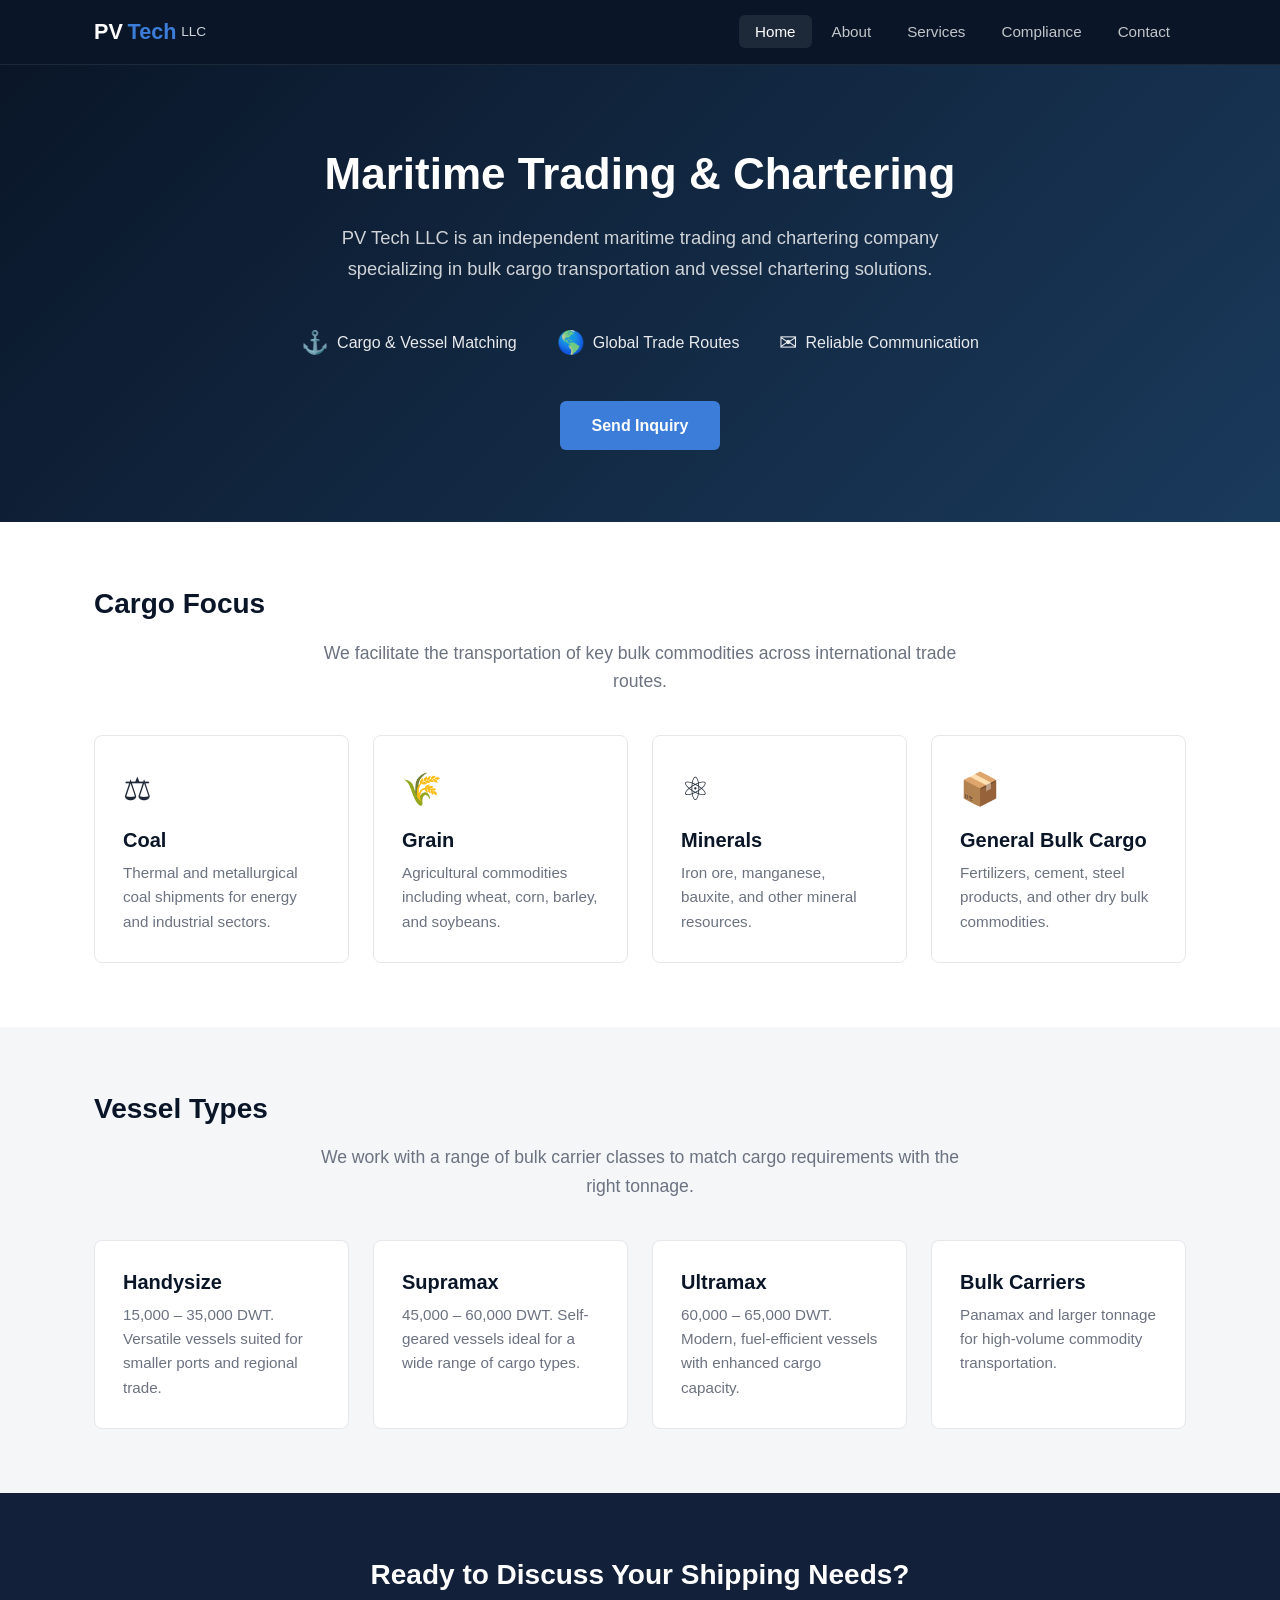
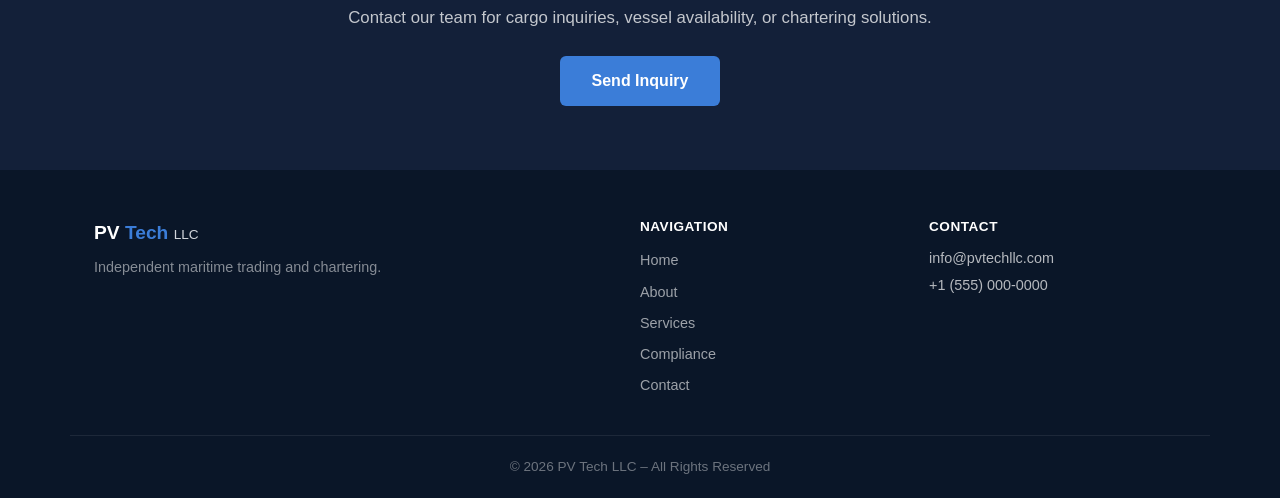
<file: pvtech-website/index.html>
<!DOCTYPE html>
<html lang="en">
<head>
    <meta charset="UTF-8">
    <meta name="viewport" content="width=device-width, initial-scale=1.0">
    <meta name="description" content="PV Tech LLC – Independent maritime trading and chartering company specializing in bulk cargo transportation and vessel chartering solutions.">
    <meta name="keywords" content="maritime trading, vessel chartering, bulk cargo, shipping, freight, cargo brokerage">
    <title>PV Tech LLC – Maritime Trading & Chartering</title>
    <link rel="stylesheet" href="css/style.css">
</head>
<body>
    <header class="site-header">
        <div class="container header-inner">
            <a href="index.html" class="logo">
                <span class="logo-pv">PV</span> <span class="logo-tech">Tech</span> <span class="logo-llc">LLC</span>
            </a>
            <button class="mobile-menu-btn" aria-label="Toggle navigation">
                <span></span><span></span><span></span>
            </button>
            <nav class="main-nav">
                <ul>
                    <li><a href="index.html" class="active">Home</a></li>
                    <li><a href="about.html">About</a></li>
                    <li><a href="services.html">Services</a></li>
                    <li><a href="compliance.html">Compliance</a></li>
                    <li><a href="contact.html">Contact</a></li>
                </ul>
            </nav>
        </div>
    </header>

    <section class="hero">
        <div class="container">
            <h1>Maritime Trading &amp; Chartering</h1>
            <p class="hero-subtitle">PV Tech LLC is an independent maritime trading and chartering company specializing in bulk cargo transportation and vessel chartering solutions.</p>
            <div class="hero-points">
                <div class="hero-point">
                    <span class="hero-icon">&#9875;</span>
                    <span>Cargo &amp; Vessel Matching</span>
                </div>
                <div class="hero-point">
                    <span class="hero-icon">&#127758;</span>
                    <span>Global Trade Routes</span>
                </div>
                <div class="hero-point">
                    <span class="hero-icon">&#9993;</span>
                    <span>Reliable Communication</span>
                </div>
            </div>
            <a href="contact.html" class="btn btn-primary">Send Inquiry</a>
        </div>
    </section>

    <section class="section cargo-focus">
        <div class="container">
            <h2>Cargo Focus</h2>
            <p class="section-intro">We facilitate the transportation of key bulk commodities across international trade routes.</p>
            <div class="card-grid">
                <div class="card">
                    <div class="card-icon">&#9878;</div>
                    <h3>Coal</h3>
                    <p>Thermal and metallurgical coal shipments for energy and industrial sectors.</p>
                </div>
                <div class="card">
                    <div class="card-icon">&#127806;</div>
                    <h3>Grain</h3>
                    <p>Agricultural commodities including wheat, corn, barley, and soybeans.</p>
                </div>
                <div class="card">
                    <div class="card-icon">&#9883;</div>
                    <h3>Minerals</h3>
                    <p>Iron ore, manganese, bauxite, and other mineral resources.</p>
                </div>
                <div class="card">
                    <div class="card-icon">&#128230;</div>
                    <h3>General Bulk Cargo</h3>
                    <p>Fertilizers, cement, steel products, and other dry bulk commodities.</p>
                </div>
            </div>
        </div>
    </section>

    <section class="section vessel-types">
        <div class="container">
            <h2>Vessel Types</h2>
            <p class="section-intro">We work with a range of bulk carrier classes to match cargo requirements with the right tonnage.</p>
            <div class="card-grid">
                <div class="card">
                    <h3>Handysize</h3>
                    <p>15,000 – 35,000 DWT. Versatile vessels suited for smaller ports and regional trade.</p>
                </div>
                <div class="card">
                    <h3>Supramax</h3>
                    <p>45,000 – 60,000 DWT. Self-geared vessels ideal for a wide range of cargo types.</p>
                </div>
                <div class="card">
                    <h3>Ultramax</h3>
                    <p>60,000 – 65,000 DWT. Modern, fuel-efficient vessels with enhanced cargo capacity.</p>
                </div>
                <div class="card">
                    <h3>Bulk Carriers</h3>
                    <p>Panamax and larger tonnage for high-volume commodity transportation.</p>
                </div>
            </div>
        </div>
    </section>

    <section class="section cta-section">
        <div class="container cta-inner">
            <h2>Ready to Discuss Your Shipping Needs?</h2>
            <p>Contact our team for cargo inquiries, vessel availability, or chartering solutions.</p>
            <a href="contact.html" class="btn btn-primary">Send Inquiry</a>
        </div>
    </section>

    <footer class="site-footer">
        <div class="container footer-inner">
            <div class="footer-brand">
                <span class="footer-logo"><span class="logo-pv">PV</span> <span class="logo-tech">Tech</span> <span class="logo-llc">LLC</span></span>
                <p>Independent maritime trading and chartering.</p>
            </div>
            <div class="footer-links">
                <h4>Navigation</h4>
                <ul>
                    <li><a href="index.html">Home</a></li>
                    <li><a href="about.html">About</a></li>
                    <li><a href="services.html">Services</a></li>
                    <li><a href="compliance.html">Compliance</a></li>
                    <li><a href="contact.html">Contact</a></li>
                </ul>
            </div>
            <div class="footer-contact">
                <h4>Contact</h4>
                <p>info@pvtechllc.com</p>
                <p>+1 (555) 000-0000</p>
            </div>
        </div>
        <div class="footer-bottom">
            <div class="container">
                <p>&copy; 2026 PV Tech LLC &ndash; All Rights Reserved</p>
            </div>
        </div>
    </footer>

    <script src="js/main.js"></script>
</body>
</html>
</file>
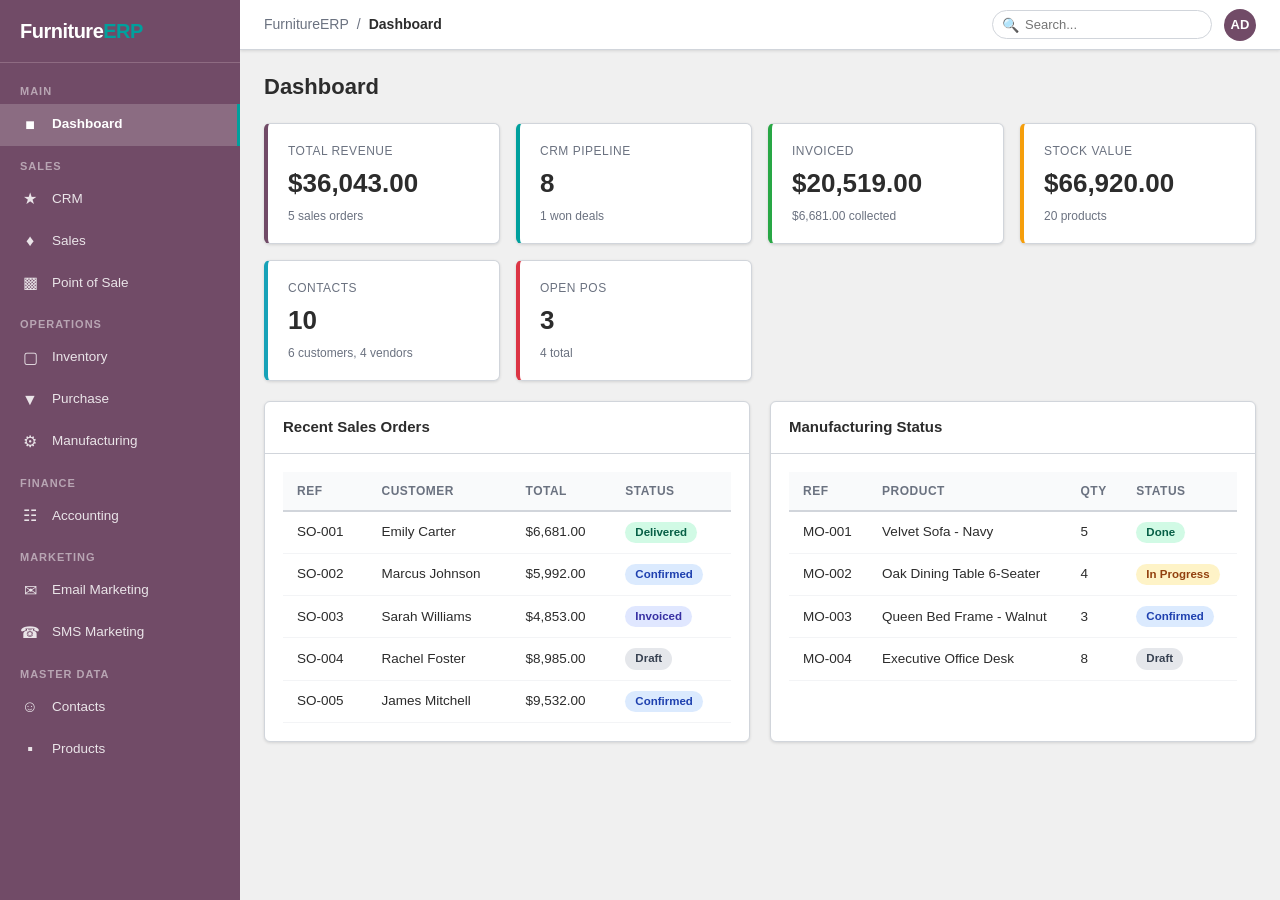
<file: FurnitureERP.html>
<!DOCTYPE html>
<html lang="en">
<head>
    <meta charset="UTF-8">
    <meta name="viewport" content="width=device-width, initial-scale=1.0">
    <title>FurnitureERP</title>
    <style>
/* ==============================================================================
   FurnitureERP - Odoo-inspired ERP Theme
   ============================================================================== */

:root {
    --primary: #714B67;
    --primary-dark: #5B3A52;
    --primary-light: #8E6B82;
    --accent: #00A09D;
    --accent-light: #E0F5F5;
    --success: #28a745;
    --warning: #F59E0B;
    --danger: #DC3545;
    --info: #17a2b8;
    --bg: #F0F0F0;
    --bg-white: #FFFFFF;
    --text: #2C2C2C;
    --text-muted: #6B7280;
    --border: #D1D5DB;
    --sidebar-width: 240px;
    --header-height: 50px;
    --shadow: 0 1px 3px rgba(0,0,0,0.12);
    --shadow-lg: 0 4px 12px rgba(0,0,0,0.15);
    --radius: 6px;
}

* { margin: 0; padding: 0; box-sizing: border-box; }

body {
    font-family: -apple-system, BlinkMacSystemFont, 'Segoe UI', Roboto, Oxygen, sans-serif;
    background: var(--bg);
    color: var(--text);
    font-size: 14px;
    line-height: 1.5;
}

.app-layout { display: flex; min-height: 100vh; }

.sidebar {
    width: var(--sidebar-width); background: var(--primary); color: #fff;
    position: fixed; top: 0; left: 0; bottom: 0; overflow-y: auto; z-index: 100; transition: transform 0.3s;
}
.sidebar-header { padding: 16px 20px; border-bottom: 1px solid var(--primary-light); display: flex; align-items: center; gap: 10px; }
.sidebar-header .logo { font-size: 20px; font-weight: 700; letter-spacing: -0.5px; }
.sidebar-header .logo span { color: var(--accent); }
.sidebar-nav { padding: 8px 0; }
.nav-section { padding: 12px 20px 4px; font-size: 11px; text-transform: uppercase; letter-spacing: 1px; color: rgba(255,255,255,0.5); font-weight: 600; }
.nav-item { display: flex; align-items: center; gap: 12px; padding: 9px 20px; color: rgba(255,255,255,0.85); cursor: pointer; transition: all 0.15s; text-decoration: none; font-size: 13.5px; }
.nav-item:hover { background: rgba(255,255,255,0.1); color: #fff; }
.nav-item.active { background: rgba(255,255,255,0.18); color: #fff; font-weight: 600; border-right: 3px solid var(--accent); }
.nav-item .icon { width: 20px; text-align: center; font-size: 16px; }
.main-area { margin-left: var(--sidebar-width); flex: 1; display: flex; flex-direction: column; }

.top-header { height: var(--header-height); background: var(--bg-white); border-bottom: 1px solid var(--border); display: flex; align-items: center; justify-content: space-between; padding: 0 24px; position: sticky; top: 0; z-index: 50; box-shadow: var(--shadow); }
.header-left { display: flex; align-items: center; gap: 16px; }
.breadcrumb { display: flex; align-items: center; gap: 8px; font-size: 14px; color: var(--text-muted); }
.breadcrumb .current { color: var(--text); font-weight: 600; }
.header-right { display: flex; align-items: center; gap: 12px; }
.search-box { position: relative; }
.search-box input { padding: 6px 12px 6px 32px; border: 1px solid var(--border); border-radius: 20px; font-size: 13px; width: 220px; outline: none; transition: border-color 0.2s; }
.search-box input:focus { border-color: var(--primary); }
.search-box .search-icon { position: absolute; left: 10px; top: 50%; transform: translateY(-50%); color: var(--text-muted); }
.user-avatar { width: 32px; height: 32px; border-radius: 50%; background: var(--primary); color: #fff; display: flex; align-items: center; justify-content: center; font-weight: 600; font-size: 13px; }

.content-area { padding: 20px 24px; flex: 1; }
.page-header { display: flex; align-items: center; justify-content: space-between; margin-bottom: 20px; }
.page-title { font-size: 22px; font-weight: 700; color: var(--text); }
.page-actions { display: flex; gap: 8px; }

.btn { display: inline-flex; align-items: center; gap: 6px; padding: 7px 16px; border: 1px solid transparent; border-radius: var(--radius); font-size: 13px; font-weight: 500; cursor: pointer; transition: all 0.15s; text-decoration: none; white-space: nowrap; }
.btn-primary { background: var(--primary); color: #fff; }
.btn-primary:hover { background: var(--primary-dark); }
.btn-success { background: var(--success); color: #fff; }
.btn-success:hover { opacity: 0.9; }
.btn-danger { background: var(--danger); color: #fff; }
.btn-danger:hover { opacity: 0.9; }
.btn-outline { background: #fff; border-color: var(--border); color: var(--text); }
.btn-outline:hover { background: var(--bg); }
.btn-sm { padding: 4px 10px; font-size: 12px; }
.btn-accent { background: var(--accent); color: #fff; }
.btn-accent:hover { opacity: 0.9; }
.btn-warning { background: var(--warning); color: #fff; }

.card { background: var(--bg-white); border-radius: var(--radius); box-shadow: var(--shadow); border: 1px solid var(--border); }
.card-header { padding: 14px 18px; border-bottom: 1px solid var(--border); font-weight: 600; font-size: 15px; display: flex; align-items: center; justify-content: space-between; }
.card-body { padding: 18px; }

.stats-grid { display: grid; grid-template-columns: repeat(auto-fit, minmax(200px, 1fr)); gap: 16px; margin-bottom: 20px; }
.stat-card { background: var(--bg-white); border-radius: var(--radius); padding: 18px 20px; box-shadow: var(--shadow); border: 1px solid var(--border); border-left: 4px solid var(--primary); }
.stat-card.accent { border-left-color: var(--accent); }
.stat-card.success { border-left-color: var(--success); }
.stat-card.warning { border-left-color: var(--warning); }
.stat-card.danger { border-left-color: var(--danger); }
.stat-card.info { border-left-color: var(--info); }
.stat-label { font-size: 12px; color: var(--text-muted); text-transform: uppercase; letter-spacing: 0.5px; margin-bottom: 4px; }
.stat-value { font-size: 26px; font-weight: 700; color: var(--text); }
.stat-sub { font-size: 12px; color: var(--text-muted); margin-top: 4px; }

.table-wrapper { overflow-x: auto; }
table { width: 100%; border-collapse: collapse; }
table th { background: #F9FAFB; padding: 10px 14px; text-align: left; font-size: 12px; font-weight: 600; color: var(--text-muted); text-transform: uppercase; letter-spacing: 0.5px; border-bottom: 2px solid var(--border); }
table td { padding: 10px 14px; border-bottom: 1px solid #F3F4F6; font-size: 13.5px; }
table tr:hover { background: #F9FAFB; }
table tr { cursor: pointer; }

.badge { display: inline-block; padding: 2px 10px; border-radius: 12px; font-size: 11.5px; font-weight: 600; text-transform: capitalize; }
.badge-new, .badge-draft { background: #E5E7EB; color: #374151; }
.badge-qualified, .badge-confirmed, .badge-sent { background: #DBEAFE; color: #1E40AF; }
.badge-proposition, .badge-in_progress, .badge-sending, .badge-scheduled { background: #FEF3C7; color: #92400E; }
.badge-won, .badge-paid, .badge-done, .badge-received, .badge-completed, .badge-delivered { background: #D1FAE5; color: #065F46; }
.badge-lost, .badge-cancelled, .badge-overdue { background: #FEE2E2; color: #991B1B; }
.badge-invoiced { background: #E0E7FF; color: #3730A3; }

.modal-overlay { position: fixed; inset: 0; background: rgba(0,0,0,0.4); z-index: 200; display: flex; align-items: center; justify-content: center; opacity: 0; visibility: hidden; transition: all 0.2s; }
.modal-overlay.show { opacity: 1; visibility: visible; }
.modal { background: var(--bg-white); border-radius: 8px; box-shadow: var(--shadow-lg); width: 90%; max-width: 640px; max-height: 85vh; overflow-y: auto; transform: translateY(20px); transition: transform 0.2s; }
.modal-overlay.show .modal { transform: translateY(0); }
.modal-header { padding: 16px 20px; border-bottom: 1px solid var(--border); display: flex; align-items: center; justify-content: space-between; font-size: 17px; font-weight: 600; }
.modal-close { background: none; border: none; font-size: 22px; cursor: pointer; color: var(--text-muted); padding: 4px; line-height: 1; }
.modal-body { padding: 20px; }
.modal-footer { padding: 14px 20px; border-top: 1px solid var(--border); display: flex; justify-content: flex-end; gap: 8px; }

.form-group { margin-bottom: 14px; }
.form-group label { display: block; font-size: 12.5px; font-weight: 600; color: var(--text-muted); margin-bottom: 4px; }
.form-control { width: 100%; padding: 8px 12px; border: 1px solid var(--border); border-radius: var(--radius); font-size: 13.5px; outline: none; transition: border-color 0.2s; font-family: inherit; }
.form-control:focus { border-color: var(--primary); box-shadow: 0 0 0 3px rgba(113, 75, 103, 0.1); }
textarea.form-control { min-height: 80px; resize: vertical; }
select.form-control { appearance: auto; }
.form-row { display: grid; grid-template-columns: 1fr 1fr; gap: 12px; }

.kanban-board { display: flex; gap: 16px; overflow-x: auto; padding-bottom: 16px; }
.kanban-column { min-width: 270px; flex: 1; background: var(--bg); border-radius: var(--radius); border: 1px solid var(--border); }
.kanban-column-header { padding: 12px 14px; font-weight: 600; font-size: 13.5px; border-bottom: 1px solid var(--border); background: #F9FAFB; border-radius: var(--radius) var(--radius) 0 0; display: flex; align-items: center; justify-content: space-between; }
.kanban-column-header .count { background: var(--primary); color: #fff; font-size: 11px; padding: 1px 8px; border-radius: 10px; }
.kanban-cards { padding: 10px; min-height: 100px; }
.kanban-card { background: var(--bg-white); border-radius: var(--radius); padding: 12px; margin-bottom: 8px; box-shadow: var(--shadow); border: 1px solid var(--border); cursor: pointer; transition: box-shadow 0.15s; }
.kanban-card:hover { box-shadow: var(--shadow-lg); }
.kanban-card-title { font-weight: 600; font-size: 13.5px; margin-bottom: 4px; }
.kanban-card-sub { font-size: 12px; color: var(--text-muted); }
.kanban-card-amount { font-size: 15px; font-weight: 700; color: var(--primary); margin-top: 6px; }

.pos-layout { display: grid; grid-template-columns: 1fr 380px; gap: 20px; height: calc(100vh - var(--header-height) - 90px); }
.pos-products-grid { display: grid; grid-template-columns: repeat(auto-fill, minmax(150px, 1fr)); gap: 12px; align-content: start; overflow-y: auto; padding: 4px; }
.pos-product-card { background: var(--bg-white); border: 1px solid var(--border); border-radius: var(--radius); padding: 14px; text-align: center; cursor: pointer; transition: all 0.15s; }
.pos-product-card:hover { border-color: var(--primary); box-shadow: var(--shadow-lg); }
.pos-product-icon { font-size: 32px; margin-bottom: 6px; }
.pos-product-name { font-size: 12.5px; font-weight: 600; margin-bottom: 2px; line-height: 1.3; }
.pos-product-price { font-size: 14px; font-weight: 700; color: var(--primary); }
.pos-cart { background: var(--bg-white); border: 1px solid var(--border); border-radius: var(--radius); display: flex; flex-direction: column; }
.pos-cart-header { padding: 14px 16px; border-bottom: 1px solid var(--border); font-weight: 600; font-size: 15px; }
.pos-cart-items { flex: 1; overflow-y: auto; padding: 8px 0; }
.pos-cart-item { display: flex; align-items: center; justify-content: space-between; padding: 8px 16px; border-bottom: 1px solid #F3F4F6; }
.pos-cart-item-info { flex: 1; }
.pos-cart-item-name { font-weight: 500; font-size: 13px; }
.pos-cart-item-price { font-size: 12px; color: var(--text-muted); }
.pos-cart-item-qty { display: flex; align-items: center; gap: 6px; }
.pos-cart-item-qty button { width: 24px; height: 24px; border: 1px solid var(--border); border-radius: 4px; background: #fff; cursor: pointer; font-size: 14px; display: flex; align-items: center; justify-content: center; }
.pos-cart-item-subtotal { font-weight: 600; min-width: 70px; text-align: right; font-size: 13px; }
.pos-cart-footer { border-top: 2px solid var(--border); padding: 14px 16px; }
.pos-totals-row { display: flex; justify-content: space-between; padding: 3px 0; font-size: 13px; }
.pos-totals-row.total { font-size: 18px; font-weight: 700; color: var(--primary); padding-top: 8px; margin-top: 4px; border-top: 1px solid var(--border); }
.pos-payment-buttons { display: flex; gap: 8px; margin-top: 12px; }
.pos-payment-buttons .btn { flex: 1; justify-content: center; }

.tabs { display: flex; gap: 0; border-bottom: 2px solid var(--border); margin-bottom: 16px; }
.tab { padding: 8px 18px; cursor: pointer; font-size: 13.5px; font-weight: 500; color: var(--text-muted); border-bottom: 2px solid transparent; margin-bottom: -2px; transition: all 0.15s; }
.tab:hover { color: var(--text); }
.tab.active { color: var(--primary); border-bottom-color: var(--primary); font-weight: 600; }

.detail-grid { display: grid; grid-template-columns: 1fr 1fr; gap: 20px; }
.detail-field { margin-bottom: 12px; }
.detail-label { font-size: 12px; color: var(--text-muted); text-transform: uppercase; letter-spacing: 0.5px; margin-bottom: 2px; }
.detail-value { font-size: 14px; font-weight: 500; }

.empty-state { text-align: center; padding: 60px 20px; color: var(--text-muted); }
.empty-state .icon { font-size: 48px; margin-bottom: 12px; opacity: 0.4; }
.empty-state p { font-size: 15px; }

.toast-container { position: fixed; bottom: 20px; right: 20px; z-index: 999; display: flex; flex-direction: column; gap: 8px; }
.toast { background: #333; color: #fff; padding: 12px 20px; border-radius: var(--radius); font-size: 13.5px; box-shadow: var(--shadow-lg); animation: slideIn 0.3s ease; max-width: 350px; }
.toast.success { background: var(--success); }
.toast.error { background: var(--danger); }
@keyframes slideIn { from { transform: translateX(100%); opacity: 0; } to { transform: translateX(0); opacity: 1; } }

@media (max-width: 768px) {
    .sidebar { transform: translateX(-100%); }
    .sidebar.open { transform: translateX(0); }
    .main-area { margin-left: 0; }
    .pos-layout { grid-template-columns: 1fr; }
    .detail-grid { grid-template-columns: 1fr; }
    .form-row { grid-template-columns: 1fr; }
    .stats-grid { grid-template-columns: 1fr 1fr; }
}

@media print {
    .sidebar, .top-header, .page-actions, .modal-overlay { display: none !important; }
    .main-area { margin-left: 0; }
    .content-area { padding: 0; }
}

.email-preview { background: #f9f9f9; border: 1px solid var(--border); border-radius: var(--radius); padding: 20px; margin-top: 8px; min-height: 120px; }
.sms-char-count { font-size: 11px; color: var(--text-muted); text-align: right; margin-top: 4px; }

.divider { border: none; border-top: 1px solid var(--border); margin: 16px 0; }
.text-muted { color: var(--text-muted); }
.text-success { color: var(--success); }
.text-danger { color: var(--danger); }
.text-primary { color: var(--primary); }
.fw-bold { font-weight: 600; }
.mt-2 { margin-top: 8px; }
.mt-4 { margin-top: 16px; }
.mb-2 { margin-bottom: 8px; }
.mb-4 { margin-bottom: 16px; }
.gap-2 { gap: 8px; }
.flex { display: flex; }
.items-center { align-items: center; }
.justify-between { justify-content: space-between; }

    </style>
</head>
<body>
<div class="app-layout" id="app">
    <aside class="sidebar" id="sidebar">
        <div class="sidebar-header">
            <div class="logo">Furniture<span>ERP</span></div>
        </div>
        <nav class="sidebar-nav">
            <div class="nav-section">Main</div>
            <a class="nav-item active" data-page="dashboard" onclick="navigate('dashboard')">
                <span class="icon">&#9632;</span> Dashboard
            </a>
            <div class="nav-section">Sales</div>
            <a class="nav-item" data-page="crm" onclick="navigate('crm')">
                <span class="icon">&#9733;</span> CRM
            </a>
            <a class="nav-item" data-page="sales" onclick="navigate('sales')">
                <span class="icon">&#9830;</span> Sales
            </a>
            <a class="nav-item" data-page="pos" onclick="navigate('pos')">
                <span class="icon">&#9641;</span> Point of Sale
            </a>
            <div class="nav-section">Operations</div>
            <a class="nav-item" data-page="inventory" onclick="navigate('inventory')">
                <span class="icon">&#9634;</span> Inventory
            </a>
            <a class="nav-item" data-page="purchase" onclick="navigate('purchase')">
                <span class="icon">&#9660;</span> Purchase
            </a>
            <a class="nav-item" data-page="manufacturing" onclick="navigate('manufacturing')">
                <span class="icon">&#9881;</span> Manufacturing
            </a>
            <div class="nav-section">Finance</div>
            <a class="nav-item" data-page="accounting" onclick="navigate('accounting')">
                <span class="icon">&#9783;</span> Accounting
            </a>
            <div class="nav-section">Marketing</div>
            <a class="nav-item" data-page="email-marketing" onclick="navigate('email-marketing')">
                <span class="icon">&#9993;</span> Email Marketing
            </a>
            <a class="nav-item" data-page="sms-marketing" onclick="navigate('sms-marketing')">
                <span class="icon">&#9742;</span> SMS Marketing
            </a>
            <div class="nav-section">Master Data</div>
            <a class="nav-item" data-page="contacts" onclick="navigate('contacts')">
                <span class="icon">&#9786;</span> Contacts
            </a>
            <a class="nav-item" data-page="products" onclick="navigate('products')">
                <span class="icon">&#9642;</span> Products
            </a>
        </nav>
    </aside>

    <div class="main-area">
        <header class="top-header">
            <div class="header-left">
                <div class="breadcrumb">
                    <span>FurnitureERP</span>
                    <span>/</span>
                    <span class="current" id="breadcrumb-page">Dashboard</span>
                </div>
            </div>
            <div class="header-right">
                <div class="search-box">
                    <span class="search-icon">&#128269;</span>
                    <input type="text" placeholder="Search..." id="global-search">
                </div>
                <div class="user-avatar">AD</div>
            </div>
        </header>

        <main class="content-area" id="content">
        </main>
    </div>
</div>

<div class="modal-overlay" id="modal-overlay">
    <div class="modal" id="modal">
        <div class="modal-header">
            <span id="modal-title">Title</span>
            <button class="modal-close" onclick="closeModal()">&times;</button>
        </div>
        <div class="modal-body" id="modal-body"></div>
        <div class="modal-footer" id="modal-footer"></div>
    </div>
</div>

<div class="toast-container" id="toast-container"></div>


<script>
// ══════════════════════════════════════════════════════════════════════════════
// FurnitureERP — Standalone JavaScript (No Server Required)
// ══════════════════════════════════════════════════════════════════════════════

// ── Data Store ────────────────────────────────────────────────────────────────

let nextId = 100;
function genId() { return nextId++; }
function today() { return new Date().toISOString().slice(0, 10); }
function money(n) { return '$' + Number(n).toLocaleString('en-US', {minimumFractionDigits:2, maximumFractionDigits:2}); }

const DB = {
    contacts: [
        {id:1, name:'Emily Carter', email:'emily@livingstyle.com', phone:'555-0101', company:'Living Style Co.', is_customer:true, is_vendor:false, city:'New York', state:'NY', address:'123 Broadway', notes:'Preferred customer, bulk buyer', opt_in_email:true, opt_in_sms:true},
        {id:2, name:'Marcus Johnson', email:'marcus@urbaninteriors.com', phone:'555-0102', company:'Urban Interiors', is_customer:true, is_vendor:false, city:'Chicago', state:'IL', address:'456 Michigan Ave', notes:'Interior design firm', opt_in_email:true, opt_in_sms:false},
        {id:3, name:'Sarah Williams', email:'sarah@homeelegance.com', phone:'555-0103', company:'Home Elegance', is_customer:true, is_vendor:false, city:'Los Angeles', state:'CA', address:'789 Sunset Blvd', notes:'High-end residential projects', opt_in_email:true, opt_in_sms:true},
        {id:4, name:'David Chen', email:'david@modernhome.com', phone:'555-0104', company:'Modern Home Depot', is_customer:true, is_vendor:false, city:'San Francisco', state:'CA', address:'321 Market St', notes:'Regular quarterly orders', opt_in_email:false, opt_in_sms:true},
        {id:5, name:'Oak Valley Timber', email:'sales@oakvalley.com', phone:'555-0201', company:'Oak Valley Timber', is_customer:false, is_vendor:true, city:'Portland', state:'OR', address:'100 Lumber Rd', notes:'Primary hardwood supplier', opt_in_email:true, opt_in_sms:false},
        {id:6, name:'Steel Frame Industries', email:'orders@steelframe.com', phone:'555-0202', company:'Steel Frame Industries', is_customer:false, is_vendor:true, city:'Pittsburgh', state:'PA', address:'200 Steel Way', notes:'Metal components and frames', opt_in_email:true, opt_in_sms:true},
        {id:7, name:'Comfort Fabrics Ltd', email:'info@comfortfab.com', phone:'555-0203', company:'Comfort Fabrics Ltd', is_customer:false, is_vendor:true, city:'Charlotte', state:'NC', address:'300 Textile Dr', notes:'Upholstery fabrics and foam', opt_in_email:true, opt_in_sms:false},
        {id:8, name:'Glass & Mirror Pro', email:'info@glasspro.com', phone:'555-0204', company:'Glass & Mirror Pro', is_customer:false, is_vendor:true, city:'Phoenix', state:'AZ', address:'400 Desert Blvd', notes:'Glass tabletops and mirrors', opt_in_email:true, opt_in_sms:true},
        {id:9, name:'Rachel Foster', email:'rachel@boutiquehotel.com', phone:'555-0105', company:'Boutique Hotel Group', is_customer:true, is_vendor:false, city:'Miami', state:'FL', address:'500 Ocean Dr', notes:'Hotel furnishing contracts', opt_in_email:true, opt_in_sms:true},
        {id:10, name:'James Mitchell', email:'james@officespace.com', phone:'555-0106', company:'Office Space Inc.', is_customer:true, is_vendor:false, city:'Austin', state:'TX', address:'600 Tech Blvd', notes:'Corporate office furniture', opt_in_email:true, opt_in_sms:false},
    ],
    products: [
        {id:1, name:'Velvet Sofa - Navy', sku:'SOF-001', category:'Sofas', price:1299.00, cost:650.00, stock:12, icon:'&#128715;', type:'product'},
        {id:2, name:'Leather Sectional - Brown', sku:'SOF-002', category:'Sofas', price:2499.00, cost:1200.00, stock:5, icon:'&#128715;', type:'product'},
        {id:3, name:'Oak Dining Table 6-Seater', sku:'TBL-001', category:'Tables', price:899.00, cost:420.00, stock:8, icon:'&#9638;', type:'product'},
        {id:4, name:'Glass Coffee Table', sku:'TBL-002', category:'Tables', price:449.00, cost:180.00, stock:15, icon:'&#9638;', type:'product'},
        {id:5, name:'Executive Office Desk', sku:'DSK-001', category:'Desks', price:749.00, cost:350.00, stock:10, icon:'&#9638;', type:'product'},
        {id:6, name:'Standing Desk - Adjustable', sku:'DSK-002', category:'Desks', price:599.00, cost:280.00, stock:18, icon:'&#9638;', type:'product'},
        {id:7, name:'Ergonomic Office Chair', sku:'CHR-001', category:'Chairs', price:399.00, cost:170.00, stock:25, icon:'&#9641;', type:'product'},
        {id:8, name:'Dining Chair Set (4)', sku:'CHR-002', category:'Chairs', price:599.00, cost:250.00, stock:14, icon:'&#9641;', type:'product'},
        {id:9, name:'Queen Bed Frame - Walnut', sku:'BED-001', category:'Beds', price:999.00, cost:480.00, stock:6, icon:'&#9644;', type:'product'},
        {id:10, name:'King Bed Frame - Oak', sku:'BED-002', category:'Beds', price:1299.00, cost:620.00, stock:4, icon:'&#9644;', type:'product'},
        {id:11, name:'Wardrobe Cabinet - White', sku:'CAB-001', category:'Cabinets', price:849.00, cost:400.00, stock:7, icon:'&#9634;', type:'product'},
        {id:12, name:'Kitchen Cabinet Set', sku:'CAB-002', category:'Cabinets', price:1599.00, cost:750.00, stock:3, icon:'&#9634;', type:'product'},
        {id:13, name:'Floating Wall Shelf (Set 3)', sku:'SHL-001', category:'Shelves', price:149.00, cost:55.00, stock:30, icon:'&#9644;', type:'product'},
        {id:14, name:'Bookshelf 5-Tier', sku:'SHL-002', category:'Shelves', price:329.00, cost:140.00, stock:11, icon:'&#9644;', type:'product'},
        {id:15, name:'Patio Lounge Chair', sku:'OUT-001', category:'Outdoor', price:449.00, cost:200.00, stock:20, icon:'&#9728;', type:'product'},
        {id:16, name:'Garden Dining Set', sku:'OUT-002', category:'Outdoor', price:1199.00, cost:550.00, stock:6, icon:'&#9728;', type:'product'},
        {id:17, name:'Decorative Throw Pillow', sku:'ACC-001', category:'Accessories', price:39.00, cost:12.00, stock:50, icon:'&#10026;', type:'product'},
        {id:18, name:'Table Lamp - Brass', sku:'ACC-002', category:'Accessories', price:89.00, cost:35.00, stock:22, icon:'&#10026;', type:'product'},
        {id:19, name:'Hardwood Lumber (per board ft)', sku:'RAW-001', category:'Raw Materials', price:12.00, cost:8.00, stock:500, icon:'&#9648;', type:'raw'},
        {id:20, name:'Upholstery Fabric (per yard)', sku:'RAW-002', category:'Raw Materials', price:25.00, cost:15.00, stock:300, icon:'&#9648;', type:'raw'},
    ],
    leads: [
        {id:1, name:'Hotel Lobby Renovation', contact_id:9, email:'rachel@boutiquehotel.com', phone:'555-0105', stage:'won', expected_revenue:45000, probability:100, notes:'Complete lobby and lounge furniture package', created_at:'2026-02-10'},
        {id:2, name:'Office Expansion Project', contact_id:10, email:'james@officespace.com', phone:'555-0106', stage:'proposition', expected_revenue:28000, probability:60, notes:'50 workstations + conference rooms', created_at:'2026-02-18'},
        {id:3, name:'Apartment Complex Furnishing', contact_id:1, email:'emily@livingstyle.com', phone:'555-0101', stage:'qualified', expected_revenue:62000, probability:40, notes:'Furnishing for 30 apartment units', created_at:'2026-02-25'},
        {id:4, name:'Restaurant Interior Design', contact_id:2, email:'marcus@urbaninteriors.com', phone:'555-0102', stage:'new', expected_revenue:18000, probability:20, notes:'Tables and chairs for new restaurant', created_at:'2026-03-01'},
        {id:5, name:'Luxury Condo Staging', contact_id:3, email:'sarah@homeelegance.com', phone:'555-0103', stage:'new', expected_revenue:35000, probability:15, notes:'Staging furniture for 5 luxury condos', created_at:'2026-03-03'},
        {id:6, name:'Co-working Space Setup', contact_id:4, email:'david@modernhome.com', phone:'555-0104', stage:'qualified', expected_revenue:22000, probability:50, notes:'Desks, chairs, lounge area', created_at:'2026-02-20'},
        {id:7, name:'Beach Resort Outdoor', contact_id:9, email:'rachel@boutiquehotel.com', phone:'555-0105', stage:'proposition', expected_revenue:31000, probability:55, notes:'Pool and patio furniture for resort', created_at:'2026-02-15'},
        {id:8, name:'Showroom Redesign', contact_id:1, email:'emily@livingstyle.com', phone:'555-0101', stage:'lost', expected_revenue:15000, probability:0, notes:'Lost to competitor pricing', created_at:'2026-01-10'},
    ],
    salesOrders: [
        {id:1, ref:'SO-001', customer_id:1, customer_name:'Emily Carter', date:'2026-02-15', status:'delivered', lines:[{product_id:1,name:'Velvet Sofa - Navy',qty:3,price:1299},{product_id:7,name:'Ergonomic Office Chair',qty:6,price:399},{product_id:17,name:'Decorative Throw Pillow',qty:10,price:39}], notes:'Delivery to showroom'},
        {id:2, ref:'SO-002', customer_id:2, customer_name:'Marcus Johnson', date:'2026-02-20', status:'confirmed', lines:[{product_id:3,name:'Oak Dining Table 6-Seater',qty:4,price:899},{product_id:8,name:'Dining Chair Set (4)',qty:4,price:599}], notes:'Restaurant project phase 1'},
        {id:3, ref:'SO-003', customer_id:3, customer_name:'Sarah Williams', date:'2026-02-28', status:'invoiced', lines:[{product_id:9,name:'Queen Bed Frame - Walnut',qty:2,price:999},{product_id:2,name:'Leather Sectional - Brown',qty:1,price:2499},{product_id:18,name:'Table Lamp - Brass',qty:4,price:89}], notes:'Luxury condo units 1 & 2'},
        {id:4, ref:'SO-004', customer_id:9, customer_name:'Rachel Foster', date:'2026-03-02', status:'draft', lines:[{product_id:15,name:'Patio Lounge Chair',qty:12,price:449},{product_id:16,name:'Garden Dining Set',qty:3,price:1199}], notes:'Hotel pool area'},
        {id:5, ref:'SO-005', customer_id:10, customer_name:'James Mitchell', date:'2026-03-05', status:'confirmed', lines:[{product_id:5,name:'Executive Office Desk',qty:5,price:749},{product_id:7,name:'Ergonomic Office Chair',qty:10,price:399},{product_id:6,name:'Standing Desk - Adjustable',qty:3,price:599}], notes:'Office expansion floor 3'},
    ],
    purchaseOrders: [
        {id:1, ref:'PO-001', vendor_id:5, vendor_name:'Oak Valley Timber', date:'2026-02-10', status:'received', lines:[{product_id:19,name:'Hardwood Lumber (per board ft)',qty:200,price:8}], notes:'Monthly lumber supply'},
        {id:2, ref:'PO-002', vendor_id:7, vendor_name:'Comfort Fabrics Ltd', date:'2026-02-18', status:'confirmed', lines:[{product_id:20,name:'Upholstery Fabric (per yard)',qty:150,price:15}], notes:'Q1 fabric order'},
        {id:3, ref:'PO-003', vendor_id:6, vendor_name:'Steel Frame Industries', date:'2026-03-01', status:'draft', lines:[{product_id:19,name:'Steel Tubes (bundle)',qty:50,price:45},{product_id:19,name:'Bracket Set',qty:100,price:12}], notes:'Manufacturing supplies'},
        {id:4, ref:'PO-004', vendor_id:8, vendor_name:'Glass & Mirror Pro', date:'2026-03-04', status:'confirmed', lines:[{product_id:19,name:'Tempered Glass 48x24',qty:20,price:65},{product_id:19,name:'Mirror Panel 36x24',qty:10,price:42}], notes:'Table tops and mirrors'},
    ],
    invoices: [
        {id:1, ref:'INV-001', type:'customer', contact_id:1, contact_name:'Emily Carter', date:'2026-02-20', due_date:'2026-03-20', status:'paid', lines:[{description:'Velvet Sofa - Navy x3',qty:3,price:1299},{description:'Ergonomic Office Chair x6',qty:6,price:399},{description:'Decorative Throw Pillow x10',qty:10,price:39}]},
        {id:2, ref:'INV-002', type:'customer', contact_id:3, contact_name:'Sarah Williams', date:'2026-03-01', due_date:'2026-03-31', status:'sent', lines:[{description:'Queen Bed Frame - Walnut x2',qty:2,price:999},{description:'Leather Sectional - Brown',qty:1,price:2499},{description:'Table Lamp - Brass x4',qty:4,price:89}]},
        {id:3, ref:'INV-003', type:'vendor', contact_id:5, contact_name:'Oak Valley Timber', date:'2026-02-12', due_date:'2026-03-12', status:'paid', lines:[{description:'Hardwood Lumber 200 board ft',qty:200,price:8}]},
        {id:4, ref:'INV-004', type:'vendor', contact_id:7, contact_name:'Comfort Fabrics Ltd', date:'2026-02-20', due_date:'2026-03-20', status:'sent', lines:[{description:'Upholstery Fabric 150 yards',qty:150,price:15}]},
        {id:5, ref:'INV-005', type:'customer', contact_id:9, contact_name:'Rachel Foster', date:'2026-03-05', due_date:'2026-04-04', status:'draft', lines:[{description:'Patio Lounge Chair x12',qty:12,price:449},{description:'Garden Dining Set x3',qty:3,price:1199}]},
    ],
    manufacturingOrders: [
        {id:1, ref:'MO-001', product_id:1, product_name:'Velvet Sofa - Navy', bom_id:1, qty:5, status:'done', start_date:'2026-02-01', end_date:'2026-02-14'},
        {id:2, ref:'MO-002', product_id:3, product_name:'Oak Dining Table 6-Seater', bom_id:2, qty:4, status:'in_progress', start_date:'2026-02-20', end_date:null},
        {id:3, ref:'MO-003', product_id:9, product_name:'Queen Bed Frame - Walnut', bom_id:3, qty:3, status:'confirmed', start_date:'2026-03-10', end_date:null},
        {id:4, ref:'MO-004', product_id:5, product_name:'Executive Office Desk', bom_id:null, qty:8, status:'draft', start_date:'2026-03-15', end_date:null},
    ],
    boms: [
        {id:1, product_id:1, product_name:'Velvet Sofa - Navy', lines:[{material:'Hardwood Frame',qty:1,unit:'piece',cost:120},{material:'Velvet Fabric',qty:8,unit:'yards',cost:25},{material:'High-density Foam',qty:4,unit:'blocks',cost:35},{material:'Sofa Legs - Brass',qty:4,unit:'pieces',cost:15}]},
        {id:2, product_id:3, product_name:'Oak Dining Table 6-Seater', lines:[{material:'Oak Lumber',qty:30,unit:'board ft',cost:8},{material:'Wood Stain - Walnut',qty:2,unit:'liters',cost:18},{material:'Table Leg Set',qty:1,unit:'set',cost:85},{material:'Hardware Kit',qty:1,unit:'kit',cost:25}]},
        {id:3, product_id:9, product_name:'Queen Bed Frame - Walnut', lines:[{material:'Walnut Lumber',qty:40,unit:'board ft',cost:10},{material:'Slat Support System',qty:1,unit:'set',cost:65},{material:'Headboard Upholstery',qty:3,unit:'yards',cost:30},{material:'Hardware Kit',qty:1,unit:'kit',cost:28}]},
    ],
    emailCampaigns: [
        {id:1, name:'Spring Collection Launch', subject:'Discover Our Spring 2026 Furniture Collection', status:'sent', sent:1250, opened:780, clicked:245, date:'2026-02-15', list_id:1},
        {id:2, name:'Warehouse Clearance Sale', subject:'Up to 40% Off - Warehouse Clearance Event', status:'sent', sent:2100, opened:1470, clicked:630, date:'2026-02-28', list_id:2},
        {id:3, name:'New Outdoor Collection', subject:'Get Ready for Summer - Outdoor Furniture Preview', status:'scheduled', sent:0, opened:0, clicked:0, date:'2026-03-15', list_id:1},
    ],
    smsCampaigns: [
        {id:1, name:'Flash Sale Alert', message:'FLASH SALE! 25% off all sofas this weekend only. Shop now at FurnitureERP.com. Reply STOP to unsubscribe.', status:'sent', sent:850, date:'2026-02-20'},
        {id:2, name:'Delivery Reminder', message:'Your FurnitureERP order is out for delivery today! Track at FurnitureERP.com/track. Reply STOP to unsubscribe.', status:'scheduled', sent:0, date:'2026-03-10'},
    ],
    mailingLists: [
        {id:1, name:'All Customers', count:6, contacts:[1,2,3,4,9,10]},
        {id:2, name:'VIP Buyers', count:3, contacts:[1,3,9]},
        {id:3, name:'Newsletter Subscribers', count:4, contacts:[1,2,3,10]},
    ],
    posCart: [],
};

// ── Utilities ────────────────────────────────────────────────────────────────

function toast(msg, type='success') {
    const c = document.getElementById('toast-container');
    const t = document.createElement('div');
    t.className = 'toast ' + type;
    t.textContent = msg;
    c.appendChild(t);
    setTimeout(() => t.remove(), 3000);
}

function openModal(title, bodyHtml, footerHtml='') {
    document.getElementById('modal-title').textContent = title;
    document.getElementById('modal-body').innerHTML = bodyHtml;
    document.getElementById('modal-footer').innerHTML = footerHtml;
    document.getElementById('modal-overlay').classList.add('show');
}

function closeModal() {
    document.getElementById('modal-overlay').classList.remove('show');
}

function badge(status) {
    return '<span class="badge badge-' + status + '">' + status.replace('_', ' ') + '</span>';
}

function orderTotal(lines) {
    return lines.reduce((s, l) => s + l.qty * l.price, 0);
}

let currentPage = 'dashboard';

function navigate(page) {
    currentPage = page;
    document.querySelectorAll('.nav-item').forEach(n => n.classList.remove('active'));
    const navItem = document.querySelector('.nav-item[data-page="'+page+'"]');
    if (navItem) navItem.classList.add('active');
    const names = {dashboard:'Dashboard',crm:'CRM',sales:'Sales',pos:'Point of Sale',inventory:'Inventory',purchase:'Purchase',manufacturing:'Manufacturing',accounting:'Accounting','email-marketing':'Email Marketing','sms-marketing':'SMS Marketing',contacts:'Contacts',products:'Products'};
    document.getElementById('breadcrumb-page').textContent = names[page] || page;
    const renderer = {
        dashboard: renderDashboard, crm: renderCRM, sales: renderSales, pos: renderPOS,
        inventory: renderInventory, purchase: renderPurchase, manufacturing: renderManufacturing,
        accounting: renderAccounting, 'email-marketing': renderEmailMarketing,
        'sms-marketing': renderSMSMarketing, contacts: renderContacts, products: renderProducts
    };
    if (renderer[page]) renderer[page]();
}

// ══════════════════════════════════════════════════════════════════════════════
// DASHBOARD
// ══════════════════════════════════════════════════════════════════════════════

function renderDashboard() {
    const totalProducts = DB.products.length;
    const totalContacts = DB.contacts.length;
    const totalSales = DB.salesOrders.length;
    const salesRevenue = DB.salesOrders.reduce((s,o) => s + orderTotal(o.lines), 0);
    const totalLeads = DB.leads.length;
    const wonDeals = DB.leads.filter(l => l.stage==='won').length;
    const openPOs = DB.purchaseOrders.filter(p => p.status!=='received').length;
    const mfgActive = DB.manufacturingOrders.filter(m => m.status==='in_progress').length;
    const totalInvoiced = DB.invoices.filter(i=>i.type==='customer').reduce((s,i)=>s+orderTotal(i.lines),0);
    const totalPaid = DB.invoices.filter(i=>i.type==='customer'&&i.status==='paid').reduce((s,i)=>s+orderTotal(i.lines),0);
    const stockValue = DB.products.reduce((s,p) => s + p.stock * p.cost, 0);

    document.getElementById('content').innerHTML = `
        <div class="page-header"><h1 class="page-title">Dashboard</h1></div>
        <div class="stats-grid">
            <div class="stat-card"><div class="stat-label">Total Revenue</div><div class="stat-value">${money(salesRevenue)}</div><div class="stat-sub">${totalSales} sales orders</div></div>
            <div class="stat-card accent"><div class="stat-label">CRM Pipeline</div><div class="stat-value">${totalLeads}</div><div class="stat-sub">${wonDeals} won deals</div></div>
            <div class="stat-card success"><div class="stat-label">Invoiced</div><div class="stat-value">${money(totalInvoiced)}</div><div class="stat-sub">${money(totalPaid)} collected</div></div>
            <div class="stat-card warning"><div class="stat-label">Stock Value</div><div class="stat-value">${money(stockValue)}</div><div class="stat-sub">${totalProducts} products</div></div>
            <div class="stat-card info"><div class="stat-label">Contacts</div><div class="stat-value">${totalContacts}</div><div class="stat-sub">${DB.contacts.filter(c=>c.is_customer).length} customers, ${DB.contacts.filter(c=>c.is_vendor).length} vendors</div></div>
            <div class="stat-card danger"><div class="stat-label">Open POs</div><div class="stat-value">${openPOs}</div><div class="stat-sub">${DB.purchaseOrders.length} total</div></div>
        </div>
        <div style="display:grid;grid-template-columns:1fr 1fr;gap:20px;">
            <div class="card"><div class="card-header">Recent Sales Orders</div><div class="card-body"><div class="table-wrapper"><table><thead><tr><th>Ref</th><th>Customer</th><th>Total</th><th>Status</th></tr></thead><tbody>
                ${DB.salesOrders.slice(0,5).map(o=>'<tr onclick="navigate(\'sales\')"><td>${o.ref}</td><td>${o.customer_name}</td><td>${money(orderTotal(o.lines))}</td><td>${badge(o.status)}</td></tr>'.replace(/\$\{o\.ref\}/g,o.ref).replace(/\$\{o\.customer_name\}/g,o.customer_name).replace(/\$\{money\(orderTotal\(o\.lines\)\)\}/g,money(orderTotal(o.lines))).replace(/\$\{badge\(o\.status\)\}/g,badge(o.status))).join('')}
            </tbody></table></div></div></div>
            <div class="card"><div class="card-header">Manufacturing Status</div><div class="card-body"><div class="table-wrapper"><table><thead><tr><th>Ref</th><th>Product</th><th>Qty</th><th>Status</th></tr></thead><tbody>
                ${DB.manufacturingOrders.map(m=>`<tr onclick="navigate('manufacturing')"><td>${m.ref}</td><td>${m.product_name}</td><td>${m.qty}</td><td>${badge(m.status)}</td></tr>`).join('')}
            </tbody></table></div></div></div>
        </div>
    `;
}

// ══════════════════════════════════════════════════════════════════════════════
// CRM
// ══════════════════════════════════════════════════════════════════════════════

function renderCRM() {
    const stages = ['new','qualified','proposition','won','lost'];
    const stageNames = {new:'New',qualified:'Qualified',proposition:'Proposition',won:'Won',lost:'Lost'};
    let html = `<div class="page-header"><h1 class="page-title">CRM Pipeline</h1><div class="page-actions"><button class="btn btn-primary" onclick="newLeadForm()">+ New Lead</button></div></div>`;
    html += '<div class="kanban-board">';
    stages.forEach(stage => {
        const cards = DB.leads.filter(l => l.stage === stage);
        html += `<div class="kanban-column"><div class="kanban-column-header">${stageNames[stage]} <span class="count">${cards.length}</span></div><div class="kanban-cards">`;
        cards.forEach(l => {
            html += `<div class="kanban-card" onclick="viewLead(${l.id})"><div class="kanban-card-title">${l.name}</div><div class="kanban-card-sub">${l.email}</div><div class="kanban-card-amount">${money(l.expected_revenue)}</div></div>`;
        });
        html += '</div></div>';
    });
    html += '</div>';
    document.getElementById('content').innerHTML = html;
}

function viewLead(id) {
    const l = DB.leads.find(x => x.id === id);
    if (!l) return;
    const stages = ['new','qualified','proposition','won','lost'];
    const stageOptions = stages.map(s => `<option value="${s}" ${l.stage===s?'selected':''}>${s.charAt(0).toUpperCase()+s.slice(1)}</option>`).join('');
    openModal(l.name, `
        <div class="detail-grid">
            <div><div class="detail-field"><div class="detail-label">Contact</div><div class="detail-value">${l.email}</div></div>
                <div class="detail-field"><div class="detail-label">Phone</div><div class="detail-value">${l.phone||'-'}</div></div>
                <div class="detail-field"><div class="detail-label">Expected Revenue</div><div class="detail-value">${money(l.expected_revenue)}</div></div></div>
            <div><div class="detail-field"><div class="detail-label">Stage</div><div class="detail-value"><select class="form-control" id="lead-stage">${stageOptions}</select></div></div>
                <div class="detail-field"><div class="detail-label">Probability</div><div class="detail-value">${l.probability}%</div></div>
                <div class="detail-field"><div class="detail-label">Created</div><div class="detail-value">${l.created_at}</div></div></div>
        </div>
        <hr class="divider"><div class="detail-field"><div class="detail-label">Notes</div><div class="detail-value">${l.notes||'-'}</div></div>
    `, `<button class="btn btn-primary" onclick="updateLeadStage(${l.id})">Update Stage</button><button class="btn btn-outline" onclick="closeModal()">Close</button>`);
}

function updateLeadStage(id) {
    const l = DB.leads.find(x => x.id === id);
    if (!l) return;
    l.stage = document.getElementById('lead-stage').value;
    if (l.stage === 'won') l.probability = 100;
    if (l.stage === 'lost') l.probability = 0;
    closeModal();
    toast('Lead stage updated');
    renderCRM();
}

function newLeadForm() {
    const contactOpts = DB.contacts.filter(c=>c.is_customer).map(c=>`<option value="${c.id}">${c.name}</option>`).join('');
    openModal('New Lead', `
        <div class="form-group"><label>Lead Name</label><input class="form-control" id="lead-name" placeholder="e.g. Office Renovation"></div>
        <div class="form-group"><label>Contact</label><select class="form-control" id="lead-contact"><option value="">Select...</option>${contactOpts}</select></div>
        <div class="form-row">
            <div class="form-group"><label>Expected Revenue</label><input class="form-control" id="lead-revenue" type="number" placeholder="0.00"></div>
            <div class="form-group"><label>Probability %</label><input class="form-control" id="lead-prob" type="number" value="20"></div>
        </div>
        <div class="form-group"><label>Notes</label><textarea class="form-control" id="lead-notes"></textarea></div>
    `, '<button class="btn btn-primary" onclick="saveLead()">Save</button><button class="btn btn-outline" onclick="closeModal()">Cancel</button>');
}

function saveLead() {
    const name = document.getElementById('lead-name').value.trim();
    if (!name) { toast('Name is required','error'); return; }
    const contactId = parseInt(document.getElementById('lead-contact').value) || null;
    const contact = contactId ? DB.contacts.find(c=>c.id===contactId) : null;
    DB.leads.push({
        id: genId(), name, contact_id: contactId,
        email: contact ? contact.email : '', phone: contact ? contact.phone : '',
        stage: 'new', expected_revenue: parseFloat(document.getElementById('lead-revenue').value)||0,
        probability: parseInt(document.getElementById('lead-prob').value)||20,
        notes: document.getElementById('lead-notes').value, created_at: today()
    });
    closeModal(); toast('Lead created'); renderCRM();
}

// ══════════════════════════════════════════════════════════════════════════════
// SALES
// ══════════════════════════════════════════════════════════════════════════════

function renderSales() {
    const orders = DB.salesOrders;
    const totalRev = orders.reduce((s,o)=>s+orderTotal(o.lines),0);
    const confirmed = orders.filter(o=>o.status==='confirmed').length;
    const delivered = orders.filter(o=>o.status==='delivered').length;
    document.getElementById('content').innerHTML = `
        <div class="page-header"><h1 class="page-title">Sales Orders</h1><div class="page-actions"><button class="btn btn-primary" onclick="newSalesOrderForm()">+ New Order</button></div></div>
        <div class="stats-grid">
            <div class="stat-card"><div class="stat-label">Total Orders</div><div class="stat-value">${orders.length}</div></div>
            <div class="stat-card accent"><div class="stat-label">Total Revenue</div><div class="stat-value">${money(totalRev)}</div></div>
            <div class="stat-card success"><div class="stat-label">Confirmed</div><div class="stat-value">${confirmed}</div></div>
            <div class="stat-card warning"><div class="stat-label">Delivered</div><div class="stat-value">${delivered}</div></div>
        </div>
        <div class="card"><div class="card-body"><div class="table-wrapper"><table><thead><tr><th>Reference</th><th>Customer</th><th>Date</th><th>Total</th><th>Status</th></tr></thead><tbody>
            ${orders.map(o=>`<tr onclick="viewSalesOrder(${o.id})"><td>${o.ref}</td><td>${o.customer_name}</td><td>${o.date}</td><td>${money(orderTotal(o.lines))}</td><td>${badge(o.status)}</td></tr>`).join('')}
        </tbody></table></div></div></div>
    `;
}

function viewSalesOrder(id) {
    const o = DB.salesOrders.find(x=>x.id===id);
    if(!o) return;
    const total = orderTotal(o.lines);
    const linesHtml = o.lines.map(l=>`<tr><td>${l.name}</td><td>${l.qty}</td><td>${money(l.price)}</td><td>${money(l.qty*l.price)}</td></tr>`).join('');
    let actions = '<button class="btn btn-outline" onclick="closeModal()">Close</button>';
    if(o.status==='draft') actions = `<button class="btn btn-success" onclick="confirmSO(${o.id})">Confirm</button>` + actions;
    if(o.status==='confirmed') actions = `<button class="btn btn-accent" onclick="deliverSO(${o.id})">Mark Delivered</button>` + actions;
    if(o.status==='delivered') actions = `<button class="btn btn-primary" onclick="invoiceSO(${o.id})">Create Invoice</button>` + actions;
    openModal('Order ' + o.ref, `
        <div class="detail-grid">
            <div><div class="detail-field"><div class="detail-label">Customer</div><div class="detail-value">${o.customer_name}</div></div>
                <div class="detail-field"><div class="detail-label">Date</div><div class="detail-value">${o.date}</div></div></div>
            <div><div class="detail-field"><div class="detail-label">Status</div><div class="detail-value">${badge(o.status)}</div></div>
                <div class="detail-field"><div class="detail-label">Total</div><div class="detail-value">${money(total)}</div></div></div>
        </div>
        <hr class="divider">
        <h4 class="mb-2">Order Lines</h4>
        <div class="table-wrapper"><table><thead><tr><th>Product</th><th>Qty</th><th>Price</th><th>Subtotal</th></tr></thead><tbody>${linesHtml}</tbody></table></div>
        ${o.notes ? '<hr class="divider"><div class="detail-field"><div class="detail-label">Notes</div><div class="detail-value">'+o.notes+'</div></div>' : ''}
    `, actions);
}

function confirmSO(id) { const o=DB.salesOrders.find(x=>x.id===id); if(o){o.status='confirmed'; closeModal(); toast('Order confirmed'); renderSales();} }
function deliverSO(id) { const o=DB.salesOrders.find(x=>x.id===id); if(o){o.status='delivered'; closeModal(); toast('Order delivered'); renderSales();} }
function invoiceSO(id) {
    const o=DB.salesOrders.find(x=>x.id===id); if(!o) return;
    o.status='invoiced';
    DB.invoices.push({id:genId(), ref:'INV-'+String(DB.invoices.length+1).padStart(3,'0'), type:'customer', contact_id:o.customer_id, contact_name:o.customer_name, date:today(), due_date:'2026-04-07', status:'sent', lines:o.lines.map(l=>({description:l.name+' x'+l.qty, qty:l.qty, price:l.price}))});
    closeModal(); toast('Invoice created'); renderSales();
}

function newSalesOrderForm() {
    const custOpts = DB.contacts.filter(c=>c.is_customer).map(c=>`<option value="${c.id}">${c.name}</option>`).join('');
    const prodOpts = DB.products.filter(p=>p.type==='product').map(p=>`<option value="${p.id}">${p.name} (${money(p.price)})</option>`).join('');
    openModal('New Sales Order', `
        <div class="form-group"><label>Customer</label><select class="form-control" id="so-customer"><option value="">Select...</option>${custOpts}</select></div>
        <div class="form-group"><label>Date</label><input class="form-control" id="so-date" type="date" value="${today()}"></div>
        <hr class="divider"><h4 class="mb-2">Order Lines</h4>
        <div id="so-lines">
            <div class="form-row mb-2"><div class="form-group"><label>Product</label><select class="form-control so-prod">${prodOpts}</select></div><div class="form-group"><label>Qty</label><input class="form-control so-qty" type="number" value="1" min="1"></div></div>
        </div>
        <button class="btn btn-sm btn-outline mt-2" onclick="addSOLine()">+ Add Line</button>
        <div class="form-group mt-4"><label>Notes</label><textarea class="form-control" id="so-notes"></textarea></div>
    `, '<button class="btn btn-primary" onclick="saveSalesOrder()">Save</button><button class="btn btn-outline" onclick="closeModal()">Cancel</button>');
}

function addSOLine() {
    const prodOpts = DB.products.filter(p=>p.type==='product').map(p=>`<option value="${p.id}">${p.name} (${money(p.price)})</option>`).join('');
    document.getElementById('so-lines').insertAdjacentHTML('beforeend', `<div class="form-row mb-2"><div class="form-group"><label>Product</label><select class="form-control so-prod">${prodOpts}</select></div><div class="form-group"><label>Qty</label><input class="form-control so-qty" type="number" value="1" min="1"></div></div>`);
}

function saveSalesOrder() {
    const custId = parseInt(document.getElementById('so-customer').value);
    if (!custId) { toast('Select a customer','error'); return; }
    const cust = DB.contacts.find(c=>c.id===custId);
    const prods = document.querySelectorAll('.so-prod');
    const qtys = document.querySelectorAll('.so-qty');
    const lines = [];
    prods.forEach((sel,i) => {
        const p = DB.products.find(x=>x.id===parseInt(sel.value));
        if (p) lines.push({product_id:p.id, name:p.name, qty:parseInt(qtys[i].value)||1, price:p.price});
    });
    if (!lines.length) { toast('Add at least one line','error'); return; }
    DB.salesOrders.push({id:genId(), ref:'SO-'+String(DB.salesOrders.length+1).padStart(3,'0'), customer_id:custId, customer_name:cust.name, date:document.getElementById('so-date').value||today(), status:'draft', lines, notes:document.getElementById('so-notes').value});
    closeModal(); toast('Sales order created'); renderSales();
}

// ══════════════════════════════════════════════════════════════════════════════
// POINT OF SALE
// ══════════════════════════════════════════════════════════════════════════════

function renderPOS() {
    const sellable = DB.products.filter(p => p.type === 'product' && p.stock > 0);
    const cart = DB.posCart;
    const subtotal = cart.reduce((s,c) => s + c.price * c.qty, 0);
    const tax = subtotal * 0.08;
    const total = subtotal + tax;

    let productsHtml = sellable.map(p => `<div class="pos-product-card" onclick="addToCart(${p.id})"><div class="pos-product-icon">${p.icon}</div><div class="pos-product-name">${p.name}</div><div class="pos-product-price">${money(p.price)}</div></div>`).join('');

    let cartHtml = '';
    if (cart.length === 0) {
        cartHtml = '<div class="empty-state"><div class="icon">&#128722;</div><p>Cart is empty</p></div>';
    } else {
        cartHtml = cart.map(c => `<div class="pos-cart-item"><div class="pos-cart-item-info"><div class="pos-cart-item-name">${c.name}</div><div class="pos-cart-item-price">${money(c.price)} each</div></div><div class="pos-cart-item-qty"><button onclick="changeQty(${c.product_id},-1)">-</button><span>${c.qty}</span><button onclick="changeQty(${c.product_id},1)">+</button></div><div class="pos-cart-item-subtotal">${money(c.price*c.qty)}</div></div>`).join('');
    }

    document.getElementById('content').innerHTML = `
        <div class="page-header"><h1 class="page-title">Point of Sale</h1><div class="page-actions"><button class="btn btn-outline" onclick="clearCart()">Clear Cart</button></div></div>
        <div class="pos-layout">
            <div class="pos-products-grid">${productsHtml}</div>
            <div class="pos-cart">
                <div class="pos-cart-header">Current Order</div>
                <div class="pos-cart-items">${cartHtml}</div>
                <div class="pos-cart-footer">
                    <div class="pos-totals-row"><span>Subtotal</span><span>${money(subtotal)}</span></div>
                    <div class="pos-totals-row"><span>Tax (8%)</span><span>${money(tax)}</span></div>
                    <div class="pos-totals-row total"><span>Total</span><span>${money(total)}</span></div>
                    <div class="pos-payment-buttons">
                        <button class="btn btn-success" onclick="completePOS('cash')" ${cart.length===0?'disabled':''}>&#128181; Cash</button>
                        <button class="btn btn-primary" onclick="completePOS('card')" ${cart.length===0?'disabled':''}>&#128179; Card</button>
                    </div>
                </div>
            </div>
        </div>
    `;
}

function addToCart(productId) {
    const p = DB.products.find(x => x.id === productId);
    if (!p) return;
    const existing = DB.posCart.find(c => c.product_id === productId);
    if (existing) { existing.qty++; } else { DB.posCart.push({product_id: p.id, name: p.name, price: p.price, qty: 1}); }
    renderPOS();
}

function changeQty(productId, delta) {
    const item = DB.posCart.find(c => c.product_id === productId);
    if (!item) return;
    item.qty += delta;
    if (item.qty <= 0) DB.posCart = DB.posCart.filter(c => c.product_id !== productId);
    renderPOS();
}

function clearCart() { DB.posCart = []; renderPOS(); }

function completePOS(method) {
    if (DB.posCart.length === 0) return;
    const lines = DB.posCart.map(c => ({product_id: c.product_id, name: c.name, qty: c.qty, price: c.price}));
    DB.salesOrders.push({id:genId(), ref:'POS-'+String(Date.now()).slice(-4), customer_id:null, customer_name:'Walk-in Customer', date:today(), status:'delivered', lines, notes:'POS Sale - '+method.toUpperCase()});
    lines.forEach(l => { const p = DB.products.find(x=>x.id===l.product_id); if(p) p.stock = Math.max(0, p.stock - l.qty); });
    DB.posCart = [];
    toast('Payment received ('+method.toUpperCase()+')');
    renderPOS();
}

// ══════════════════════════════════════════════════════════════════════════════
// INVENTORY
// ══════════════════════════════════════════════════════════════════════════════

function renderInventory() {
    const products = DB.products;
    const totalValue = products.reduce((s,p) => s + p.stock * p.cost, 0);
    const lowStock = products.filter(p => p.stock < 5);
    const categories = [...new Set(products.map(p=>p.category))];
    document.getElementById('content').innerHTML = `
        <div class="page-header"><h1 class="page-title">Inventory</h1></div>
        <div class="stats-grid">
            <div class="stat-card"><div class="stat-label">Total Products</div><div class="stat-value">${products.length}</div></div>
            <div class="stat-card accent"><div class="stat-label">Stock Value</div><div class="stat-value">${money(totalValue)}</div></div>
            <div class="stat-card warning"><div class="stat-label">Low Stock Items</div><div class="stat-value">${lowStock.length}</div></div>
            <div class="stat-card success"><div class="stat-label">Categories</div><div class="stat-value">${categories.length}</div></div>
        </div>
        <div class="card"><div class="card-body"><div class="table-wrapper"><table><thead><tr><th>SKU</th><th>Product</th><th>Category</th><th>On Hand</th><th>Cost</th><th>Stock Value</th></tr></thead><tbody>
            ${products.map(p=>`<tr><td>${p.sku}</td><td>${p.name}</td><td>${p.category}</td><td style="${p.stock<5?'color:var(--danger);font-weight:700':''}">${p.stock}</td><td>${money(p.cost)}</td><td>${money(p.stock*p.cost)}</td></tr>`).join('')}
        </tbody></table></div></div></div>
    `;
}

// ══════════════════════════════════════════════════════════════════════════════
// PURCHASE
// ══════════════════════════════════════════════════════════════════════════════

function renderPurchase() {
    const orders = DB.purchaseOrders;
    const totalSpent = orders.reduce((s,o)=>s+orderTotal(o.lines),0);
    const pending = orders.filter(o=>o.status!=='received').length;
    document.getElementById('content').innerHTML = `
        <div class="page-header"><h1 class="page-title">Purchase Orders</h1><div class="page-actions"><button class="btn btn-primary" onclick="newPurchaseOrderForm()">+ New PO</button></div></div>
        <div class="stats-grid">
            <div class="stat-card"><div class="stat-label">Total POs</div><div class="stat-value">${orders.length}</div></div>
            <div class="stat-card accent"><div class="stat-label">Total Spent</div><div class="stat-value">${money(totalSpent)}</div></div>
            <div class="stat-card warning"><div class="stat-label">Pending</div><div class="stat-value">${pending}</div></div>
        </div>
        <div class="card"><div class="card-body"><div class="table-wrapper"><table><thead><tr><th>Reference</th><th>Vendor</th><th>Date</th><th>Total</th><th>Status</th></tr></thead><tbody>
            ${orders.map(o=>`<tr onclick="viewPO(${o.id})"><td>${o.ref}</td><td>${o.vendor_name}</td><td>${o.date}</td><td>${money(orderTotal(o.lines))}</td><td>${badge(o.status)}</td></tr>`).join('')}
        </tbody></table></div></div></div>
    `;
}

function viewPO(id) {
    const o = DB.purchaseOrders.find(x=>x.id===id);
    if(!o) return;
    const total = orderTotal(o.lines);
    const linesHtml = o.lines.map(l=>`<tr><td>${l.name}</td><td>${l.qty}</td><td>${money(l.price)}</td><td>${money(l.qty*l.price)}</td></tr>`).join('');
    let actions = '<button class="btn btn-outline" onclick="closeModal()">Close</button>';
    if(o.status==='draft') actions = `<button class="btn btn-success" onclick="confirmPO(${o.id})">Confirm</button>` + actions;
    if(o.status==='confirmed') actions = `<button class="btn btn-accent" onclick="receivePO(${o.id})">Mark Received</button>` + actions;
    openModal('Purchase Order ' + o.ref, `
        <div class="detail-grid">
            <div><div class="detail-field"><div class="detail-label">Vendor</div><div class="detail-value">${o.vendor_name}</div></div><div class="detail-field"><div class="detail-label">Date</div><div class="detail-value">${o.date}</div></div></div>
            <div><div class="detail-field"><div class="detail-label">Status</div><div class="detail-value">${badge(o.status)}</div></div><div class="detail-field"><div class="detail-label">Total</div><div class="detail-value">${money(total)}</div></div></div>
        </div>
        <hr class="divider"><h4 class="mb-2">Order Lines</h4>
        <div class="table-wrapper"><table><thead><tr><th>Product</th><th>Qty</th><th>Price</th><th>Subtotal</th></tr></thead><tbody>${linesHtml}</tbody></table></div>
    `, actions);
}

function confirmPO(id) { const o=DB.purchaseOrders.find(x=>x.id===id); if(o){o.status='confirmed'; closeModal(); toast('PO confirmed'); renderPurchase();} }
function receivePO(id) { const o=DB.purchaseOrders.find(x=>x.id===id); if(o){o.status='received'; closeModal(); toast('PO received'); renderPurchase();} }

function newPurchaseOrderForm() {
    const vendorOpts = DB.contacts.filter(c=>c.is_vendor).map(c=>`<option value="${c.id}">${c.name}</option>`).join('');
    openModal('New Purchase Order', `
        <div class="form-group"><label>Vendor</label><select class="form-control" id="po-vendor"><option value="">Select...</option>${vendorOpts}</select></div>
        <div class="form-group"><label>Date</label><input class="form-control" id="po-date" type="date" value="${today()}"></div>
        <hr class="divider"><h4 class="mb-2">Order Lines</h4>
        <div id="po-lines">
            <div class="form-row mb-2"><div class="form-group"><label>Item</label><input class="form-control po-item" placeholder="Item name"></div><div class="form-group"><label>Qty</label><input class="form-control po-qty" type="number" value="1"></div><div class="form-group"><label>Unit Price</label><input class="form-control po-price" type="number" value="0"></div></div>
        </div>
        <button class="btn btn-sm btn-outline mt-2" onclick="addPOLine()">+ Add Line</button>
    `, '<button class="btn btn-primary" onclick="savePurchaseOrder()">Save</button><button class="btn btn-outline" onclick="closeModal()">Cancel</button>');
}

function addPOLine() {
    document.getElementById('po-lines').insertAdjacentHTML('beforeend', '<div class="form-row mb-2"><div class="form-group"><label>Item</label><input class="form-control po-item" placeholder="Item name"></div><div class="form-group"><label>Qty</label><input class="form-control po-qty" type="number" value="1"></div><div class="form-group"><label>Unit Price</label><input class="form-control po-price" type="number" value="0"></div></div>');
}

function savePurchaseOrder() {
    const vendorId = parseInt(document.getElementById('po-vendor').value);
    if (!vendorId) { toast('Select a vendor','error'); return; }
    const vendor = DB.contacts.find(c=>c.id===vendorId);
    const items = document.querySelectorAll('.po-item');
    const qtys = document.querySelectorAll('.po-qty');
    const prices = document.querySelectorAll('.po-price');
    const lines = [];
    items.forEach((inp,i) => {
        if(inp.value.trim()) lines.push({name:inp.value.trim(), qty:parseInt(qtys[i].value)||1, price:parseFloat(prices[i].value)||0});
    });
    if (!lines.length) { toast('Add at least one line','error'); return; }
    DB.purchaseOrders.push({id:genId(), ref:'PO-'+String(DB.purchaseOrders.length+1).padStart(3,'0'), vendor_id:vendorId, vendor_name:vendor.name, date:document.getElementById('po-date').value||today(), status:'draft', lines, notes:''});
    closeModal(); toast('Purchase order created'); renderPurchase();
}

// ══════════════════════════════════════════════════════════════════════════════
// MANUFACTURING
// ══════════════════════════════════════════════════════════════════════════════

let mfgTab = 'orders';

function renderManufacturing() {
    const orders = DB.manufacturingOrders;
    const boms = DB.boms;
    const inProg = orders.filter(o=>o.status==='in_progress').length;
    const done = orders.filter(o=>o.status==='done').length;
    document.getElementById('content').innerHTML = `
        <div class="page-header"><h1 class="page-title">Manufacturing</h1><div class="page-actions"><button class="btn btn-primary" onclick="newMfgOrderForm()">+ New MO</button></div></div>
        <div class="stats-grid">
            <div class="stat-card"><div class="stat-label">Total Orders</div><div class="stat-value">${orders.length}</div></div>
            <div class="stat-card warning"><div class="stat-label">In Progress</div><div class="stat-value">${inProg}</div></div>
            <div class="stat-card success"><div class="stat-label">Completed</div><div class="stat-value">${done}</div></div>
            <div class="stat-card accent"><div class="stat-label">Active BOMs</div><div class="stat-value">${boms.length}</div></div>
        </div>
        <div class="tabs">
            <div class="tab ${mfgTab==='orders'?'active':''}" onclick="mfgTab='orders';renderManufacturing()">Manufacturing Orders</div>
            <div class="tab ${mfgTab==='boms'?'active':''}" onclick="mfgTab='boms';renderManufacturing()">Bills of Materials</div>
        </div>
        ${mfgTab==='orders' ? renderMfgOrders(orders) : renderBOMs(boms)}
    `;
}

function renderMfgOrders(orders) {
    return `<div class="card"><div class="card-body"><div class="table-wrapper"><table><thead><tr><th>Reference</th><th>Product</th><th>Qty</th><th>Start</th><th>Status</th></tr></thead><tbody>
        ${orders.map(o=>`<tr onclick="viewMfgOrder(${o.id})"><td>${o.ref}</td><td>${o.product_name}</td><td>${o.qty}</td><td>${o.start_date}</td><td>${badge(o.status)}</td></tr>`).join('')}
    </tbody></table></div></div></div>`;
}

function renderBOMs(boms) {
    return `<div class="card"><div class="card-body"><div class="table-wrapper"><table><thead><tr><th>Product</th><th>Components</th><th>Est. Cost</th></tr></thead><tbody>
        ${boms.map(b=>{
            const cost = b.lines.reduce((s,l)=>s+l.qty*l.cost,0);
            return `<tr onclick="viewBOM(${b.id})"><td>${b.product_name}</td><td>${b.lines.length} items</td><td>${money(cost)}</td></tr>`;
        }).join('')}
    </tbody></table></div></div></div>`;
}

function viewMfgOrder(id) {
    const o = DB.manufacturingOrders.find(x=>x.id===id);
    if(!o) return;
    let actions = '<button class="btn btn-outline" onclick="closeModal()">Close</button>';
    if(o.status==='draft') actions = `<button class="btn btn-success" onclick="mfgTransition(${o.id},'confirmed')">Confirm</button>` + actions;
    if(o.status==='confirmed') actions = `<button class="btn btn-warning" onclick="mfgTransition(${o.id},'in_progress')">Start Production</button>` + actions;
    if(o.status==='in_progress') actions = `<button class="btn btn-accent" onclick="mfgTransition(${o.id},'done')">Mark Done</button>` + actions;
    const bom = o.bom_id ? DB.boms.find(b=>b.id===o.bom_id) : null;
    openModal('Manufacturing Order ' + o.ref, `
        <div class="detail-grid">
            <div><div class="detail-field"><div class="detail-label">Product</div><div class="detail-value">${o.product_name}</div></div><div class="detail-field"><div class="detail-label">Quantity</div><div class="detail-value">${o.qty}</div></div></div>
            <div><div class="detail-field"><div class="detail-label">Status</div><div class="detail-value">${badge(o.status)}</div></div><div class="detail-field"><div class="detail-label">Start Date</div><div class="detail-value">${o.start_date}</div></div></div>
        </div>
        ${bom ? '<hr class="divider"><h4 class="mb-2">Bill of Materials</h4><div class="table-wrapper"><table><thead><tr><th>Material</th><th>Qty</th><th>Unit</th><th>Cost</th></tr></thead><tbody>'+bom.lines.map(l=>`<tr><td>${l.material}</td><td>${l.qty}</td><td>${l.unit}</td><td>${money(l.cost)}</td></tr>`).join('')+'</tbody></table></div>' : ''}
    `, actions);
}

function mfgTransition(id, newStatus) {
    const o = DB.manufacturingOrders.find(x=>x.id===id);
    if(o) {
        o.status = newStatus;
        if(newStatus==='done') {
            o.end_date = today();
            const p = DB.products.find(x=>x.id===o.product_id);
            if(p) p.stock += o.qty;
        }
        closeModal(); toast('Manufacturing order updated'); renderManufacturing();
    }
}

function viewBOM(id) {
    const b = DB.boms.find(x=>x.id===id);
    if(!b) return;
    const totalCost = b.lines.reduce((s,l)=>s+l.qty*l.cost,0);
    openModal('BOM: ' + b.product_name, `
        <div class="detail-field"><div class="detail-label">Product</div><div class="detail-value">${b.product_name}</div></div>
        <div class="detail-field"><div class="detail-label">Estimated Cost</div><div class="detail-value">${money(totalCost)}</div></div>
        <hr class="divider"><h4 class="mb-2">Components</h4>
        <div class="table-wrapper"><table><thead><tr><th>Material</th><th>Qty</th><th>Unit</th><th>Unit Cost</th><th>Total</th></tr></thead><tbody>
            ${b.lines.map(l=>`<tr><td>${l.material}</td><td>${l.qty}</td><td>${l.unit}</td><td>${money(l.cost)}</td><td>${money(l.qty*l.cost)}</td></tr>`).join('')}
        </tbody></table></div>
    `, '<button class="btn btn-outline" onclick="closeModal()">Close</button>');
}

function newMfgOrderForm() {
    const prodOpts = DB.products.filter(p=>p.type==='product').map(p=>`<option value="${p.id}">${p.name}</option>`).join('');
    openModal('New Manufacturing Order', `
        <div class="form-group"><label>Product</label><select class="form-control" id="mo-product">${prodOpts}</select></div>
        <div class="form-row">
            <div class="form-group"><label>Quantity</label><input class="form-control" id="mo-qty" type="number" value="1" min="1"></div>
            <div class="form-group"><label>Start Date</label><input class="form-control" id="mo-start" type="date" value="${today()}"></div>
        </div>
    `, '<button class="btn btn-primary" onclick="saveMfgOrder()">Save</button><button class="btn btn-outline" onclick="closeModal()">Cancel</button>');
}

function saveMfgOrder() {
    const prodId = parseInt(document.getElementById('mo-product').value);
    const p = DB.products.find(x=>x.id===prodId);
    if(!p) return;
    const bom = DB.boms.find(b=>b.product_id===prodId);
    DB.manufacturingOrders.push({id:genId(), ref:'MO-'+String(DB.manufacturingOrders.length+1).padStart(3,'0'), product_id:prodId, product_name:p.name, bom_id:bom?bom.id:null, qty:parseInt(document.getElementById('mo-qty').value)||1, status:'draft', start_date:document.getElementById('mo-start').value||today(), end_date:null});
    closeModal(); toast('Manufacturing order created'); renderManufacturing();
}

// ══════════════════════════════════════════════════════════════════════════════
// ACCOUNTING
// ══════════════════════════════════════════════════════════════════════════════

let accTab = 'all';

function renderAccounting() {
    const invoices = DB.invoices;
    const filtered = accTab==='all' ? invoices : invoices.filter(i=>i.type===(accTab==='customer'?'customer':'vendor'));
    const custInv = invoices.filter(i=>i.type==='customer');
    const vendInv = invoices.filter(i=>i.type==='vendor');
    const income = custInv.reduce((s,i)=>s+orderTotal(i.lines),0);
    const expenses = vendInv.reduce((s,i)=>s+orderTotal(i.lines),0);
    const receivable = custInv.filter(i=>i.status!=='paid').reduce((s,i)=>s+orderTotal(i.lines),0);
    const payable = vendInv.filter(i=>i.status!=='paid').reduce((s,i)=>s+orderTotal(i.lines),0);

    document.getElementById('content').innerHTML = `
        <div class="page-header"><h1 class="page-title">Accounting</h1><div class="page-actions"><button class="btn btn-primary" onclick="newInvoiceForm()">+ New Invoice</button></div></div>
        <div class="stats-grid">
            <div class="stat-card success"><div class="stat-label">Income</div><div class="stat-value">${money(income)}</div></div>
            <div class="stat-card danger"><div class="stat-label">Expenses</div><div class="stat-value">${money(expenses)}</div></div>
            <div class="stat-card accent"><div class="stat-label">Profit</div><div class="stat-value">${money(income-expenses)}</div></div>
            <div class="stat-card warning"><div class="stat-label">Receivable</div><div class="stat-value">${money(receivable)}</div></div>
            <div class="stat-card info"><div class="stat-label">Payable</div><div class="stat-value">${money(payable)}</div></div>
        </div>
        <div class="tabs">
            <div class="tab ${accTab==='all'?'active':''}" onclick="accTab='all';renderAccounting()">All Invoices</div>
            <div class="tab ${accTab==='customer'?'active':''}" onclick="accTab='customer';renderAccounting()">Customer Invoices</div>
            <div class="tab ${accTab==='vendor'?'active':''}" onclick="accTab='vendor';renderAccounting()">Vendor Bills</div>
        </div>
        <div class="card"><div class="card-body"><div class="table-wrapper"><table><thead><tr><th>Reference</th><th>Type</th><th>Contact</th><th>Date</th><th>Due Date</th><th>Total</th><th>Status</th></tr></thead><tbody>
            ${filtered.map(i=>`<tr onclick="viewInvoice(${i.id})"><td>${i.ref}</td><td>${i.type}</td><td>${i.contact_name}</td><td>${i.date}</td><td>${i.due_date}</td><td>${money(orderTotal(i.lines))}</td><td>${badge(i.status)}</td></tr>`).join('')}
        </tbody></table></div></div></div>
    `;
}

function viewInvoice(id) {
    const inv = DB.invoices.find(x=>x.id===id);
    if(!inv) return;
    const total = orderTotal(inv.lines);
    const linesHtml = inv.lines.map(l=>`<tr><td>${l.description}</td><td>${l.qty}</td><td>${money(l.price)}</td><td>${money(l.qty*l.price)}</td></tr>`).join('');
    let actions = '<button class="btn btn-outline" onclick="closeModal()">Close</button>';
    if(inv.status==='draft') actions = `<button class="btn btn-success" onclick="invoiceTransition(${inv.id},'sent')">Send</button>` + actions;
    if(inv.status==='sent') actions = `<button class="btn btn-accent" onclick="invoiceTransition(${inv.id},'paid')">Mark Paid</button>` + actions;
    openModal('Invoice ' + inv.ref, `
        <div class="detail-grid">
            <div><div class="detail-field"><div class="detail-label">Contact</div><div class="detail-value">${inv.contact_name}</div></div><div class="detail-field"><div class="detail-label">Type</div><div class="detail-value">${inv.type}</div></div></div>
            <div><div class="detail-field"><div class="detail-label">Date</div><div class="detail-value">${inv.date}</div></div><div class="detail-field"><div class="detail-label">Due Date</div><div class="detail-value">${inv.due_date}</div></div></div>
        </div>
        <div class="detail-field"><div class="detail-label">Status</div><div class="detail-value">${badge(inv.status)}</div></div>
        <hr class="divider"><h4 class="mb-2">Lines</h4>
        <div class="table-wrapper"><table><thead><tr><th>Description</th><th>Qty</th><th>Price</th><th>Total</th></tr></thead><tbody>${linesHtml}<tr style="font-weight:700"><td colspan="3" style="text-align:right">Total</td><td>${money(total)}</td></tr></tbody></table></div>
    `, actions);
}

function invoiceTransition(id, newStatus) {
    const inv = DB.invoices.find(x=>x.id===id);
    if(inv) { inv.status = newStatus; closeModal(); toast('Invoice updated'); renderAccounting(); }
}

function newInvoiceForm() {
    const contactOpts = DB.contacts.map(c=>`<option value="${c.id}">${c.name} (${c.is_customer?'Customer':'Vendor'})</option>`).join('');
    openModal('New Invoice', `
        <div class="form-row">
            <div class="form-group"><label>Type</label><select class="form-control" id="inv-type"><option value="customer">Customer Invoice</option><option value="vendor">Vendor Bill</option></select></div>
            <div class="form-group"><label>Contact</label><select class="form-control" id="inv-contact"><option value="">Select...</option>${contactOpts}</select></div>
        </div>
        <div class="form-row">
            <div class="form-group"><label>Date</label><input class="form-control" id="inv-date" type="date" value="${today()}"></div>
            <div class="form-group"><label>Due Date</label><input class="form-control" id="inv-due" type="date" value="2026-04-07"></div>
        </div>
        <hr class="divider"><h4 class="mb-2">Lines</h4>
        <div id="inv-lines">
            <div class="form-row mb-2"><div class="form-group"><label>Description</label><input class="form-control inv-desc" placeholder="Description"></div><div class="form-group"><label>Qty</label><input class="form-control inv-qty" type="number" value="1"></div><div class="form-group"><label>Price</label><input class="form-control inv-price" type="number" value="0"></div></div>
        </div>
        <button class="btn btn-sm btn-outline mt-2" onclick="addInvLine()">+ Add Line</button>
    `, '<button class="btn btn-primary" onclick="saveInvoice()">Save</button><button class="btn btn-outline" onclick="closeModal()">Cancel</button>');
}

function addInvLine() {
    document.getElementById('inv-lines').insertAdjacentHTML('beforeend', '<div class="form-row mb-2"><div class="form-group"><label>Description</label><input class="form-control inv-desc" placeholder="Description"></div><div class="form-group"><label>Qty</label><input class="form-control inv-qty" type="number" value="1"></div><div class="form-group"><label>Price</label><input class="form-control inv-price" type="number" value="0"></div></div>');
}

function saveInvoice() {
    const contactId = parseInt(document.getElementById('inv-contact').value);
    if (!contactId) { toast('Select a contact','error'); return; }
    const contact = DB.contacts.find(c=>c.id===contactId);
    const descs = document.querySelectorAll('.inv-desc');
    const qtys = document.querySelectorAll('.inv-qty');
    const prices = document.querySelectorAll('.inv-price');
    const lines = [];
    descs.forEach((inp,i) => { if(inp.value.trim()) lines.push({description:inp.value.trim(), qty:parseInt(qtys[i].value)||1, price:parseFloat(prices[i].value)||0}); });
    if (!lines.length) { toast('Add at least one line','error'); return; }
    DB.invoices.push({id:genId(), ref:'INV-'+String(DB.invoices.length+1).padStart(3,'0'), type:document.getElementById('inv-type').value, contact_id:contactId, contact_name:contact.name, date:document.getElementById('inv-date').value||today(), due_date:document.getElementById('inv-due').value||'', status:'draft', lines});
    closeModal(); toast('Invoice created'); renderAccounting();
}

// ══════════════════════════════════════════════════════════════════════════════
// EMAIL MARKETING
// ══════════════════════════════════════════════════════════════════════════════

let emailTab = 'campaigns';

function renderEmailMarketing() {
    const campaigns = DB.emailCampaigns;
    const totalSent = campaigns.reduce((s,c)=>s+c.sent,0);
    const totalOpened = campaigns.reduce((s,c)=>s+c.opened,0);
    const totalClicked = campaigns.reduce((s,c)=>s+c.clicked,0);
    const openRate = totalSent ? ((totalOpened/totalSent)*100).toFixed(1) : 0;
    const clickRate = totalSent ? ((totalClicked/totalSent)*100).toFixed(1) : 0;

    document.getElementById('content').innerHTML = `
        <div class="page-header"><h1 class="page-title">Email Marketing</h1><div class="page-actions"><button class="btn btn-primary" onclick="newEmailCampaignForm()">+ New Campaign</button></div></div>
        <div class="stats-grid">
            <div class="stat-card"><div class="stat-label">Campaigns</div><div class="stat-value">${campaigns.length}</div></div>
            <div class="stat-card accent"><div class="stat-label">Emails Sent</div><div class="stat-value">${totalSent.toLocaleString()}</div></div>
            <div class="stat-card success"><div class="stat-label">Open Rate</div><div class="stat-value">${openRate}%</div></div>
            <div class="stat-card warning"><div class="stat-label">Click Rate</div><div class="stat-value">${clickRate}%</div></div>
        </div>
        <div class="tabs">
            <div class="tab ${emailTab==='campaigns'?'active':''}" onclick="emailTab='campaigns';renderEmailMarketing()">Campaigns</div>
            <div class="tab ${emailTab==='lists'?'active':''}" onclick="emailTab='lists';renderEmailMarketing()">Mailing Lists</div>
        </div>
        ${emailTab==='campaigns' ? renderEmailCampaigns(campaigns) : renderMailingLists()}
    `;
}

function renderEmailCampaigns(campaigns) {
    return `<div class="card"><div class="card-body"><div class="table-wrapper"><table><thead><tr><th>Campaign</th><th>Subject</th><th>Date</th><th>Sent</th><th>Opened</th><th>Clicked</th><th>Status</th></tr></thead><tbody>
        ${campaigns.map(c=>`<tr onclick="viewEmailCampaign(${c.id})"><td>${c.name}</td><td>${c.subject}</td><td>${c.date}</td><td>${c.sent.toLocaleString()}</td><td>${c.opened.toLocaleString()}</td><td>${c.clicked.toLocaleString()}</td><td>${badge(c.status)}</td></tr>`).join('')}
    </tbody></table></div></div></div>`;
}

function renderMailingLists() {
    return `<div class="card"><div class="card-body"><div class="table-wrapper"><table><thead><tr><th>List Name</th><th>Subscribers</th><th>Actions</th></tr></thead><tbody>
        ${DB.mailingLists.map(ml=>`<tr><td>${ml.name}</td><td>${ml.count}</td><td><button class="btn btn-sm btn-outline" onclick="viewMailingList(${ml.id})">View</button></td></tr>`).join('')}
    </tbody></table></div></div></div>
    <div class="mt-4"><button class="btn btn-outline" onclick="newMailingListForm()">+ New Mailing List</button></div>`;
}

function viewEmailCampaign(id) {
    const c = DB.emailCampaigns.find(x=>x.id===id);
    if(!c) return;
    const openRate = c.sent ? ((c.opened/c.sent)*100).toFixed(1) : 0;
    const clickRate = c.sent ? ((c.clicked/c.sent)*100).toFixed(1) : 0;
    const list = DB.mailingLists.find(ml=>ml.id===c.list_id);
    let actions = '<button class="btn btn-outline" onclick="closeModal()">Close</button>';
    if(c.status==='scheduled') actions = `<button class="btn btn-success" onclick="sendEmailCampaign(${c.id})">Send Now</button>` + actions;
    openModal(c.name, `
        <div class="detail-grid">
            <div><div class="detail-field"><div class="detail-label">Subject</div><div class="detail-value">${c.subject}</div></div>
                <div class="detail-field"><div class="detail-label">Mailing List</div><div class="detail-value">${list?list.name:'-'}</div></div>
                <div class="detail-field"><div class="detail-label">Date</div><div class="detail-value">${c.date}</div></div></div>
            <div><div class="detail-field"><div class="detail-label">Status</div><div class="detail-value">${badge(c.status)}</div></div>
                <div class="detail-field"><div class="detail-label">Sent</div><div class="detail-value">${c.sent.toLocaleString()}</div></div>
                <div class="detail-field"><div class="detail-label">Open / Click Rate</div><div class="detail-value">${openRate}% / ${clickRate}%</div></div></div>
        </div>
    `, actions);
}

function sendEmailCampaign(id) {
    const c = DB.emailCampaigns.find(x=>x.id===id);
    if(!c) return;
    const list = DB.mailingLists.find(ml=>ml.id===c.list_id);
    c.status = 'sent';
    c.sent = list ? list.count * 150 : 500;
    c.opened = Math.floor(c.sent * 0.62);
    c.clicked = Math.floor(c.sent * 0.18);
    closeModal(); toast('Campaign sent!'); renderEmailMarketing();
}

function newEmailCampaignForm() {
    const listOpts = DB.mailingLists.map(ml=>`<option value="${ml.id}">${ml.name} (${ml.count})</option>`).join('');
    openModal('New Email Campaign', `
        <div class="form-group"><label>Campaign Name</label><input class="form-control" id="ec-name" placeholder="Campaign name"></div>
        <div class="form-group"><label>Subject Line</label><input class="form-control" id="ec-subject" placeholder="Email subject"></div>
        <div class="form-row">
            <div class="form-group"><label>Mailing List</label><select class="form-control" id="ec-list">${listOpts}</select></div>
            <div class="form-group"><label>Scheduled Date</label><input class="form-control" id="ec-date" type="date" value="${today()}"></div>
        </div>
        <div class="form-group"><label>Email Content</label><textarea class="form-control" id="ec-content" placeholder="Write your email content..."></textarea></div>
    `, '<button class="btn btn-primary" onclick="saveEmailCampaign()">Save</button><button class="btn btn-outline" onclick="closeModal()">Cancel</button>');
}

function saveEmailCampaign() {
    const name = document.getElementById('ec-name').value.trim();
    if(!name) { toast('Name is required','error'); return; }
    DB.emailCampaigns.push({
        id: genId(), name, subject: document.getElementById('ec-subject').value||name,
        status: 'scheduled', sent:0, opened:0, clicked:0,
        date: document.getElementById('ec-date').value||today(),
        list_id: parseInt(document.getElementById('ec-list').value)||1
    });
    closeModal(); toast('Email campaign created'); renderEmailMarketing();
}

function viewMailingList(id) {
    const ml = DB.mailingLists.find(x=>x.id===id);
    if(!ml) return;
    const contacts = ml.contacts.map(cid => DB.contacts.find(c=>c.id===cid)).filter(Boolean);
    openModal(ml.name, `
        <div class="detail-field"><div class="detail-label">Subscribers</div><div class="detail-value">${ml.count}</div></div>
        <hr class="divider">
        <div class="table-wrapper"><table><thead><tr><th>Name</th><th>Email</th><th>Company</th></tr></thead><tbody>
            ${contacts.map(c=>`<tr><td>${c.name}</td><td>${c.email}</td><td>${c.company||'-'}</td></tr>`).join('')}
        </tbody></table></div>
    `, '<button class="btn btn-outline" onclick="closeModal()">Close</button>');
}

function newMailingListForm() {
    const contactChecks = DB.contacts.filter(c=>c.opt_in_email).map(c=>`<label style="display:block;padding:4px 0"><input type="checkbox" class="ml-contact" value="${c.id}"> ${c.name} (${c.email})</label>`).join('');
    openModal('New Mailing List', `
        <div class="form-group"><label>List Name</label><input class="form-control" id="ml-name" placeholder="List name"></div>
        <div class="form-group"><label>Select Contacts</label><div style="max-height:200px;overflow-y:auto;border:1px solid var(--border);border-radius:var(--radius);padding:8px">${contactChecks}</div></div>
    `, '<button class="btn btn-primary" onclick="saveMailingList()">Save</button><button class="btn btn-outline" onclick="closeModal()">Cancel</button>');
}

function saveMailingList() {
    const name = document.getElementById('ml-name').value.trim();
    if(!name) { toast('Name is required','error'); return; }
    const checks = document.querySelectorAll('.ml-contact:checked');
    const contacts = Array.from(checks).map(c=>parseInt(c.value));
    DB.mailingLists.push({id:genId(), name, count:contacts.length, contacts});
    closeModal(); toast('Mailing list created'); renderEmailMarketing();
}

// ══════════════════════════════════════════════════════════════════════════════
// SMS MARKETING
// ══════════════════════════════════════════════════════════════════════════════

function renderSMSMarketing() {
    const campaigns = DB.smsCampaigns;
    const totalSent = campaigns.reduce((s,c)=>s+c.sent,0);
    document.getElementById('content').innerHTML = `
        <div class="page-header"><h1 class="page-title">SMS Marketing</h1><div class="page-actions"><button class="btn btn-primary" onclick="newSMSCampaignForm()">+ New Campaign</button></div></div>
        <div class="stats-grid">
            <div class="stat-card"><div class="stat-label">Campaigns</div><div class="stat-value">${campaigns.length}</div></div>
            <div class="stat-card accent"><div class="stat-label">Total SMS Sent</div><div class="stat-value">${totalSent.toLocaleString()}</div></div>
        </div>
        <div class="card"><div class="card-body"><div class="table-wrapper"><table><thead><tr><th>Campaign</th><th>Message</th><th>Date</th><th>Sent</th><th>Status</th></tr></thead><tbody>
            ${campaigns.map(c=>`<tr onclick="viewSMSCampaign(${c.id})"><td>${c.name}</td><td style="max-width:250px;overflow:hidden;text-overflow:ellipsis;white-space:nowrap">${c.message}</td><td>${c.date}</td><td>${c.sent.toLocaleString()}</td><td>${badge(c.status)}</td></tr>`).join('')}
        </tbody></table></div></div></div>
    `;
}

function viewSMSCampaign(id) {
    const c = DB.smsCampaigns.find(x=>x.id===id);
    if(!c) return;
    let actions = '<button class="btn btn-outline" onclick="closeModal()">Close</button>';
    if(c.status==='scheduled') actions = `<button class="btn btn-success" onclick="sendSMSCampaign(${c.id})">Send Now</button>` + actions;
    openModal(c.name, `
        <div class="detail-grid">
            <div><div class="detail-field"><div class="detail-label">Date</div><div class="detail-value">${c.date}</div></div><div class="detail-field"><div class="detail-label">Status</div><div class="detail-value">${badge(c.status)}</div></div></div>
            <div><div class="detail-field"><div class="detail-label">Sent</div><div class="detail-value">${c.sent.toLocaleString()}</div></div></div>
        </div>
        <hr class="divider"><div class="detail-field"><div class="detail-label">Message</div><div class="detail-value" style="background:#f9f9f9;padding:12px;border-radius:var(--radius)">${c.message}</div></div>
        <div class="sms-char-count">${c.message.length} characters</div>
    `, actions);
}

function sendSMSCampaign(id) {
    const c = DB.smsCampaigns.find(x=>x.id===id);
    if(!c) return;
    c.status = 'sent';
    c.sent = DB.contacts.filter(co=>co.opt_in_sms).length * 120;
    closeModal(); toast('SMS campaign sent!'); renderSMSMarketing();
}

function newSMSCampaignForm() {
    openModal('New SMS Campaign', `
        <div class="form-group"><label>Campaign Name</label><input class="form-control" id="sms-name" placeholder="Campaign name"></div>
        <div class="form-group"><label>Scheduled Date</label><input class="form-control" id="sms-date" type="date" value="${today()}"></div>
        <div class="form-group"><label>Message</label><textarea class="form-control" id="sms-message" maxlength="160" placeholder="SMS message (160 chars max)" oninput="document.getElementById('sms-count').textContent=this.value.length+'/160'"></textarea><div class="sms-char-count" id="sms-count">0/160</div></div>
    `, '<button class="btn btn-primary" onclick="saveSMSCampaign()">Save</button><button class="btn btn-outline" onclick="closeModal()">Cancel</button>');
}

function saveSMSCampaign() {
    const name = document.getElementById('sms-name').value.trim();
    if(!name) { toast('Name is required','error'); return; }
    DB.smsCampaigns.push({
        id: genId(), name, message: document.getElementById('sms-message').value||'',
        status: 'scheduled', sent: 0, date: document.getElementById('sms-date').value||today()
    });
    closeModal(); toast('SMS campaign created'); renderSMSMarketing();
}

// ══════════════════════════════════════════════════════════════════════════════
// CONTACTS
// ══════════════════════════════════════════════════════════════════════════════

let contactTab = 'all';

function renderContacts() {
    const contacts = DB.contacts;
    const filtered = contactTab==='all' ? contacts : contactTab==='customers' ? contacts.filter(c=>c.is_customer) : contacts.filter(c=>c.is_vendor);

    document.getElementById('content').innerHTML = `
        <div class="page-header"><h1 class="page-title">Contacts</h1><div class="page-actions"><button class="btn btn-primary" onclick="newContactForm()">+ New Contact</button></div></div>
        <div class="tabs">
            <div class="tab ${contactTab==='all'?'active':''}" onclick="contactTab='all';renderContacts()">All (${contacts.length})</div>
            <div class="tab ${contactTab==='customers'?'active':''}" onclick="contactTab='customers';renderContacts()">Customers (${contacts.filter(c=>c.is_customer).length})</div>
            <div class="tab ${contactTab==='vendors'?'active':''}" onclick="contactTab='vendors';renderContacts()">Vendors (${contacts.filter(c=>c.is_vendor).length})</div>
        </div>
        <div class="card"><div class="card-body"><div class="table-wrapper"><table><thead><tr><th>Name</th><th>Company</th><th>Email</th><th>Phone</th><th>City</th><th>Type</th></tr></thead><tbody>
            ${filtered.map(c=>`<tr onclick="viewContact(${c.id})"><td>${c.name}</td><td>${c.company||'-'}</td><td>${c.email||'-'}</td><td>${c.phone||'-'}</td><td>${c.city||'-'}</td><td>${c.is_customer&&c.is_vendor?'Both':c.is_customer?'Customer':'Vendor'}</td></tr>`).join('')}
        </tbody></table></div></div></div>
    `;
}

function viewContact(id) {
    const c = DB.contacts.find(x=>x.id===id);
    if(!c) return;
    openModal(c.name, `
        <div class="detail-grid">
            <div>
                <div class="detail-field"><div class="detail-label">Company</div><div class="detail-value">${c.company||'-'}</div></div>
                <div class="detail-field"><div class="detail-label">Email</div><div class="detail-value">${c.email||'-'}</div></div>
                <div class="detail-field"><div class="detail-label">Phone</div><div class="detail-value">${c.phone||'-'}</div></div>
                <div class="detail-field"><div class="detail-label">Address</div><div class="detail-value">${c.address||'-'}</div></div>
            </div>
            <div>
                <div class="detail-field"><div class="detail-label">City / State</div><div class="detail-value">${c.city||'-'}, ${c.state||'-'}</div></div>
                <div class="detail-field"><div class="detail-label">Type</div><div class="detail-value">${c.is_customer?'Customer ':' '}${c.is_vendor?'Vendor':''}</div></div>
                <div class="detail-field"><div class="detail-label">Email Opt-in</div><div class="detail-value">${c.opt_in_email?'Yes':'No'}</div></div>
                <div class="detail-field"><div class="detail-label">SMS Opt-in</div><div class="detail-value">${c.opt_in_sms?'Yes':'No'}</div></div>
            </div>
        </div>
        ${c.notes ? '<hr class="divider"><div class="detail-field"><div class="detail-label">Notes</div><div class="detail-value">'+c.notes+'</div></div>' : ''}
    `, '<button class="btn btn-outline" onclick="closeModal()">Close</button>');
}

function newContactForm() {
    openModal('New Contact', `
        <div class="form-row">
            <div class="form-group"><label>Name</label><input class="form-control" id="ct-name" placeholder="Full name"></div>
            <div class="form-group"><label>Company</label><input class="form-control" id="ct-company" placeholder="Company"></div>
        </div>
        <div class="form-row">
            <div class="form-group"><label>Email</label><input class="form-control" id="ct-email" type="email" placeholder="Email"></div>
            <div class="form-group"><label>Phone</label><input class="form-control" id="ct-phone" placeholder="Phone"></div>
        </div>
        <div class="form-row">
            <div class="form-group"><label>City</label><input class="form-control" id="ct-city" placeholder="City"></div>
            <div class="form-group"><label>State</label><input class="form-control" id="ct-state" placeholder="State"></div>
        </div>
        <div class="form-group"><label>Address</label><input class="form-control" id="ct-address" placeholder="Address"></div>
        <div class="form-row">
            <div class="form-group"><label><input type="checkbox" id="ct-customer" checked> Customer</label></div>
            <div class="form-group"><label><input type="checkbox" id="ct-vendor"> Vendor</label></div>
        </div>
        <div class="form-row">
            <div class="form-group"><label><input type="checkbox" id="ct-email-opt" checked> Email Opt-in</label></div>
            <div class="form-group"><label><input type="checkbox" id="ct-sms-opt" checked> SMS Opt-in</label></div>
        </div>
        <div class="form-group"><label>Notes</label><textarea class="form-control" id="ct-notes"></textarea></div>
    `, '<button class="btn btn-primary" onclick="saveContact()">Save</button><button class="btn btn-outline" onclick="closeModal()">Cancel</button>');
}

function saveContact() {
    const name = document.getElementById('ct-name').value.trim();
    if(!name) { toast('Name is required','error'); return; }
    DB.contacts.push({
        id: genId(), name,
        company: document.getElementById('ct-company').value||null,
        email: document.getElementById('ct-email').value||null,
        phone: document.getElementById('ct-phone').value||null,
        city: document.getElementById('ct-city').value||null,
        state: document.getElementById('ct-state').value||null,
        address: document.getElementById('ct-address').value||null,
        is_customer: document.getElementById('ct-customer').checked,
        is_vendor: document.getElementById('ct-vendor').checked,
        opt_in_email: document.getElementById('ct-email-opt').checked,
        opt_in_sms: document.getElementById('ct-sms-opt').checked,
        notes: document.getElementById('ct-notes').value||null
    });
    closeModal(); toast('Contact created'); renderContacts();
}

// ══════════════════════════════════════════════════════════════════════════════
// PRODUCTS
// ══════════════════════════════════════════════════════════════════════════════

let productCategoryFilter = 'All';

function renderProducts() {
    const products = DB.products;
    const categories = ['All', ...new Set(products.map(p=>p.category))];
    const filtered = productCategoryFilter==='All' ? products : products.filter(p=>p.category===productCategoryFilter);

    document.getElementById('content').innerHTML = `
        <div class="page-header"><h1 class="page-title">Products</h1><div class="page-actions"><button class="btn btn-primary" onclick="newProductForm()">+ New Product</button></div></div>
        <div class="tabs">
            ${categories.map(c=>`<div class="tab ${productCategoryFilter===c?'active':''}" onclick="productCategoryFilter='${c}';renderProducts()">${c}</div>`).join('')}
        </div>
        <div class="card"><div class="card-body"><div class="table-wrapper"><table><thead><tr><th>SKU</th><th>Product</th><th>Category</th><th>Price</th><th>Cost</th><th>Stock</th></tr></thead><tbody>
            ${filtered.map(p=>`<tr onclick="viewProduct(${p.id})"><td>${p.sku}</td><td>${p.icon} ${p.name}</td><td>${p.category}</td><td>${money(p.price)}</td><td>${money(p.cost)}</td><td>${p.stock}</td></tr>`).join('')}
        </tbody></table></div></div></div>
    `;
}

function viewProduct(id) {
    const p = DB.products.find(x=>x.id===id);
    if(!p) return;
    openModal(p.name, `
        <div style="text-align:center;font-size:48px;margin-bottom:16px">${p.icon}</div>
        <div class="detail-grid">
            <div>
                <div class="detail-field"><div class="detail-label">SKU</div><div class="detail-value">${p.sku}</div></div>
                <div class="detail-field"><div class="detail-label">Category</div><div class="detail-value">${p.category}</div></div>
                <div class="detail-field"><div class="detail-label">Type</div><div class="detail-value">${p.type}</div></div>
            </div>
            <div>
                <div class="detail-field"><div class="detail-label">Sale Price</div><div class="detail-value">${money(p.price)}</div></div>
                <div class="detail-field"><div class="detail-label">Cost</div><div class="detail-value">${money(p.cost)}</div></div>
                <div class="detail-field"><div class="detail-label">On Hand</div><div class="detail-value">${p.stock}</div></div>
            </div>
        </div>
        <hr class="divider">
        <div class="detail-field"><div class="detail-label">Stock Value</div><div class="detail-value">${money(p.stock * p.cost)}</div></div>
        <div class="detail-field"><div class="detail-label">Margin</div><div class="detail-value">${((1-p.cost/p.price)*100).toFixed(1)}%</div></div>
    `, '<button class="btn btn-outline" onclick="closeModal()">Close</button>');
}

function newProductForm() {
    const cats = [...new Set(DB.products.map(p=>p.category))];
    const catOpts = cats.map(c=>`<option value="${c}">${c}</option>`).join('');
    openModal('New Product', `
        <div class="form-row">
            <div class="form-group"><label>Product Name</label><input class="form-control" id="pd-name" placeholder="Product name"></div>
            <div class="form-group"><label>SKU</label><input class="form-control" id="pd-sku" placeholder="SKU-XXX"></div>
        </div>
        <div class="form-row">
            <div class="form-group"><label>Category</label><select class="form-control" id="pd-category">${catOpts}</select></div>
            <div class="form-group"><label>Type</label><select class="form-control" id="pd-type"><option value="product">Product</option><option value="raw">Raw Material</option></select></div>
        </div>
        <div class="form-row">
            <div class="form-group"><label>Sale Price</label><input class="form-control" id="pd-price" type="number" step="0.01" placeholder="0.00"></div>
            <div class="form-group"><label>Cost</label><input class="form-control" id="pd-cost" type="number" step="0.01" placeholder="0.00"></div>
        </div>
        <div class="form-group"><label>Initial Stock</label><input class="form-control" id="pd-stock" type="number" value="0"></div>
    `, '<button class="btn btn-primary" onclick="saveProduct()">Save</button><button class="btn btn-outline" onclick="closeModal()">Cancel</button>');
}

function saveProduct() {
    const name = document.getElementById('pd-name').value.trim();
    if(!name) { toast('Name is required','error'); return; }
    DB.products.push({
        id: genId(), name,
        sku: document.getElementById('pd-sku').value || 'PRD-'+genId(),
        category: document.getElementById('pd-category').value,
        type: document.getElementById('pd-type').value,
        price: parseFloat(document.getElementById('pd-price').value)||0,
        cost: parseFloat(document.getElementById('pd-cost').value)||0,
        stock: parseInt(document.getElementById('pd-stock').value)||0,
        icon: '&#9642;'
    });
    closeModal(); toast('Product created'); renderProducts();
}

// ── Init ────────────────────────────────────────────────────────────────────

document.addEventListener('DOMContentLoaded', () => {
    navigate('dashboard');
});

document.getElementById('modal-overlay').addEventListener('click', (e) => {
    if (e.target === e.currentTarget) closeModal();
});

</script>
</body>
</html>
</file>
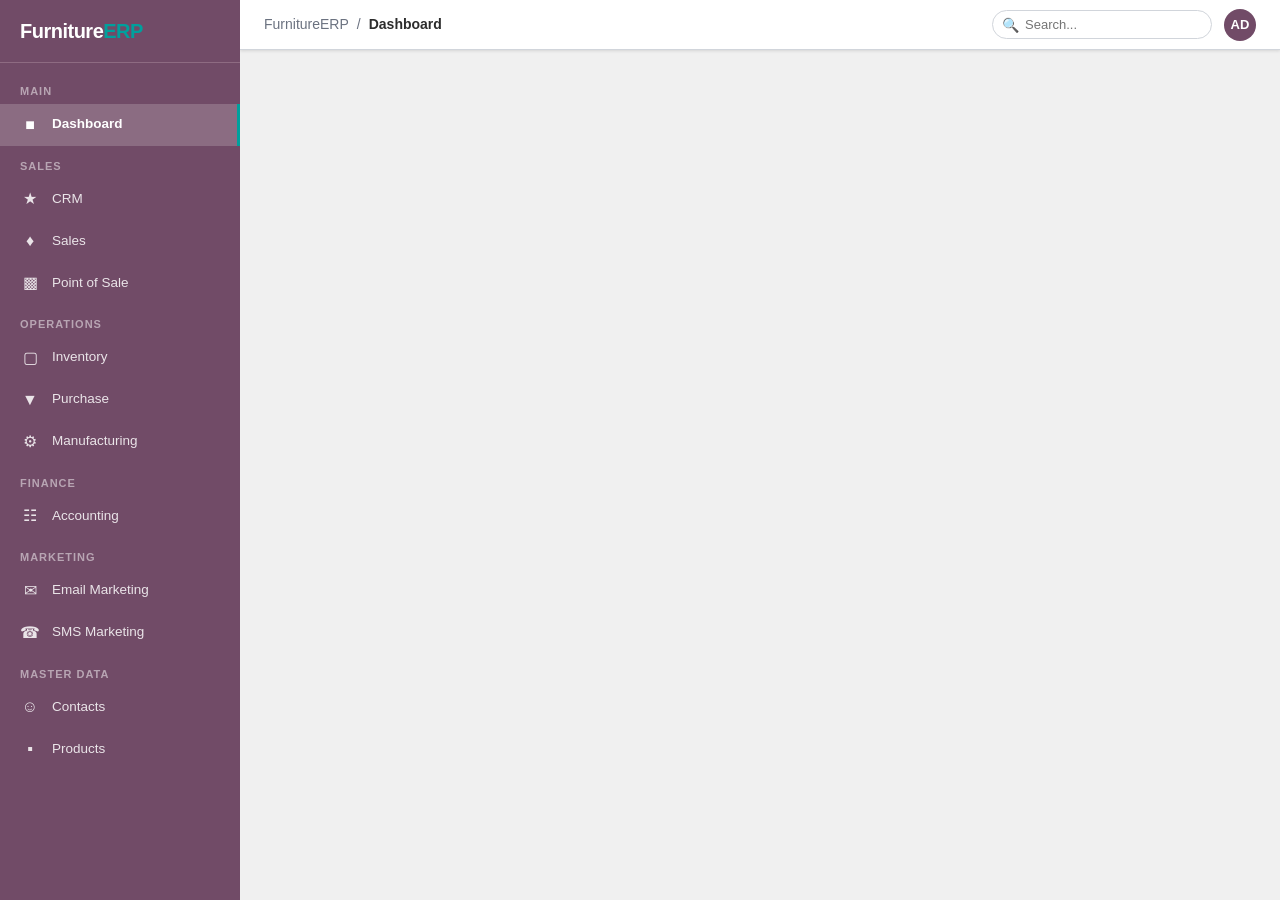
<file: FurnitureERP-App/FurnitureERP.html>
<!DOCTYPE html>
<html lang="en">
<head>
    <meta charset="UTF-8">
    <meta name="viewport" content="width=device-width, initial-scale=1.0">
    <title>FurnitureERP</title>
    <style>
/* ══════════════════════════════════════════════════════════════════════════════
   FurnitureERP — Odoo-inspired ERP Theme
   ══════════════════════════════════════════════════════════════════════════════ */

:root {
    --primary: #714B67;
    --primary-dark: #5B3A52;
    --primary-light: #8E6B82;
    --accent: #00A09D;
    --accent-light: #E0F5F5;
    --success: #28a745;
    --warning: #F59E0B;
    --danger: #DC3545;
    --info: #17a2b8;
    --bg: #F0F0F0;
    --bg-white: #FFFFFF;
    --text: #2C2C2C;
    --text-muted: #6B7280;
    --border: #D1D5DB;
    --sidebar-width: 240px;
    --header-height: 50px;
    --shadow: 0 1px 3px rgba(0,0,0,0.12);
    --shadow-lg: 0 4px 12px rgba(0,0,0,0.15);
    --radius: 6px;
}

* { margin: 0; padding: 0; box-sizing: border-box; }

body {
    font-family: -apple-system, BlinkMacSystemFont, 'Segoe UI', Roboto, Oxygen, sans-serif;
    background: var(--bg);
    color: var(--text);
    font-size: 14px;
    line-height: 1.5;
}

/* ── Layout ──────────────────────────────────────────────────────────────────── */

.app-layout {
    display: flex;
    min-height: 100vh;
}

.sidebar {
    width: var(--sidebar-width);
    background: var(--primary);
    color: #fff;
    position: fixed;
    top: 0;
    left: 0;
    bottom: 0;
    overflow-y: auto;
    z-index: 100;
    transition: transform 0.3s;
}

.sidebar-header {
    padding: 16px 20px;
    border-bottom: 1px solid var(--primary-light);
    display: flex;
    align-items: center;
    gap: 10px;
}

.sidebar-header .logo {
    font-size: 20px;
    font-weight: 700;
    letter-spacing: -0.5px;
}

.sidebar-header .logo span {
    color: var(--accent);
}

.sidebar-nav { padding: 8px 0; }

.nav-section {
    padding: 12px 20px 4px;
    font-size: 11px;
    text-transform: uppercase;
    letter-spacing: 1px;
    color: rgba(255,255,255,0.5);
    font-weight: 600;
}

.nav-item {
    display: flex;
    align-items: center;
    gap: 12px;
    padding: 9px 20px;
    color: rgba(255,255,255,0.85);
    cursor: pointer;
    transition: all 0.15s;
    text-decoration: none;
    font-size: 13.5px;
}

.nav-item:hover {
    background: rgba(255,255,255,0.1);
    color: #fff;
}

.nav-item.active {
    background: rgba(255,255,255,0.18);
    color: #fff;
    font-weight: 600;
    border-right: 3px solid var(--accent);
}

.nav-item .icon {
    width: 20px;
    text-align: center;
    font-size: 16px;
}

.main-area {
    margin-left: var(--sidebar-width);
    flex: 1;
    display: flex;
    flex-direction: column;
}

/* ── Top Header ──────────────────────────────────────────────────────────────── */

.top-header {
    height: var(--header-height);
    background: var(--bg-white);
    border-bottom: 1px solid var(--border);
    display: flex;
    align-items: center;
    justify-content: space-between;
    padding: 0 24px;
    position: sticky;
    top: 0;
    z-index: 50;
    box-shadow: var(--shadow);
}

.header-left {
    display: flex;
    align-items: center;
    gap: 16px;
}

.breadcrumb {
    display: flex;
    align-items: center;
    gap: 8px;
    font-size: 14px;
    color: var(--text-muted);
}

.breadcrumb .current {
    color: var(--text);
    font-weight: 600;
}

.header-right {
    display: flex;
    align-items: center;
    gap: 12px;
}

.search-box {
    position: relative;
}

.search-box input {
    padding: 6px 12px 6px 32px;
    border: 1px solid var(--border);
    border-radius: 20px;
    font-size: 13px;
    width: 220px;
    outline: none;
    transition: border-color 0.2s;
}

.search-box input:focus {
    border-color: var(--primary);
}

.search-box .search-icon {
    position: absolute;
    left: 10px;
    top: 50%;
    transform: translateY(-50%);
    color: var(--text-muted);
}

.user-avatar {
    width: 32px;
    height: 32px;
    border-radius: 50%;
    background: var(--primary);
    color: #fff;
    display: flex;
    align-items: center;
    justify-content: center;
    font-weight: 600;
    font-size: 13px;
}

/* ── Content Area ────────────────────────────────────────────────────────────── */

.content-area {
    padding: 20px 24px;
    flex: 1;
}

.page-header {
    display: flex;
    align-items: center;
    justify-content: space-between;
    margin-bottom: 20px;
}

.page-title {
    font-size: 22px;
    font-weight: 700;
    color: var(--text);
}

.page-actions {
    display: flex;
    gap: 8px;
}

/* ── Buttons ─────────────────────────────────────────────────────────────────── */

.btn {
    display: inline-flex;
    align-items: center;
    gap: 6px;
    padding: 7px 16px;
    border: 1px solid transparent;
    border-radius: var(--radius);
    font-size: 13px;
    font-weight: 500;
    cursor: pointer;
    transition: all 0.15s;
    text-decoration: none;
    white-space: nowrap;
}

.btn-primary {
    background: var(--primary);
    color: #fff;
}
.btn-primary:hover { background: var(--primary-dark); }

.btn-success {
    background: var(--success);
    color: #fff;
}
.btn-success:hover { opacity: 0.9; }

.btn-danger {
    background: var(--danger);
    color: #fff;
}
.btn-danger:hover { opacity: 0.9; }

.btn-outline {
    background: #fff;
    border-color: var(--border);
    color: var(--text);
}
.btn-outline:hover { background: var(--bg); }

.btn-sm {
    padding: 4px 10px;
    font-size: 12px;
}

.btn-accent {
    background: var(--accent);
    color: #fff;
}
.btn-accent:hover { opacity: 0.9; }

.btn-warning {
    background: var(--warning);
    color: #fff;
}

/* ── Cards ───────────────────────────────────────────────────────────────────── */

.card {
    background: var(--bg-white);
    border-radius: var(--radius);
    box-shadow: var(--shadow);
    border: 1px solid var(--border);
}

.card-header {
    padding: 14px 18px;
    border-bottom: 1px solid var(--border);
    font-weight: 600;
    font-size: 15px;
    display: flex;
    align-items: center;
    justify-content: space-between;
}

.card-body { padding: 18px; }

/* ── Stats/KPI Cards ─────────────────────────────────────────────────────────── */

.stats-grid {
    display: grid;
    grid-template-columns: repeat(auto-fit, minmax(200px, 1fr));
    gap: 16px;
    margin-bottom: 20px;
}

.stat-card {
    background: var(--bg-white);
    border-radius: var(--radius);
    padding: 18px 20px;
    box-shadow: var(--shadow);
    border: 1px solid var(--border);
    border-left: 4px solid var(--primary);
}

.stat-card.accent { border-left-color: var(--accent); }
.stat-card.success { border-left-color: var(--success); }
.stat-card.warning { border-left-color: var(--warning); }
.stat-card.danger { border-left-color: var(--danger); }
.stat-card.info { border-left-color: var(--info); }

.stat-label {
    font-size: 12px;
    color: var(--text-muted);
    text-transform: uppercase;
    letter-spacing: 0.5px;
    margin-bottom: 4px;
}

.stat-value {
    font-size: 26px;
    font-weight: 700;
    color: var(--text);
}

.stat-sub {
    font-size: 12px;
    color: var(--text-muted);
    margin-top: 4px;
}

/* ── Tables ──────────────────────────────────────────────────────────────────── */

.table-wrapper {
    overflow-x: auto;
}

table {
    width: 100%;
    border-collapse: collapse;
}

table th {
    background: #F9FAFB;
    padding: 10px 14px;
    text-align: left;
    font-size: 12px;
    font-weight: 600;
    color: var(--text-muted);
    text-transform: uppercase;
    letter-spacing: 0.5px;
    border-bottom: 2px solid var(--border);
}

table td {
    padding: 10px 14px;
    border-bottom: 1px solid #F3F4F6;
    font-size: 13.5px;
}

table tr:hover { background: #F9FAFB; }

table tr { cursor: pointer; }

/* ── Badges / Status ─────────────────────────────────────────────────────────── */

.badge {
    display: inline-block;
    padding: 2px 10px;
    border-radius: 12px;
    font-size: 11.5px;
    font-weight: 600;
    text-transform: capitalize;
}

.badge-new, .badge-draft { background: #E5E7EB; color: #374151; }
.badge-qualified, .badge-confirmed, .badge-sent { background: #DBEAFE; color: #1E40AF; }
.badge-proposition, .badge-in_progress, .badge-sending, .badge-scheduled { background: #FEF3C7; color: #92400E; }
.badge-won, .badge-paid, .badge-done, .badge-received, .badge-completed, .badge-delivered { background: #D1FAE5; color: #065F46; }
.badge-lost, .badge-cancelled, .badge-overdue { background: #FEE2E2; color: #991B1B; }
.badge-invoiced { background: #E0E7FF; color: #3730A3; }

/* ── Forms / Modal ───────────────────────────────────────────────────────────── */

.modal-overlay {
    position: fixed;
    inset: 0;
    background: rgba(0,0,0,0.4);
    z-index: 200;
    display: flex;
    align-items: center;
    justify-content: center;
    opacity: 0;
    visibility: hidden;
    transition: all 0.2s;
}

.modal-overlay.show {
    opacity: 1;
    visibility: visible;
}

.modal {
    background: var(--bg-white);
    border-radius: 8px;
    box-shadow: var(--shadow-lg);
    width: 90%;
    max-width: 640px;
    max-height: 85vh;
    overflow-y: auto;
    transform: translateY(20px);
    transition: transform 0.2s;
}

.modal-overlay.show .modal {
    transform: translateY(0);
}

.modal-header {
    padding: 16px 20px;
    border-bottom: 1px solid var(--border);
    display: flex;
    align-items: center;
    justify-content: space-between;
    font-size: 17px;
    font-weight: 600;
}

.modal-close {
    background: none;
    border: none;
    font-size: 22px;
    cursor: pointer;
    color: var(--text-muted);
    padding: 4px;
    line-height: 1;
}

.modal-body { padding: 20px; }

.modal-footer {
    padding: 14px 20px;
    border-top: 1px solid var(--border);
    display: flex;
    justify-content: flex-end;
    gap: 8px;
}

.form-group {
    margin-bottom: 14px;
}

.form-group label {
    display: block;
    font-size: 12.5px;
    font-weight: 600;
    color: var(--text-muted);
    margin-bottom: 4px;
}

.form-control {
    width: 100%;
    padding: 8px 12px;
    border: 1px solid var(--border);
    border-radius: var(--radius);
    font-size: 13.5px;
    outline: none;
    transition: border-color 0.2s;
    font-family: inherit;
}

.form-control:focus {
    border-color: var(--primary);
    box-shadow: 0 0 0 3px rgba(113, 75, 103, 0.1);
}

textarea.form-control {
    min-height: 80px;
    resize: vertical;
}

select.form-control {
    appearance: auto;
}

.form-row {
    display: grid;
    grid-template-columns: 1fr 1fr;
    gap: 12px;
}

/* ── Kanban Board ────────────────────────────────────────────────────────────── */

.kanban-board {
    display: flex;
    gap: 16px;
    overflow-x: auto;
    padding-bottom: 16px;
}

.kanban-column {
    min-width: 270px;
    flex: 1;
    background: var(--bg);
    border-radius: var(--radius);
    border: 1px solid var(--border);
}

.kanban-column-header {
    padding: 12px 14px;
    font-weight: 600;
    font-size: 13.5px;
    border-bottom: 1px solid var(--border);
    background: #F9FAFB;
    border-radius: var(--radius) var(--radius) 0 0;
    display: flex;
    align-items: center;
    justify-content: space-between;
}

.kanban-column-header .count {
    background: var(--primary);
    color: #fff;
    font-size: 11px;
    padding: 1px 8px;
    border-radius: 10px;
}

.kanban-cards { padding: 10px; min-height: 100px; }

.kanban-card {
    background: var(--bg-white);
    border-radius: var(--radius);
    padding: 12px;
    margin-bottom: 8px;
    box-shadow: var(--shadow);
    border: 1px solid var(--border);
    cursor: pointer;
    transition: box-shadow 0.15s;
}

.kanban-card:hover { box-shadow: var(--shadow-lg); }

.kanban-card-title {
    font-weight: 600;
    font-size: 13.5px;
    margin-bottom: 4px;
}

.kanban-card-sub {
    font-size: 12px;
    color: var(--text-muted);
}

.kanban-card-amount {
    font-size: 15px;
    font-weight: 700;
    color: var(--primary);
    margin-top: 6px;
}

/* ── POS Layout ──────────────────────────────────────────────────────────────── */

.pos-layout {
    display: grid;
    grid-template-columns: 1fr 380px;
    gap: 20px;
    height: calc(100vh - var(--header-height) - 90px);
}

.pos-products-grid {
    display: grid;
    grid-template-columns: repeat(auto-fill, minmax(150px, 1fr));
    gap: 12px;
    align-content: start;
    overflow-y: auto;
    padding: 4px;
}

.pos-product-card {
    background: var(--bg-white);
    border: 1px solid var(--border);
    border-radius: var(--radius);
    padding: 14px;
    text-align: center;
    cursor: pointer;
    transition: all 0.15s;
}

.pos-product-card:hover {
    border-color: var(--primary);
    box-shadow: var(--shadow-lg);
}

.pos-product-icon {
    font-size: 32px;
    margin-bottom: 6px;
}

.pos-product-name {
    font-size: 12.5px;
    font-weight: 600;
    margin-bottom: 2px;
    line-height: 1.3;
}

.pos-product-price {
    font-size: 14px;
    font-weight: 700;
    color: var(--primary);
}

.pos-cart {
    background: var(--bg-white);
    border: 1px solid var(--border);
    border-radius: var(--radius);
    display: flex;
    flex-direction: column;
}

.pos-cart-header {
    padding: 14px 16px;
    border-bottom: 1px solid var(--border);
    font-weight: 600;
    font-size: 15px;
}

.pos-cart-items {
    flex: 1;
    overflow-y: auto;
    padding: 8px 0;
}

.pos-cart-item {
    display: flex;
    align-items: center;
    justify-content: space-between;
    padding: 8px 16px;
    border-bottom: 1px solid #F3F4F6;
}

.pos-cart-item-info { flex: 1; }

.pos-cart-item-name {
    font-weight: 500;
    font-size: 13px;
}

.pos-cart-item-price {
    font-size: 12px;
    color: var(--text-muted);
}

.pos-cart-item-qty {
    display: flex;
    align-items: center;
    gap: 6px;
}

.pos-cart-item-qty button {
    width: 24px;
    height: 24px;
    border: 1px solid var(--border);
    border-radius: 4px;
    background: #fff;
    cursor: pointer;
    font-size: 14px;
    display: flex;
    align-items: center;
    justify-content: center;
}

.pos-cart-item-subtotal {
    font-weight: 600;
    min-width: 70px;
    text-align: right;
    font-size: 13px;
}

.pos-cart-footer {
    border-top: 2px solid var(--border);
    padding: 14px 16px;
}

.pos-totals-row {
    display: flex;
    justify-content: space-between;
    padding: 3px 0;
    font-size: 13px;
}

.pos-totals-row.total {
    font-size: 18px;
    font-weight: 700;
    color: var(--primary);
    padding-top: 8px;
    margin-top: 4px;
    border-top: 1px solid var(--border);
}

.pos-payment-buttons {
    display: flex;
    gap: 8px;
    margin-top: 12px;
}

.pos-payment-buttons .btn { flex: 1; justify-content: center; }

/* ── Tabs ────────────────────────────────────────────────────────────────────── */

.tabs {
    display: flex;
    gap: 0;
    border-bottom: 2px solid var(--border);
    margin-bottom: 16px;
}

.tab {
    padding: 8px 18px;
    cursor: pointer;
    font-size: 13.5px;
    font-weight: 500;
    color: var(--text-muted);
    border-bottom: 2px solid transparent;
    margin-bottom: -2px;
    transition: all 0.15s;
}

.tab:hover { color: var(--text); }

.tab.active {
    color: var(--primary);
    border-bottom-color: var(--primary);
    font-weight: 600;
}

/* ── Detail View ─────────────────────────────────────────────────────────────── */

.detail-grid {
    display: grid;
    grid-template-columns: 1fr 1fr;
    gap: 20px;
}

.detail-field {
    margin-bottom: 12px;
}

.detail-label {
    font-size: 12px;
    color: var(--text-muted);
    text-transform: uppercase;
    letter-spacing: 0.5px;
    margin-bottom: 2px;
}

.detail-value {
    font-size: 14px;
    font-weight: 500;
}

/* ── Empty State ─────────────────────────────────────────────────────────────── */

.empty-state {
    text-align: center;
    padding: 60px 20px;
    color: var(--text-muted);
}

.empty-state .icon {
    font-size: 48px;
    margin-bottom: 12px;
    opacity: 0.4;
}

.empty-state p {
    font-size: 15px;
}

/* ── Toast Notification ──────────────────────────────────────────────────────── */

.toast-container {
    position: fixed;
    bottom: 20px;
    right: 20px;
    z-index: 999;
    display: flex;
    flex-direction: column;
    gap: 8px;
}

.toast {
    background: #333;
    color: #fff;
    padding: 12px 20px;
    border-radius: var(--radius);
    font-size: 13.5px;
    box-shadow: var(--shadow-lg);
    animation: slideIn 0.3s ease;
    max-width: 350px;
}

.toast.success { background: var(--success); }
.toast.error { background: var(--danger); }

@keyframes slideIn {
    from { transform: translateX(100%); opacity: 0; }
    to { transform: translateX(0); opacity: 1; }
}

/* ── Responsive ──────────────────────────────────────────────────────────────── */

@media (max-width: 768px) {
    .sidebar { transform: translateX(-100%); }
    .sidebar.open { transform: translateX(0); }
    .main-area { margin-left: 0; }
    .pos-layout { grid-template-columns: 1fr; }
    .detail-grid { grid-template-columns: 1fr; }
    .form-row { grid-template-columns: 1fr; }
    .stats-grid { grid-template-columns: 1fr 1fr; }
}

/* ── Print ───────────────────────────────────────────────────────────────────── */

@media print {
    .sidebar, .top-header, .page-actions, .modal-overlay { display: none !important; }
    .main-area { margin-left: 0; }
    .content-area { padding: 0; }
}

/* ── Campaign editor ─────────────────────────────────────────────────────────── */

.email-preview {
    background: #f9f9f9;
    border: 1px solid var(--border);
    border-radius: var(--radius);
    padding: 20px;
    margin-top: 8px;
    min-height: 120px;
}

.sms-char-count {
    font-size: 11px;
    color: var(--text-muted);
    text-align: right;
    margin-top: 4px;
}

/* ── Misc ────────────────────────────────────────────────────────────────────── */

.divider {
    border: none;
    border-top: 1px solid var(--border);
    margin: 16px 0;
}

.text-muted { color: var(--text-muted); }
.text-success { color: var(--success); }
.text-danger { color: var(--danger); }
.text-primary { color: var(--primary); }
.fw-bold { font-weight: 600; }
.mt-2 { margin-top: 8px; }
.mt-4 { margin-top: 16px; }
.mb-2 { margin-bottom: 8px; }
.mb-4 { margin-bottom: 16px; }
.gap-2 { gap: 8px; }
.flex { display: flex; }
.items-center { align-items: center; }
.justify-between { justify-content: space-between; }

    </style>
</head>
<body>
<div class="app-layout" id="app">
    <!-- Sidebar -->
    <aside class="sidebar" id="sidebar">
        <div class="sidebar-header">
            <div class="logo">Furniture<span>ERP</span></div>
        </div>
        <nav class="sidebar-nav">
            <div class="nav-section">Main</div>
            <a class="nav-item active" data-page="dashboard" onclick="navigate('dashboard')">
                <span class="icon">&#9632;</span> Dashboard
            </a>

            <div class="nav-section">Sales</div>
            <a class="nav-item" data-page="crm" onclick="navigate('crm')">
                <span class="icon">&#9733;</span> CRM
            </a>
            <a class="nav-item" data-page="sales" onclick="navigate('sales')">
                <span class="icon">&#9830;</span> Sales
            </a>
            <a class="nav-item" data-page="pos" onclick="navigate('pos')">
                <span class="icon">&#9641;</span> Point of Sale
            </a>

            <div class="nav-section">Operations</div>
            <a class="nav-item" data-page="inventory" onclick="navigate('inventory')">
                <span class="icon">&#9634;</span> Inventory
            </a>
            <a class="nav-item" data-page="purchase" onclick="navigate('purchase')">
                <span class="icon">&#9660;</span> Purchase
            </a>
            <a class="nav-item" data-page="manufacturing" onclick="navigate('manufacturing')">
                <span class="icon">&#9881;</span> Manufacturing
            </a>

            <div class="nav-section">Finance</div>
            <a class="nav-item" data-page="accounting" onclick="navigate('accounting')">
                <span class="icon">&#9783;</span> Accounting
            </a>

            <div class="nav-section">Marketing</div>
            <a class="nav-item" data-page="email-marketing" onclick="navigate('email-marketing')">
                <span class="icon">&#9993;</span> Email Marketing
            </a>
            <a class="nav-item" data-page="sms-marketing" onclick="navigate('sms-marketing')">
                <span class="icon">&#9742;</span> SMS Marketing
            </a>

            <div class="nav-section">Master Data</div>
            <a class="nav-item" data-page="contacts" onclick="navigate('contacts')">
                <span class="icon">&#9786;</span> Contacts
            </a>
            <a class="nav-item" data-page="products" onclick="navigate('products')">
                <span class="icon">&#9642;</span> Products
            </a>
        </nav>
    </aside>

    <!-- Main Area -->
    <div class="main-area">
        <header class="top-header">
            <div class="header-left">
                <div class="breadcrumb">
                    <span>FurnitureERP</span>
                    <span>/</span>
                    <span class="current" id="breadcrumb-page">Dashboard</span>
                </div>
            </div>
            <div class="header-right">
                <div class="search-box">
                    <span class="search-icon">&#128269;</span>
                    <input type="text" placeholder="Search..." id="global-search">
                </div>
                <div class="user-avatar">AD</div>
            </div>
        </header>

        <main class="content-area" id="content">
            <!-- Dynamic content loaded here -->
        </main>
    </div>
</div>

<!-- Modal -->
<div class="modal-overlay" id="modal-overlay">
    <div class="modal" id="modal">
        <div class="modal-header">
            <span id="modal-title">Title</span>
            <button class="modal-close" onclick="closeModal()">&times;</button>
        </div>
        <div class="modal-body" id="modal-body"></div>
        <div class="modal-footer" id="modal-footer"></div>
    </div>
</div>

<!-- Toast -->
<div class="toast-container" id="toast-container"></div>



<script>

const EMBEDDED_DATA = {"crmDash": {"total_leads": 5, "won_deals": 1, "conversion_rate": 20.0, "total_revenue": 18000.0, "by_status": {"new": 2, "qualified": 1, "proposition": 1, "won": 1, "lost": 0}}, "salesDash": {"total_orders": 3, "total_revenue": 20720.7, "avg_order_value": 6906.9, "by_status": {"draft": 1, "confirmed": 1, "delivered": 0, "invoiced": 1, "cancelled": 0}}, "inventoryDash": {"total_products": 15, "total_stock_value": 120005.0, "low_stock_items": [], "warehouses": 2}, "purchaseDash": {"total_orders": 2, "total_spent": 4675.0, "pending_orders": 1}, "mfgDash": {"total_orders": 2, "in_progress": 0, "completed": 2, "active_boms": 2}, "marketingDash": {"email_campaigns": 2, "sms_campaigns": 1, "total_emails_sent": 5, "total_sms_sent": 5, "email_open_rate": 60.0, "email_click_rate": 20.0, "mailing_lists": 2, "total_subscribers": 7}, "accountingDash": {"accounts_receivable": 0, "accounts_payable": 0, "total_income": 4231.7, "total_expenses": 0, "net_profit": 4231.7, "overdue_invoices": 0}, "contacts": [{"email": "test@example.com", "city": null, "created_at": "2026-03-07T17:32:23.550822", "state": null, "updated_at": "2026-03-07T17:32:23.550826", "id": 10, "phone": null, "zip_code": null, "opt_in_email": true, "country": null, "opt_in_sms": true, "name": "Test Customer", "is_customer": true, "mobile": null, "is_vendor": false, "company": null, "notes": null, "address": null}, {"email": "info@glasspro.com", "city": "Phoenix", "created_at": "2026-03-07T17:31:46.566520", "state": "AZ", "updated_at": "2026-03-07T17:31:46.566520", "id": 9, "phone": "555-1301", "zip_code": null, "opt_in_email": true, "country": null, "opt_in_sms": true, "name": "Glass & Mirror Pro", "is_customer": false, "mobile": null, "is_vendor": true, "company": "Glass & Mirror Pro", "notes": null, "address": null}, {"email": "orders@steelframe.com", "city": "Pittsburgh", "created_at": "2026-03-07T17:31:46.566519", "state": "PA", "updated_at": "2026-03-07T17:31:46.566519", "id": 7, "phone": "555-1101", "zip_code": "15201", "opt_in_email": true, "country": "US", "opt_in_sms": true, "name": "Steel Frame Supply", "is_customer": false, "mobile": null, "is_vendor": true, "company": "Steel Frame Supply Inc", "notes": "Metal frames and hardware", "address": "1100 Metal Way"}, {"email": "hello@comfortfab.com", "city": "Charlotte", "created_at": "2026-03-07T17:31:46.566519", "state": "NC", "updated_at": "2026-03-07T17:31:46.566520", "id": 8, "phone": "555-1201", "zip_code": "28201", "opt_in_email": true, "country": "US", "opt_in_sms": true, "name": "Comfort Fabrics", "is_customer": false, "mobile": null, "is_vendor": true, "company": "Comfort Fabrics Ltd", "notes": "Upholstery fabric supplier", "address": "1200 Textile Blvd"}, {"email": "sales@oakpine.com", "city": "Eugene", "created_at": "2026-03-07T17:31:46.566516", "state": "OR", "updated_at": "2026-03-07T17:31:46.566518", "id": 6, "phone": "555-1001", "zip_code": "97401", "opt_in_email": true, "country": "US", "opt_in_sms": true, "name": "Oak & Pine Lumber", "is_customer": false, "mobile": null, "is_vendor": true, "company": "Oak & Pine Lumber Co", "notes": "Primary wood supplier", "address": "1000 Timber Rd"}, {"email": "lisa@homereno.com", "city": "Denver", "created_at": "2026-03-07T17:31:46.565567", "state": "CO", "updated_at": "2026-03-07T17:31:46.565567", "id": 5, "phone": "555-0501", "zip_code": null, "opt_in_email": true, "country": null, "opt_in_sms": true, "name": "Lisa Thompson", "is_customer": true, "mobile": null, "is_vendor": false, "company": "Home Reno Plus", "notes": null, "address": null}, {"email": "dkim@officespace.co", "city": "Seattle", "created_at": "2026-03-07T17:31:46.565566", "state": "WA", "updated_at": "2026-03-07T17:31:46.565566", "id": 4, "phone": "555-0401", "zip_code": "98101", "opt_in_email": true, "country": "US", "opt_in_sms": true, "name": "David Kim", "is_customer": true, "mobile": null, "is_vendor": false, "company": "Office Space Solutions", "notes": null, "address": "400 Corporate Dr"}, {"email": "emily.r@homemakers.com", "city": "Austin", "created_at": "2026-03-07T17:31:46.565565", "state": "TX", "updated_at": "2026-03-07T17:31:46.565565", "id": 3, "phone": "555-0301", "zip_code": "78701", "opt_in_email": true, "country": "US", "opt_in_sms": true, "name": "Emily Rodriguez", "is_customer": true, "mobile": null, "is_vendor": false, "company": "Homemakers Inc", "notes": null, "address": "300 Elm St"}, {"email": "mchen@hotelgroup.com", "city": "San Francisco", "created_at": "2026-03-07T17:31:46.565564", "state": "CA", "updated_at": "2026-03-07T17:31:46.565564", "id": 2, "phone": "555-0201", "zip_code": "94105", "opt_in_email": true, "country": "US", "opt_in_sms": true, "name": "Michael Chen", "is_customer": true, "mobile": "555-0202", "is_vendor": false, "company": "Pacific Hotel Group", "notes": "Hotel chain, contract pricing", "address": "200 Harbor Blvd"}, {"email": "sarah@designstudio.com", "city": "Portland", "created_at": "2026-03-07T17:31:46.565557", "state": "OR", "updated_at": "2026-03-07T17:31:46.565563", "id": 1, "phone": "555-0101", "zip_code": "97201", "opt_in_email": true, "country": "US", "opt_in_sms": true, "name": "Sarah Johnson", "is_customer": true, "mobile": "555-0102", "is_vendor": false, "company": "Design Studio Co", "notes": "Interior designer, bulk orders", "address": "100 Oak Ave"}], "products": [{"id": 8, "category": "Cabinet", "sale_price": 249.0, "weight": 12.0, "material": "MDF + Oak Veneer", "is_active": true, "can_be_purchased": true, "created_at": "2026-03-07T17:31:46.568863", "name": "Bedside Cabinet", "sku": "CAB-001", "description": "Compact bedside table with 2 drawers", "cost_price": 75.0, "dimensions": "45x40x55 cm", "color": "Light Oak", "can_be_sold": true, "image_url": null}, {"id": 9, "category": "Chair", "sale_price": 799.0, "weight": 28.0, "material": "Beech + Linen", "is_active": true, "can_be_purchased": true, "created_at": "2026-03-07T17:31:46.568864", "name": "Dining Chair Set (4)", "sku": "CHR-002", "description": "Set of 4 upholstered dining chairs", "cost_price": 240.0, "dimensions": "45x50x90 cm each", "color": "Cream", "can_be_sold": true, "image_url": null}, {"id": 3, "category": "Chair", "sale_price": 599.0, "weight": 15.0, "material": "Mesh + Steel", "is_active": true, "can_be_purchased": true, "created_at": "2026-03-07T17:31:46.568861", "name": "Ergonomic Office Chair", "sku": "CHR-001", "description": "Adjustable ergonomic chair with lumbar support", "cost_price": 180.0, "dimensions": "65x65x120 cm", "color": "Black", "can_be_sold": true, "image_url": null}, {"id": 2, "category": "Sofa", "sale_price": 2499.0, "weight": 65.0, "material": "Leather + Steel Frame", "is_active": true, "can_be_purchased": true, "created_at": "2026-03-07T17:31:46.568860", "name": "Modern Leather Sofa 3-Seat", "sku": "SOF-001", "description": "Premium Italian leather sofa", "cost_price": 980.0, "dimensions": "220x90x85 cm", "color": "Charcoal", "can_be_sold": true, "image_url": null}, {"id": 1, "category": "Table", "sale_price": 1299.0, "weight": 45.0, "material": "Solid Oak", "is_active": true, "can_be_purchased": true, "created_at": "2026-03-07T17:31:46.568858", "name": "Nordic Oak Dining Table", "sku": "TBL-001", "description": "Solid oak dining table, seats 6-8", "cost_price": 520.0, "dimensions": "180x90x75 cm", "color": "Natural", "can_be_sold": true, "image_url": null}, {"id": 11, "category": "Raw Material", "sale_price": 0.0, "weight": 0.0, "material": "Oak", "is_active": true, "can_be_purchased": true, "created_at": "2026-03-07T17:31:46.569771", "name": "Oak Lumber (per board ft)", "sku": "RAW-001", "description": null, "cost_price": 8.5, "dimensions": null, "color": null, "can_be_sold": false, "image_url": null}, {"id": 7, "category": "Outdoor", "sale_price": 1899.0, "weight": 55.0, "material": "Teak + Sunbrella Fabric", "is_active": true, "can_be_purchased": true, "created_at": "2026-03-07T17:31:46.568863", "name": "Outdoor Lounge Set", "sku": "OUT-001", "description": "4-piece outdoor lounge with cushions", "cost_price": 680.0, "dimensions": "Various", "color": "Grey", "can_be_sold": true, "image_url": null}, {"id": 5, "category": "Bed", "sale_price": 899.0, "weight": 35.0, "material": "Pine + Steel", "is_active": true, "can_be_purchased": true, "created_at": "2026-03-07T17:31:46.568862", "name": "Queen Platform Bed", "sku": "BED-001", "description": "Minimalist queen platform bed frame", "cost_price": 320.0, "dimensions": "160x200x40 cm", "color": "White", "can_be_sold": true, "image_url": null}, {"id": 14, "category": "Raw Material", "sale_price": 0.0, "weight": 0.0, "material": null, "is_active": true, "can_be_purchased": true, "created_at": "2026-03-07T17:31:46.569774", "name": "Screws & Hardware Kit", "sku": "RAW-004", "description": null, "cost_price": 5.0, "dimensions": null, "color": null, "can_be_sold": false, "image_url": null}, {"id": 6, "category": "Desk", "sale_price": 749.0, "weight": 30.0, "material": "Bamboo + Steel", "is_active": true, "can_be_purchased": true, "created_at": "2026-03-07T17:31:46.568862", "name": "Standing Desk", "sku": "DSK-001", "description": "Electric height-adjustable standing desk", "cost_price": 280.0, "dimensions": "140x70x120 cm", "color": "Natural Bamboo", "can_be_sold": true, "image_url": null}, {"id": 12, "category": "Raw Material", "sale_price": 0.0, "weight": 0.0, "material": "Steel", "is_active": true, "can_be_purchased": true, "created_at": "2026-03-07T17:31:46.569772", "name": "Steel Tubing (per meter)", "sku": "RAW-002", "description": null, "cost_price": 12.0, "dimensions": null, "color": null, "can_be_sold": false, "image_url": null}, {"id": 10, "category": "Cabinet", "sale_price": 599.0, "weight": 22.0, "material": "Walnut + Steel", "is_active": true, "can_be_purchased": true, "created_at": "2026-03-07T17:31:46.568864", "name": "TV Console Unit", "sku": "CAB-002", "description": "Low-profile media console", "cost_price": 200.0, "dimensions": "160x40x50 cm", "color": "Walnut", "can_be_sold": true, "image_url": null}, {"id": 13, "category": "Raw Material", "sale_price": 0.0, "weight": 0.0, "material": "Linen Blend", "is_active": true, "can_be_purchased": true, "created_at": "2026-03-07T17:31:46.569773", "name": "Upholstery Fabric (per meter)", "sku": "RAW-003", "description": null, "cost_price": 25.0, "dimensions": null, "color": null, "can_be_sold": false, "image_url": null}, {"id": 4, "category": "Shelf", "sale_price": 449.0, "weight": 25.0, "material": "Walnut Wood", "is_active": true, "can_be_purchased": true, "created_at": "2026-03-07T17:31:46.568861", "name": "Walnut Bookshelf", "sku": "SHF-001", "description": "5-tier walnut bookshelf", "cost_price": 150.0, "dimensions": "80x30x180 cm", "color": "Dark Walnut", "can_be_sold": true, "image_url": null}, {"id": 15, "category": "Raw Material", "sale_price": 0.0, "weight": 0.0, "material": null, "is_active": true, "can_be_purchased": true, "created_at": "2026-03-07T17:31:46.569774", "name": "Wood Finish (per liter)", "sku": "RAW-005", "description": null, "cost_price": 18.0, "dimensions": null, "color": null, "can_be_sold": false, "image_url": null}], "leads": [{"contact_id": 5, "title": "Home staging package", "source": "Website", "probability": 15, "notes": null, "next_action_date": null, "updated_at": "2026-03-07T17:31:46.572187", "id": 5, "status": "new", "expected_revenue": 8500.0, "assigned_to": "Sales Team", "next_action": null, "created_at": "2026-03-07T17:31:46.572187", "contact": {"email": "lisa@homereno.com", "city": "Denver", "created_at": "2026-03-07T17:31:46.565567", "state": "CO", "updated_at": "2026-03-07T17:31:46.565567", "id": 5, "phone": "555-0501", "zip_code": null, "opt_in_email": true, "country": null, "opt_in_sms": true, "name": "Lisa Thompson", "is_customer": true, "mobile": null, "is_vendor": false, "company": "Home Reno Plus", "notes": null, "address": null}}, {"contact_id": 1, "title": "Residential project - full home", "source": "Referral", "probability": 100, "notes": null, "next_action_date": null, "updated_at": "2026-03-07T17:31:46.572186", "id": 3, "status": "won", "expected_revenue": 18000.0, "assigned_to": "Sales Team", "next_action": null, "created_at": "2026-03-07T17:31:46.572186", "contact": {"email": "sarah@designstudio.com", "city": "Portland", "created_at": "2026-03-07T17:31:46.565557", "state": "OR", "updated_at": "2026-03-07T17:31:46.565563", "id": 1, "phone": "555-0101", "zip_code": "97201", "opt_in_email": true, "country": "US", "opt_in_sms": true, "name": "Sarah Johnson", "is_customer": true, "mobile": "555-0102", "is_vendor": false, "company": "Design Studio Co", "notes": "Interior designer, bulk orders", "address": "100 Oak Ave"}}, {"contact_id": 3, "title": "Restaurant seating order", "source": "Trade Show", "probability": 20, "notes": null, "next_action_date": null, "updated_at": "2026-03-07T17:31:46.572187", "id": 4, "status": "new", "expected_revenue": 12000.0, "assigned_to": "Sales Team", "next_action": null, "created_at": "2026-03-07T17:31:46.572186", "contact": {"email": "emily.r@homemakers.com", "city": "Austin", "created_at": "2026-03-07T17:31:46.565565", "state": "TX", "updated_at": "2026-03-07T17:31:46.565565", "id": 3, "phone": "555-0301", "zip_code": "78701", "opt_in_email": true, "country": "US", "opt_in_sms": true, "name": "Emily Rodriguez", "is_customer": true, "mobile": null, "is_vendor": false, "company": "Homemakers Inc", "notes": null, "address": "300 Elm St"}}, {"contact_id": 4, "title": "Office redesign - 50 desks", "source": "Referral", "probability": 40, "notes": null, "next_action_date": null, "updated_at": "2026-03-07T17:31:46.572186", "id": 2, "status": "qualified", "expected_revenue": 37500.0, "assigned_to": "Sales Team", "next_action": null, "created_at": "2026-03-07T17:31:46.572185", "contact": {"email": "dkim@officespace.co", "city": "Seattle", "created_at": "2026-03-07T17:31:46.565566", "state": "WA", "updated_at": "2026-03-07T17:31:46.565566", "id": 4, "phone": "555-0401", "zip_code": "98101", "opt_in_email": true, "country": "US", "opt_in_sms": true, "name": "David Kim", "is_customer": true, "mobile": null, "is_vendor": false, "company": "Office Space Solutions", "notes": null, "address": "400 Corporate Dr"}}, {"contact_id": 2, "title": "Hotel lobby furniture package", "source": "Website", "probability": 60, "notes": "20 rooms + lobby area", "next_action_date": null, "updated_at": "2026-03-07T17:31:46.572185", "id": 1, "status": "proposition", "expected_revenue": 45000.0, "assigned_to": "Sales Team", "next_action": null, "created_at": "2026-03-07T17:31:46.572183", "contact": {"email": "mchen@hotelgroup.com", "city": "San Francisco", "created_at": "2026-03-07T17:31:46.565564", "state": "CA", "updated_at": "2026-03-07T17:31:46.565564", "id": 2, "phone": "555-0201", "zip_code": "94105", "opt_in_email": true, "country": "US", "opt_in_sms": true, "name": "Michael Chen", "is_customer": true, "mobile": "555-0202", "is_vendor": false, "company": "Pacific Hotel Group", "notes": "Hotel chain, contract pricing", "address": "200 Harbor Blvd"}}], "pipeline": {"new": {"leads": [{"contact_id": 3, "title": "Restaurant seating order", "source": "Trade Show", "probability": 20, "notes": null, "next_action_date": null, "updated_at": "2026-03-07T17:31:46.572187", "id": 4, "status": "new", "expected_revenue": 12000.0, "assigned_to": "Sales Team", "next_action": null, "created_at": "2026-03-07T17:31:46.572186", "contact": {"email": "emily.r@homemakers.com", "city": "Austin", "created_at": "2026-03-07T17:31:46.565565", "state": "TX", "updated_at": "2026-03-07T17:31:46.565565", "id": 3, "phone": "555-0301", "zip_code": "78701", "opt_in_email": true, "country": "US", "opt_in_sms": true, "name": "Emily Rodriguez", "is_customer": true, "mobile": null, "is_vendor": false, "company": "Homemakers Inc", "notes": null, "address": "300 Elm St"}}, {"contact_id": 5, "title": "Home staging package", "source": "Website", "probability": 15, "notes": null, "next_action_date": null, "updated_at": "2026-03-07T17:31:46.572187", "id": 5, "status": "new", "expected_revenue": 8500.0, "assigned_to": "Sales Team", "next_action": null, "created_at": "2026-03-07T17:31:46.572187", "contact": {"email": "lisa@homereno.com", "city": "Denver", "created_at": "2026-03-07T17:31:46.565567", "state": "CO", "updated_at": "2026-03-07T17:31:46.565567", "id": 5, "phone": "555-0501", "zip_code": null, "opt_in_email": true, "country": null, "opt_in_sms": true, "name": "Lisa Thompson", "is_customer": true, "mobile": null, "is_vendor": false, "company": "Home Reno Plus", "notes": null, "address": null}}], "count": 2, "revenue": 20500.0}, "qualified": {"leads": [{"contact_id": 4, "title": "Office redesign - 50 desks", "source": "Referral", "probability": 40, "notes": null, "next_action_date": null, "updated_at": "2026-03-07T17:31:46.572186", "id": 2, "status": "qualified", "expected_revenue": 37500.0, "assigned_to": "Sales Team", "next_action": null, "created_at": "2026-03-07T17:31:46.572185", "contact": {"email": "dkim@officespace.co", "city": "Seattle", "created_at": "2026-03-07T17:31:46.565566", "state": "WA", "updated_at": "2026-03-07T17:31:46.565566", "id": 4, "phone": "555-0401", "zip_code": "98101", "opt_in_email": true, "country": "US", "opt_in_sms": true, "name": "David Kim", "is_customer": true, "mobile": null, "is_vendor": false, "company": "Office Space Solutions", "notes": null, "address": "400 Corporate Dr"}}], "count": 1, "revenue": 37500.0}, "proposition": {"leads": [{"contact_id": 2, "title": "Hotel lobby furniture package", "source": "Website", "probability": 60, "notes": "20 rooms + lobby area", "next_action_date": null, "updated_at": "2026-03-07T17:31:46.572185", "id": 1, "status": "proposition", "expected_revenue": 45000.0, "assigned_to": "Sales Team", "next_action": null, "created_at": "2026-03-07T17:31:46.572183", "contact": {"email": "mchen@hotelgroup.com", "city": "San Francisco", "created_at": "2026-03-07T17:31:46.565564", "state": "CA", "updated_at": "2026-03-07T17:31:46.565564", "id": 2, "phone": "555-0201", "zip_code": "94105", "opt_in_email": true, "country": "US", "opt_in_sms": true, "name": "Michael Chen", "is_customer": true, "mobile": "555-0202", "is_vendor": false, "company": "Pacific Hotel Group", "notes": "Hotel chain, contract pricing", "address": "200 Harbor Blvd"}}], "count": 1, "revenue": 45000.0}, "won": {"leads": [{"contact_id": 1, "title": "Residential project - full home", "source": "Referral", "probability": 100, "notes": null, "next_action_date": null, "updated_at": "2026-03-07T17:31:46.572186", "id": 3, "status": "won", "expected_revenue": 18000.0, "assigned_to": "Sales Team", "next_action": null, "created_at": "2026-03-07T17:31:46.572186", "contact": {"email": "sarah@designstudio.com", "city": "Portland", "created_at": "2026-03-07T17:31:46.565557", "state": "OR", "updated_at": "2026-03-07T17:31:46.565563", "id": 1, "phone": "555-0101", "zip_code": "97201", "opt_in_email": true, "country": "US", "opt_in_sms": true, "name": "Sarah Johnson", "is_customer": true, "mobile": "555-0102", "is_vendor": false, "company": "Design Studio Co", "notes": "Interior designer, bulk orders", "address": "100 Oak Ave"}}], "count": 1, "revenue": 18000.0}, "lost": {"leads": [], "count": 0, "revenue": 0}}, "salesOrders": [{"id": 3, "status": "draft", "order_date": "2026-03-07", "subtotal": 2499.0, "discount": 0.0, "notes": null, "reference": "SO-00003", "customer_id": 3, "delivery_date": null, "tax": 249.9, "total": 2748.9, "created_at": "2026-03-07T17:31:46.579085", "customer": {"email": "emily.r@homemakers.com", "city": "Austin", "created_at": "2026-03-07T17:31:46.565565", "state": "TX", "updated_at": "2026-03-07T17:31:46.565565", "id": 3, "phone": "555-0301", "zip_code": "78701", "opt_in_email": true, "country": "US", "opt_in_sms": true, "name": "Emily Rodriguez", "is_customer": true, "mobile": null, "is_vendor": false, "company": "Homemakers Inc", "notes": null, "address": "300 Elm St"}}, {"id": 2, "status": "confirmed", "order_date": "2026-03-04", "subtotal": 14990.0, "discount": 0.0, "notes": null, "reference": "SO-00002", "customer_id": 2, "delivery_date": null, "tax": 1499.0, "total": 16489.0, "created_at": "2026-03-07T17:31:46.577480", "customer": {"email": "mchen@hotelgroup.com", "city": "San Francisco", "created_at": "2026-03-07T17:31:46.565564", "state": "CA", "updated_at": "2026-03-07T17:31:46.565564", "id": 2, "phone": "555-0201", "zip_code": "94105", "opt_in_email": true, "country": "US", "opt_in_sms": true, "name": "Michael Chen", "is_customer": true, "mobile": "555-0202", "is_vendor": false, "company": "Pacific Hotel Group", "notes": "Hotel chain, contract pricing", "address": "200 Harbor Blvd"}}, {"id": 1, "status": "invoiced", "order_date": "2026-02-20", "subtotal": 3847.0, "discount": 0.0, "notes": null, "reference": "SO-00001", "customer_id": 1, "delivery_date": null, "tax": 384.7, "total": 4231.7, "created_at": "2026-03-07T17:31:46.576568", "customer": {"email": "sarah@designstudio.com", "city": "Portland", "created_at": "2026-03-07T17:31:46.565557", "state": "OR", "updated_at": "2026-03-07T17:31:46.565563", "id": 1, "phone": "555-0101", "zip_code": "97201", "opt_in_email": true, "country": "US", "opt_in_sms": true, "name": "Sarah Johnson", "is_customer": true, "mobile": "555-0102", "is_vendor": false, "company": "Design Studio Co", "notes": "Interior designer, bulk orders", "address": "100 Oak Ave"}}], "posProducts": [{"id": 8, "category": "Cabinet", "sale_price": 249.0, "weight": 12.0, "material": "MDF + Oak Veneer", "is_active": true, "can_be_purchased": true, "created_at": "2026-03-07T17:31:46.568863", "name": "Bedside Cabinet", "sku": "CAB-001", "description": "Compact bedside table with 2 drawers", "cost_price": 75.0, "dimensions": "45x40x55 cm", "color": "Light Oak", "can_be_sold": true, "image_url": null}, {"id": 9, "category": "Chair", "sale_price": 799.0, "weight": 28.0, "material": "Beech + Linen", "is_active": true, "can_be_purchased": true, "created_at": "2026-03-07T17:31:46.568864", "name": "Dining Chair Set (4)", "sku": "CHR-002", "description": "Set of 4 upholstered dining chairs", "cost_price": 240.0, "dimensions": "45x50x90 cm each", "color": "Cream", "can_be_sold": true, "image_url": null}, {"id": 3, "category": "Chair", "sale_price": 599.0, "weight": 15.0, "material": "Mesh + Steel", "is_active": true, "can_be_purchased": true, "created_at": "2026-03-07T17:31:46.568861", "name": "Ergonomic Office Chair", "sku": "CHR-001", "description": "Adjustable ergonomic chair with lumbar support", "cost_price": 180.0, "dimensions": "65x65x120 cm", "color": "Black", "can_be_sold": true, "image_url": null}, {"id": 2, "category": "Sofa", "sale_price": 2499.0, "weight": 65.0, "material": "Leather + Steel Frame", "is_active": true, "can_be_purchased": true, "created_at": "2026-03-07T17:31:46.568860", "name": "Modern Leather Sofa 3-Seat", "sku": "SOF-001", "description": "Premium Italian leather sofa", "cost_price": 980.0, "dimensions": "220x90x85 cm", "color": "Charcoal", "can_be_sold": true, "image_url": null}, {"id": 1, "category": "Table", "sale_price": 1299.0, "weight": 45.0, "material": "Solid Oak", "is_active": true, "can_be_purchased": true, "created_at": "2026-03-07T17:31:46.568858", "name": "Nordic Oak Dining Table", "sku": "TBL-001", "description": "Solid oak dining table, seats 6-8", "cost_price": 520.0, "dimensions": "180x90x75 cm", "color": "Natural", "can_be_sold": true, "image_url": null}, {"id": 7, "category": "Outdoor", "sale_price": 1899.0, "weight": 55.0, "material": "Teak + Sunbrella Fabric", "is_active": true, "can_be_purchased": true, "created_at": "2026-03-07T17:31:46.568863", "name": "Outdoor Lounge Set", "sku": "OUT-001", "description": "4-piece outdoor lounge with cushions", "cost_price": 680.0, "dimensions": "Various", "color": "Grey", "can_be_sold": true, "image_url": null}, {"id": 5, "category": "Bed", "sale_price": 899.0, "weight": 35.0, "material": "Pine + Steel", "is_active": true, "can_be_purchased": true, "created_at": "2026-03-07T17:31:46.568862", "name": "Queen Platform Bed", "sku": "BED-001", "description": "Minimalist queen platform bed frame", "cost_price": 320.0, "dimensions": "160x200x40 cm", "color": "White", "can_be_sold": true, "image_url": null}, {"id": 6, "category": "Desk", "sale_price": 749.0, "weight": 30.0, "material": "Bamboo + Steel", "is_active": true, "can_be_purchased": true, "created_at": "2026-03-07T17:31:46.568862", "name": "Standing Desk", "sku": "DSK-001", "description": "Electric height-adjustable standing desk", "cost_price": 280.0, "dimensions": "140x70x120 cm", "color": "Natural Bamboo", "can_be_sold": true, "image_url": null}, {"id": 10, "category": "Cabinet", "sale_price": 599.0, "weight": 22.0, "material": "Walnut + Steel", "is_active": true, "can_be_purchased": true, "created_at": "2026-03-07T17:31:46.568864", "name": "TV Console Unit", "sku": "CAB-002", "description": "Low-profile media console", "cost_price": 200.0, "dimensions": "160x40x50 cm", "color": "Walnut", "can_be_sold": true, "image_url": null}, {"id": 4, "category": "Shelf", "sale_price": 449.0, "weight": 25.0, "material": "Walnut Wood", "is_active": true, "can_be_purchased": true, "created_at": "2026-03-07T17:31:46.568861", "name": "Walnut Bookshelf", "sku": "SHF-001", "description": "5-tier walnut bookshelf", "cost_price": 150.0, "dimensions": "80x30x180 cm", "color": "Dark Walnut", "can_be_sold": true, "image_url": null}], "invoices": [{"id": 1, "type": "customer", "invoice_date": "2026-02-25", "subtotal": 3847.0, "total": 4231.7, "notes": null, "created_at": "2026-03-07T17:31:46.581675", "reference": "INV-00001", "contact_id": 1, "status": "paid", "due_date": null, "tax": 384.7, "amount_paid": 4231.7, "sale_order_id": 1, "contact": {"email": "sarah@designstudio.com", "city": "Portland", "created_at": "2026-03-07T17:31:46.565557", "state": "OR", "updated_at": "2026-03-07T17:31:46.565563", "id": 1, "phone": "555-0101", "zip_code": "97201", "opt_in_email": true, "country": "US", "opt_in_sms": true, "name": "Sarah Johnson", "is_customer": true, "mobile": "555-0102", "is_vendor": false, "company": "Design Studio Co", "notes": "Interior designer, bulk orders", "address": "100 Oak Ave"}}], "inventoryStock": [{"product_id": 1, "product_name": "Nordic Oak Dining Table", "sku": "TBL-001", "category": "Table", "on_hand": 21.0, "cost_value": 10920.0}, {"product_id": 2, "product_name": "Modern Leather Sofa 3-Seat", "sku": "SOF-001", "category": "Sofa", "on_hand": 23.0, "cost_value": 22540.0}, {"product_id": 3, "product_name": "Ergonomic Office Chair", "sku": "CHR-001", "category": "Chair", "on_hand": 42.0, "cost_value": 7560.0}, {"product_id": 4, "product_name": "Walnut Bookshelf", "sku": "SHF-001", "category": "Shelf", "on_hand": 23.0, "cost_value": 3450.0}, {"product_id": 5, "product_name": "Queen Platform Bed", "sku": "BED-001", "category": "Bed", "on_hand": 23.0, "cost_value": 7360.0}, {"product_id": 6, "product_name": "Standing Desk", "sku": "DSK-001", "category": "Desk", "on_hand": 23.0, "cost_value": 6440.0}, {"product_id": 7, "product_name": "Outdoor Lounge Set", "sku": "OUT-001", "category": "Outdoor", "on_hand": 23.0, "cost_value": 15640.0}, {"product_id": 8, "product_name": "Bedside Cabinet", "sku": "CAB-001", "category": "Cabinet", "on_hand": 23.0, "cost_value": 1725.0}, {"product_id": 9, "product_name": "Dining Chair Set (4)", "sku": "CHR-002", "category": "Chair", "on_hand": 23.0, "cost_value": 5520.0}, {"product_id": 10, "product_name": "TV Console Unit", "sku": "CAB-002", "category": "Cabinet", "on_hand": 23.0, "cost_value": 4600.0}, {"product_id": 11, "product_name": "Oak Lumber (per board ft)", "sku": "RAW-001", "category": "Raw Material", "on_hand": 500.0, "cost_value": 4250.0}, {"product_id": 12, "product_name": "Steel Tubing (per meter)", "sku": "RAW-002", "category": "Raw Material", "on_hand": 500.0, "cost_value": 6000.0}, {"product_id": 13, "product_name": "Upholstery Fabric (per meter)", "sku": "RAW-003", "category": "Raw Material", "on_hand": 500.0, "cost_value": 12500.0}, {"product_id": 14, "product_name": "Screws & Hardware Kit", "sku": "RAW-004", "category": "Raw Material", "on_hand": 500.0, "cost_value": 2500.0}, {"product_id": 15, "product_name": "Wood Finish (per liter)", "sku": "RAW-005", "category": "Raw Material", "on_hand": 500.0, "cost_value": 9000.0}], "inventoryMoves": [{"id": 29, "type": "in", "reference": "MO-00002", "notes": null, "product_id": 3, "warehouse_id": 1, "quantity": 10.0, "date": "2026-03-07T17:33:56.531198"}, {"id": 28, "type": "in", "reference": "MO-00002", "notes": null, "product_id": 3, "warehouse_id": 1, "quantity": 10.0, "date": "2026-03-07T17:33:52.203006"}, {"id": 27, "type": "out", "reference": "POS-00001", "notes": null, "product_id": 3, "warehouse_id": 1, "quantity": 1.0, "date": "2026-03-07T17:33:45.999094"}, {"id": 26, "type": "out", "reference": "POS-00001", "notes": null, "product_id": 1, "warehouse_id": 1, "quantity": 2.0, "date": "2026-03-07T17:33:45.999091"}, {"id": 25, "type": "in", "reference": "INIT", "notes": "Initial raw material stock", "product_id": 15, "warehouse_id": 1, "quantity": 500.0, "date": "2026-03-07T17:31:46.573620"}, {"id": 22, "type": "in", "reference": "INIT", "notes": "Initial raw material stock", "product_id": 12, "warehouse_id": 1, "quantity": 500.0, "date": "2026-03-07T17:31:46.573619"}, {"id": 23, "type": "in", "reference": "INIT", "notes": "Initial raw material stock", "product_id": 13, "warehouse_id": 1, "quantity": 500.0, "date": "2026-03-07T17:31:46.573619"}, {"id": 24, "type": "in", "reference": "INIT", "notes": "Initial raw material stock", "product_id": 14, "warehouse_id": 1, "quantity": 500.0, "date": "2026-03-07T17:31:46.573619"}, {"id": 19, "type": "in", "reference": "INIT", "notes": "Initial stock", "product_id": 10, "warehouse_id": 1, "quantity": 20.0, "date": "2026-03-07T17:31:46.573618"}, {"id": 20, "type": "in", "reference": "INIT", "notes": "Showroom display", "product_id": 10, "warehouse_id": 2, "quantity": 3.0, "date": "2026-03-07T17:31:46.573618"}, {"id": 21, "type": "in", "reference": "INIT", "notes": "Initial raw material stock", "product_id": 11, "warehouse_id": 1, "quantity": 500.0, "date": "2026-03-07T17:31:46.573618"}, {"id": 16, "type": "in", "reference": "INIT", "notes": "Showroom display", "product_id": 8, "warehouse_id": 2, "quantity": 3.0, "date": "2026-03-07T17:31:46.573617"}, {"id": 17, "type": "in", "reference": "INIT", "notes": "Initial stock", "product_id": 9, "warehouse_id": 1, "quantity": 20.0, "date": "2026-03-07T17:31:46.573617"}, {"id": 18, "type": "in", "reference": "INIT", "notes": "Showroom display", "product_id": 9, "warehouse_id": 2, "quantity": 3.0, "date": "2026-03-07T17:31:46.573617"}, {"id": 14, "type": "in", "reference": "INIT", "notes": "Showroom display", "product_id": 7, "warehouse_id": 2, "quantity": 3.0, "date": "2026-03-07T17:31:46.573616"}, {"id": 15, "type": "in", "reference": "INIT", "notes": "Initial stock", "product_id": 8, "warehouse_id": 1, "quantity": 20.0, "date": "2026-03-07T17:31:46.573616"}, {"id": 10, "type": "in", "reference": "INIT", "notes": "Showroom display", "product_id": 5, "warehouse_id": 2, "quantity": 3.0, "date": "2026-03-07T17:31:46.573614"}, {"id": 11, "type": "in", "reference": "INIT", "notes": "Initial stock", "product_id": 6, "warehouse_id": 1, "quantity": 20.0, "date": "2026-03-07T17:31:46.573614"}, {"id": 12, "type": "in", "reference": "INIT", "notes": "Showroom display", "product_id": 6, "warehouse_id": 2, "quantity": 3.0, "date": "2026-03-07T17:31:46.573614"}, {"id": 13, "type": "in", "reference": "INIT", "notes": "Initial stock", "product_id": 7, "warehouse_id": 1, "quantity": 20.0, "date": "2026-03-07T17:31:46.573614"}, {"id": 7, "type": "in", "reference": "INIT", "notes": "Initial stock", "product_id": 4, "warehouse_id": 1, "quantity": 20.0, "date": "2026-03-07T17:31:46.573613"}, {"id": 8, "type": "in", "reference": "INIT", "notes": "Showroom display", "product_id": 4, "warehouse_id": 2, "quantity": 3.0, "date": "2026-03-07T17:31:46.573613"}, {"id": 9, "type": "in", "reference": "INIT", "notes": "Initial stock", "product_id": 5, "warehouse_id": 1, "quantity": 20.0, "date": "2026-03-07T17:31:46.573613"}, {"id": 3, "type": "in", "reference": "INIT", "notes": "Initial stock", "product_id": 2, "warehouse_id": 1, "quantity": 20.0, "date": "2026-03-07T17:31:46.573612"}, {"id": 4, "type": "in", "reference": "INIT", "notes": "Showroom display", "product_id": 2, "warehouse_id": 2, "quantity": 3.0, "date": "2026-03-07T17:31:46.573612"}, {"id": 5, "type": "in", "reference": "INIT", "notes": "Initial stock", "product_id": 3, "warehouse_id": 1, "quantity": 20.0, "date": "2026-03-07T17:31:46.573612"}, {"id": 6, "type": "in", "reference": "INIT", "notes": "Showroom display", "product_id": 3, "warehouse_id": 2, "quantity": 3.0, "date": "2026-03-07T17:31:46.573612"}, {"id": 2, "type": "in", "reference": "INIT", "notes": "Showroom display", "product_id": 1, "warehouse_id": 2, "quantity": 3.0, "date": "2026-03-07T17:31:46.573611"}, {"id": 1, "type": "in", "reference": "INIT", "notes": "Initial stock", "product_id": 1, "warehouse_id": 1, "quantity": 20.0, "date": "2026-03-07T17:31:46.573609"}], "purchaseOrders": [{"vendor_id": 7, "reference": "PO-00002", "order_date": "2026-03-02", "subtotal": 1200.0, "total": 1320.0, "created_at": "2026-03-07T17:31:46.586079", "id": 2, "status": "sent", "expected_date": null, "tax": 120.0, "notes": null, "vendor": {"email": "orders@steelframe.com", "city": "Pittsburgh", "created_at": "2026-03-07T17:31:46.566519", "state": "PA", "updated_at": "2026-03-07T17:31:46.566519", "id": 7, "phone": "555-1101", "zip_code": "15201", "opt_in_email": true, "country": "US", "opt_in_sms": true, "name": "Steel Frame Supply", "is_customer": false, "mobile": null, "is_vendor": true, "company": "Steel Frame Supply Inc", "notes": "Metal frames and hardware", "address": "1100 Metal Way"}}, {"vendor_id": 6, "reference": "PO-00001", "order_date": "2026-02-15", "subtotal": 4250.0, "total": 4675.0, "created_at": "2026-03-07T17:31:46.585303", "id": 1, "status": "received", "expected_date": null, "tax": 425.0, "notes": null, "vendor": {"email": "sales@oakpine.com", "city": "Eugene", "created_at": "2026-03-07T17:31:46.566516", "state": "OR", "updated_at": "2026-03-07T17:31:46.566518", "id": 6, "phone": "555-1001", "zip_code": "97401", "opt_in_email": true, "country": "US", "opt_in_sms": true, "name": "Oak & Pine Lumber", "is_customer": false, "mobile": null, "is_vendor": true, "company": "Oak & Pine Lumber Co", "notes": "Primary wood supplier", "address": "1000 Timber Rd"}}], "mfgOrders": [{"quantity": 10.0, "id": 2, "planned_start": "2026-03-05", "planned_end": null, "actual_end": "2026-03-07", "created_at": "2026-03-07T17:31:46.591729", "reference": "MO-00002", "bom_id": 2, "status": "done", "actual_start": "2026-03-05", "notes": null, "bom": {"id": 2, "quantity": 1.0, "is_active": true, "product_id": 3, "name": "Ergonomic Office Chair BOM", "notes": null, "created_at": "2026-03-07T17:31:46.588428", "product": {"id": 3, "category": "Chair", "sale_price": 599.0, "weight": 15.0, "material": "Mesh + Steel", "is_active": true, "can_be_purchased": true, "created_at": "2026-03-07T17:31:46.568861", "name": "Ergonomic Office Chair", "sku": "CHR-001", "description": "Adjustable ergonomic chair with lumbar support", "cost_price": 180.0, "dimensions": "65x65x120 cm", "color": "Black", "can_be_sold": true, "image_url": null}}}, {"quantity": 5.0, "id": 1, "planned_start": "2026-02-25", "planned_end": null, "actual_end": "2026-02-28", "created_at": "2026-03-07T17:31:46.591727", "reference": "MO-00001", "bom_id": 1, "status": "done", "actual_start": "2026-02-25", "notes": null, "bom": {"id": 1, "quantity": 1.0, "is_active": true, "product_id": 1, "name": "Nordic Oak Dining Table BOM", "notes": null, "created_at": "2026-03-07T17:31:46.587629", "product": {"id": 1, "category": "Table", "sale_price": 1299.0, "weight": 45.0, "material": "Solid Oak", "is_active": true, "can_be_purchased": true, "created_at": "2026-03-07T17:31:46.568858", "name": "Nordic Oak Dining Table", "sku": "TBL-001", "description": "Solid oak dining table, seats 6-8", "cost_price": 520.0, "dimensions": "180x90x75 cm", "color": "Natural", "can_be_sold": true, "image_url": null}}}], "mfgBom": [{"id": 1, "quantity": 1.0, "is_active": true, "product_id": 1, "name": "Nordic Oak Dining Table BOM", "notes": null, "created_at": "2026-03-07T17:31:46.587629", "product": {"id": 1, "category": "Table", "sale_price": 1299.0, "weight": 45.0, "material": "Solid Oak", "is_active": true, "can_be_purchased": true, "created_at": "2026-03-07T17:31:46.568858", "name": "Nordic Oak Dining Table", "sku": "TBL-001", "description": "Solid oak dining table, seats 6-8", "cost_price": 520.0, "dimensions": "180x90x75 cm", "color": "Natural", "can_be_sold": true, "image_url": null}, "lines": [{"bom_id": 1, "product_id": 11, "notes": "Table top + legs", "id": 1, "quantity": 30.0, "product": {"id": 11, "category": "Raw Material", "sale_price": 0.0, "weight": 0.0, "material": "Oak", "is_active": true, "can_be_purchased": true, "created_at": "2026-03-07T17:31:46.569771", "name": "Oak Lumber (per board ft)", "sku": "RAW-001", "description": null, "cost_price": 8.5, "dimensions": null, "color": null, "can_be_sold": false, "image_url": null}}, {"bom_id": 1, "product_id": 14, "notes": "Assembly hardware", "id": 2, "quantity": 2.0, "product": {"id": 14, "category": "Raw Material", "sale_price": 0.0, "weight": 0.0, "material": null, "is_active": true, "can_be_purchased": true, "created_at": "2026-03-07T17:31:46.569774", "name": "Screws & Hardware Kit", "sku": "RAW-004", "description": null, "cost_price": 5.0, "dimensions": null, "color": null, "can_be_sold": false, "image_url": null}}, {"bom_id": 1, "product_id": 15, "notes": "Wood finish coat", "id": 3, "quantity": 1.0, "product": {"id": 15, "category": "Raw Material", "sale_price": 0.0, "weight": 0.0, "material": null, "is_active": true, "can_be_purchased": true, "created_at": "2026-03-07T17:31:46.569774", "name": "Wood Finish (per liter)", "sku": "RAW-005", "description": null, "cost_price": 18.0, "dimensions": null, "color": null, "can_be_sold": false, "image_url": null}}]}, {"id": 2, "quantity": 1.0, "is_active": true, "product_id": 3, "name": "Ergonomic Office Chair BOM", "notes": null, "created_at": "2026-03-07T17:31:46.588428", "product": {"id": 3, "category": "Chair", "sale_price": 599.0, "weight": 15.0, "material": "Mesh + Steel", "is_active": true, "can_be_purchased": true, "created_at": "2026-03-07T17:31:46.568861", "name": "Ergonomic Office Chair", "sku": "CHR-001", "description": "Adjustable ergonomic chair with lumbar support", "cost_price": 180.0, "dimensions": "65x65x120 cm", "color": "Black", "can_be_sold": true, "image_url": null}, "lines": [{"bom_id": 2, "product_id": 12, "notes": "Frame tubing", "id": 4, "quantity": 3.0, "product": {"id": 12, "category": "Raw Material", "sale_price": 0.0, "weight": 0.0, "material": "Steel", "is_active": true, "can_be_purchased": true, "created_at": "2026-03-07T17:31:46.569772", "name": "Steel Tubing (per meter)", "sku": "RAW-002", "description": null, "cost_price": 12.0, "dimensions": null, "color": null, "can_be_sold": false, "image_url": null}}, {"bom_id": 2, "product_id": 13, "notes": "Seat + back mesh", "id": 5, "quantity": 2.0, "product": {"id": 13, "category": "Raw Material", "sale_price": 0.0, "weight": 0.0, "material": "Linen Blend", "is_active": true, "can_be_purchased": true, "created_at": "2026-03-07T17:31:46.569773", "name": "Upholstery Fabric (per meter)", "sku": "RAW-003", "description": null, "cost_price": 25.0, "dimensions": null, "color": null, "can_be_sold": false, "image_url": null}}, {"bom_id": 2, "product_id": 14, "notes": "Assembly hardware", "id": 6, "quantity": 1.0, "product": {"id": 14, "category": "Raw Material", "sale_price": 0.0, "weight": 0.0, "material": null, "is_active": true, "can_be_purchased": true, "created_at": "2026-03-07T17:31:46.569774", "name": "Screws & Hardware Kit", "sku": "RAW-004", "description": null, "cost_price": 5.0, "dimensions": null, "color": null, "can_be_sold": false, "image_url": null}}]}], "emailCampaigns": [{"name": "VIP Early Access Sale", "subject": "Exclusive 20% Off - VIP Early Access", "mailing_list_id": 2, "scheduled_date": null, "total_sent": 0, "total_clicked": 0, "body_html": "<h1>VIP Exclusive</h1><p>As a valued client, enjoy 20% off...</p>", "id": 2, "status": "draft", "sent_date": null, "total_opened": 0, "created_at": "2026-03-07T17:31:46.593905", "mailing_list": {"name": "VIP Clients", "description": "High-value clients for exclusive offers", "created_at": "2026-03-07T17:31:46.590727", "id": 2, "is_active": true}}, {"name": "Spring Collection Launch", "subject": "Introducing Our New Spring Furniture Collection", "mailing_list_id": 1, "scheduled_date": null, "total_sent": 5, "total_clicked": 1, "body_html": "<h1>New Spring Collection</h1><p>Discover our latest designs...</p>", "id": 1, "status": "sent", "sent_date": "2026-03-02T17:31:46.592379", "total_opened": 3, "created_at": "2026-03-07T17:31:46.593520", "mailing_list": {"name": "All Customers", "description": "All active customers for general updates", "created_at": "2026-03-07T17:31:46.590725", "id": 1, "is_active": true}}], "smsCampaigns": [{"message": "Flash Sale! 15% off all dining furniture this weekend. Visit our showroom!", "name": "Weekend Flash Sale", "status": "sent", "sent_date": "2026-03-05T17:31:46.592443", "total_delivered": 4, "created_at": "2026-03-07T17:31:46.596406", "id": 1, "mailing_list_id": 1, "scheduled_date": null, "total_sent": 5, "total_failed": 1}], "marketingLists": [{"id": 1, "name": "All Customers", "description": "All active customers for general updates", "subscriber_count": 5, "created_at": "2026-03-07T17:31:46.590725"}, {"id": 2, "name": "VIP Clients", "description": "High-value clients for exclusive offers", "subscriber_count": 2, "created_at": "2026-03-07T17:31:46.590727"}]};

const ROUTE_MAP = {
    '/api/crm/dashboard': 'crmDash',
    '/api/sales/dashboard': 'salesDash',
    '/api/inventory/dashboard': 'inventoryDash',
    '/api/purchase/dashboard': 'purchaseDash',
    '/api/manufacturing/dashboard': 'mfgDash',
    '/api/marketing/dashboard': 'marketingDash',
    '/api/accounting/dashboard': 'accountingDash',
    '/api/contacts': 'contacts',
    '/api/products': 'products',
    '/api/crm/leads': 'leads',
    '/api/crm/pipeline': 'pipeline',
    '/api/sales/orders': 'salesOrders',
    '/api/pos/products': 'posProducts',
    '/api/accounting/invoices': 'invoices',
    '/api/inventory/stock': 'inventoryStock',
    '/api/inventory/moves': 'inventoryMoves',
    '/api/purchase/orders': 'purchaseOrders',
    '/api/manufacturing/orders': 'mfgOrders',
    '/api/manufacturing/bom': 'mfgBom',
    '/api/marketing/email/campaigns': 'emailCampaigns',
    '/api/marketing/sms/campaigns': 'smsCampaigns',
    '/api/marketing/lists': 'marketingLists',
};

// ============================================================================
// FurnitureERP — Single Page Application
// ============================================================================

const API = '';
let currentPage = 'dashboard';
let posCart = [];

// ── Utility Functions ───────────────────────────────────────────────────────

async function api(url, options = {}) {
    const opts = { headers: { 'Content-Type': 'application/json' }, ...options };
    if (opts.body && typeof opts.body === 'object') opts.body = JSON.stringify(opts.body);
    const res = await fetch(API + url, opts);
    if (\!res.ok) {
        const err = await res.json().catch(() => ({ detail: 'Request failed' }));
        throw new Error(err.detail || 'Request failed');
    }
    return res.json();
}

function fmt(n) { return new Intl.NumberFormat('en-US', { style: 'currency', currency: 'USD' }).format(n || 0); }
function fmtN(n) { return new Intl.NumberFormat('en-US').format(n || 0); }
function escHtml(s) { const d = document.createElement('div'); d.textContent = s || ''; return d.innerHTML; }

function toast(msg, type = 'success') {
    const c = document.getElementById('toast-container');
    const t = document.createElement('div');
    t.className = 'toast ' + type;
    t.textContent = msg;
    c.appendChild(t);
    setTimeout(() => t.remove(), 3500);
}

function badge(status) { return '<span class="badge badge-' + (status || 'draft') + '">' + escHtml(status) + '</span>'; }

function navigate(page) {
    currentPage = page;
    document.querySelectorAll('.nav-item').forEach(n => n.classList.toggle('active', n.dataset.page === page));
    document.getElementById('breadcrumb-page').textContent = pageTitle(page);
    loadPage(page);
}

function pageTitle(p) {
    const map = { dashboard: 'Dashboard', crm: 'CRM', sales: 'Sales', pos: 'Point of Sale',
        accounting: 'Accounting', inventory: 'Inventory', purchase: 'Purchase',
        manufacturing: 'Manufacturing', 'email-marketing': 'Email Marketing',
        'sms-marketing': 'SMS Marketing', contacts: 'Contacts', products: 'Products' };
    return map[p] || p;
}

function openModal(title, bodyHtml, footerHtml) {
    document.getElementById('modal-title').textContent = title;
    document.getElementById('modal-body').innerHTML = bodyHtml;
    document.getElementById('modal-footer').innerHTML = footerHtml || '';
    document.getElementById('modal-overlay').classList.add('show');
}

function closeModal() { document.getElementById('modal-overlay').classList.remove('show'); }

function getFormData(formId) {
    const form = document.getElementById(formId);
    const data = {};
    form.querySelectorAll('[name]').forEach(el => {
        let val = el.value;
        if (el.type === 'number') val = parseFloat(val) || 0;
        if (el.type === 'checkbox') val = el.checked;
        data[el.name] = val;
    });
    return data;
}

// ── Page Router ─────────────────────────────────────────────────────────────

async function loadPage(page) {
    const el = document.getElementById('content');
    el.innerHTML = '<div style="text-align:center;padding:60px;">Loading...</div>';
    try {
        switch (page) {
            case 'dashboard': await renderDashboard(el); break;
            case 'crm': await renderCRM(el); break;
            case 'sales': await renderSales(el); break;
            case 'pos': await renderPOS(el); break;
            case 'accounting': await renderAccounting(el); break;
            case 'inventory': await renderInventory(el); break;
            case 'purchase': await renderPurchase(el); break;
            case 'manufacturing': await renderManufacturing(el); break;
            case 'email-marketing': await renderEmailMarketing(el); break;
            case 'sms-marketing': await renderSMSMarketing(el); break;
            case 'contacts': await renderContacts(el); break;
            case 'products': await renderProducts(el); break;
            default: el.innerHTML = '<div class="empty-state"><p>Page not found</p></div>';
        }
    } catch (e) {
        el.innerHTML = '<div class="empty-state"><p>Error loading page: ' + escHtml(e.message) + '</p></div>';
    }
}

// ── Dashboard ───────────────────────────────────────────────────────────────

async function renderDashboard(el) {
    const [crm, sales, inv, pur, mfg, mkt] = await Promise.all([
        api('/api/crm/dashboard'), api('/api/sales/dashboard'), api('/api/inventory/dashboard'),
        api('/api/purchase/dashboard'), api('/api/manufacturing/dashboard'), api('/api/marketing/dashboard'),
    ]);
    el.innerHTML = '<div class="page-header"><h1 class="page-title">Dashboard</h1></div>' +
        '<div class="stats-grid">' +
            '<div class="stat-card accent"><div class="stat-label">CRM Pipeline</div><div class="stat-value">' + fmtN(crm.total_leads) + '</div><div class="stat-sub">' + crm.conversion_rate + '% conversion</div></div>' +
            '<div class="stat-card"><div class="stat-label">Sales Revenue</div><div class="stat-value">' + fmt(sales.total_revenue) + '</div><div class="stat-sub">' + fmtN(sales.total_orders) + ' orders</div></div>' +
            '<div class="stat-card success"><div class="stat-label">Inventory Value</div><div class="stat-value">' + fmt(inv.total_stock_value) + '</div><div class="stat-sub">' + fmtN(inv.total_products) + ' products</div></div>' +
            '<div class="stat-card warning"><div class="stat-label">Purchase Spent</div><div class="stat-value">' + fmt(pur.total_spent) + '</div><div class="stat-sub">' + fmtN(pur.pending_orders) + ' pending</div></div>' +
            '<div class="stat-card info"><div class="stat-label">Manufacturing</div><div class="stat-value">' + fmtN(mfg.in_progress) + ' Active</div><div class="stat-sub">' + fmtN(mfg.completed) + ' completed</div></div>' +
            '<div class="stat-card danger"><div class="stat-label">Campaigns Sent</div><div class="stat-value">' + fmtN(mkt.total_emails_sent + mkt.total_sms_sent) + '</div><div class="stat-sub">' + mkt.email_open_rate + '% open rate</div></div>' +
        '</div>' +
        '<div style="display:grid;grid-template-columns:1fr 1fr;gap:16px;">' +
            '<div class="card"><div class="card-header">CRM Pipeline</div><div class="card-body">' +
                Object.entries(crm.by_status).map(([k, v]) => '<div style="display:flex;justify-content:space-between;padding:4px 0;"><span>' + escHtml(k) + '</span><strong>' + v + '</strong></div>').join('') +
            '</div></div>' +
            '<div class="card"><div class="card-header">Sales by Status</div><div class="card-body">' +
                Object.entries(sales.by_status).map(([k, v]) => '<div style="display:flex;justify-content:space-between;padding:4px 0;"><span>' + escHtml(k) + '</span><strong>' + v + '</strong></div>').join('') +
            '</div></div>' +
            '<div class="card"><div class="card-header">Low Stock Items</div><div class="card-body">' +
                (inv.low_stock_items.length ? inv.low_stock_items.map(i => '<div style="display:flex;justify-content:space-between;padding:4px 0;"><span>' + escHtml(i.product) + '</span><span class="text-danger fw-bold">' + i.on_hand + ' units</span></div>').join('') : '<p class="text-muted">All stock levels OK</p>') +
            '</div></div>' +
            '<div class="card"><div class="card-header">Marketing Overview</div><div class="card-body">' +
                '<div style="display:flex;justify-content:space-between;padding:4px 0;"><span>Email Campaigns</span><strong>' + mkt.email_campaigns + '</strong></div>' +
                '<div style="display:flex;justify-content:space-between;padding:4px 0;"><span>SMS Campaigns</span><strong>' + mkt.sms_campaigns + '</strong></div>' +
                '<div style="display:flex;justify-content:space-between;padding:4px 0;"><span>Subscribers</span><strong>' + fmtN(mkt.total_subscribers) + '</strong></div>' +
                '<div style="display:flex;justify-content:space-between;padding:4px 0;"><span>Email Click Rate</span><strong>' + mkt.email_click_rate + '%</strong></div>' +
            '</div></div>' +
        '</div>';
}


// ── CRM Module ──────────────────────────────────────────────────────────────

async function renderCRM(el) {
    const pipeline = await api('/api/crm/pipeline');
    const stages = ['new', 'qualified', 'proposition', 'won', 'lost'];
    const stageLabels = { new: 'New', qualified: 'Qualified', proposition: 'Proposition', won: 'Won', lost: 'Lost' };

    el.innerHTML = '<div class="page-header"><h1 class="page-title">CRM Pipeline</h1>' +
        '<div class="page-actions"><button class="btn btn-primary" onclick="showNewLeadForm()">+ New Lead</button></div></div>' +
        '<div class="kanban-board">' +
        stages.map(s => {
            const d = pipeline[s] || { leads: [], count: 0, revenue: 0 };
            return '<div class="kanban-column"><div class="kanban-column-header">' + stageLabels[s] +
                '<span class="count">' + d.count + '</span></div><div class="kanban-cards">' +
                d.leads.map(l => '<div class="kanban-card" onclick="showLeadDetail(' + l.id + ')">' +
                    '<div class="kanban-card-title">' + escHtml(l.title) + '</div>' +
                    '<div class="kanban-card-sub">' + escHtml(l.contact ? l.contact.name : 'No contact') + '</div>' +
                    '<div class="kanban-card-amount">' + fmt(l.expected_revenue) + '</div></div>'
                ).join('') +
                '</div></div>';
        }).join('') + '</div>';
}

async function showNewLeadForm() {
    const contacts = await api('/api/contacts?type=customer');
    const opts = contacts.map(c => '<option value="' + c.id + '">' + escHtml(c.name) + '</option>').join('');
    openModal('New Lead',
        '<form id="lead-form">' +
        '<div class="form-group"><label>Title</label><input name="title" class="form-control" required></div>' +
        '<div class="form-row">' +
            '<div class="form-group"><label>Contact</label><select name="contact_id" class="form-control"><option value="">Select...</option>' + opts + '</select></div>' +
            '<div class="form-group"><label>Source</label><select name="source" class="form-control"><option>Website</option><option>Referral</option><option>Trade Show</option><option>Social Media</option><option>Cold Call</option></select></div>' +
        '</div>' +
        '<div class="form-row">' +
            '<div class="form-group"><label>Expected Revenue</label><input name="expected_revenue" type="number" class="form-control" value="0"></div>' +
            '<div class="form-group"><label>Probability %</label><input name="probability" type="number" class="form-control" value="10" min="0" max="100"></div>' +
        '</div>' +
        '<div class="form-group"><label>Notes</label><textarea name="notes" class="form-control"></textarea></div>' +
        '</form>',
        '<button class="btn btn-outline" onclick="closeModal()">Cancel</button>' +
        '<button class="btn btn-primary" onclick="saveLead()">Create Lead</button>'
    );
}

async function saveLead() {
    try {
        const data = getFormData('lead-form');
        if (data.contact_id) data.contact_id = parseInt(data.contact_id);
        else delete data.contact_id;
        await api('/api/crm/leads', { method: 'POST', body: data });
        closeModal();
        toast('Lead created');
        navigate('crm');
    } catch (e) { toast(e.message, 'error'); }
}

async function showLeadDetail(id) {
    const lead = await api('/api/crm/leads/' + id);
    const stages = ['new', 'qualified', 'proposition', 'won', 'lost'];
    openModal('Lead: ' + lead.title,
        '<div class="detail-grid">' +
            '<div><div class="detail-field"><div class="detail-label">Contact</div><div class="detail-value">' + escHtml(lead.contact ? lead.contact.name : 'N/A') + '</div></div></div>' +
            '<div><div class="detail-field"><div class="detail-label">Status</div><div class="detail-value">' + badge(lead.status) + '</div></div></div>' +
            '<div><div class="detail-field"><div class="detail-label">Expected Revenue</div><div class="detail-value">' + fmt(lead.expected_revenue) + '</div></div></div>' +
            '<div><div class="detail-field"><div class="detail-label">Probability</div><div class="detail-value">' + lead.probability + '%</div></div></div>' +
            '<div><div class="detail-field"><div class="detail-label">Source</div><div class="detail-value">' + escHtml(lead.source || 'N/A') + '</div></div></div>' +
        '</div>' +
        '<hr class="divider">' +
        '<div class="form-group"><label>Move to Stage</label><select id="lead-stage" class="form-control">' +
            stages.map(s => '<option value="' + s + '"' + (s === lead.status ? ' selected' : '') + '>' + s + '</option>').join('') +
        '</select></div>' +
        (lead.activities && lead.activities.length ? '<h4 class="mt-4 mb-2">Activities</h4>' +
            lead.activities.map(a => '<div style="padding:6px 0;border-bottom:1px solid #eee;"><strong>' + escHtml(a.type) + '</strong>: ' + escHtml(a.summary) + '</div>').join('') : ''),
        '<button class="btn btn-danger btn-sm" onclick="deleteLead(' + id + ')">Delete</button>' +
        '<button class="btn btn-outline" onclick="closeModal()">Close</button>' +
        '<button class="btn btn-primary" onclick="updateLeadStage(' + id + ')">Update Stage</button>'
    );
}

async function updateLeadStage(id) {
    try {
        const status = document.getElementById('lead-stage').value;
        await api('/api/crm/leads/' + id, { method: 'PUT', body: { status } });
        closeModal();
        toast('Lead updated');
        navigate('crm');
    } catch (e) { toast(e.message, 'error'); }
}

async function deleteLead(id) {
    if (\!confirm('Delete this lead?')) return;
    await api('/api/crm/leads/' + id, { method: 'DELETE' });
    closeModal();
    toast('Lead deleted');
    navigate('crm');
}


// ── Sales Module ────────────────────────────────────────────────────────────

async function renderSales(el) {
    const [orders, dash] = await Promise.all([api('/api/sales/orders'), api('/api/sales/dashboard')]);
    el.innerHTML = '<div class="page-header"><h1 class="page-title">Sales Orders</h1>' +
        '<div class="page-actions"><button class="btn btn-primary" onclick="showNewSaleOrder()">+ New Order</button></div></div>' +
        '<div class="stats-grid">' +
            '<div class="stat-card"><div class="stat-label">Total Orders</div><div class="stat-value">' + fmtN(dash.total_orders) + '</div></div>' +
            '<div class="stat-card accent"><div class="stat-label">Total Revenue</div><div class="stat-value">' + fmt(dash.total_revenue) + '</div></div>' +
            '<div class="stat-card success"><div class="stat-label">Avg Order Value</div><div class="stat-value">' + fmt(dash.avg_order_value) + '</div></div>' +
        '</div>' +
        '<div class="card"><div class="card-header">Orders</div><div class="table-wrapper"><table><thead><tr>' +
            '<th>Reference</th><th>Customer</th><th>Date</th><th>Total</th><th>Status</th><th>Actions</th>' +
        '</tr></thead><tbody>' +
        orders.map(o => '<tr onclick="showSaleOrderDetail(' + o.id + ')">' +
            '<td><strong>' + escHtml(o.reference) + '</strong></td>' +
            '<td>' + escHtml(o.customer ? o.customer.name : 'N/A') + '</td>' +
            '<td>' + escHtml(o.order_date || '') + '</td>' +
            '<td><strong>' + fmt(o.total) + '</strong></td>' +
            '<td>' + badge(o.status) + '</td>' +
            '<td><button class="btn btn-sm btn-outline" onclick="event.stopPropagation();showSaleOrderDetail(' + o.id + ')">View</button></td>' +
        '</tr>').join('') +
        '</tbody></table></div></div>';
}

async function showNewSaleOrder() {
    const [contacts, products] = await Promise.all([api('/api/contacts?type=customer'), api('/api/products')]);
    const custOpts = contacts.map(c => '<option value="' + c.id + '">' + escHtml(c.name) + '</option>').join('');
    const prodOpts = products.map(p => '<option value="' + p.id + '" data-price="' + p.sale_price + '">' + escHtml(p.name) + ' (' + fmt(p.sale_price) + ')</option>').join('');

    openModal('New Sale Order',
        '<form id="so-form">' +
        '<div class="form-group"><label>Customer</label><select name="customer_id" class="form-control" required>' + custOpts + '</select></div>' +
        '<hr class="divider"><h4 class="mb-2">Order Lines</h4>' +
        '<div id="so-lines"><div class="form-row mb-2">' +
            '<div class="form-group"><label>Product</label><select class="form-control so-product" onchange="soProductChanged(this)">' + prodOpts + '</select></div>' +
            '<div class="form-group"><label>Qty</label><input type="number" class="form-control so-qty" value="1" min="1"></div>' +
        '</div></div>' +
        '<button type="button" class="btn btn-sm btn-outline" onclick="addSOLine()">+ Add Line</button>' +
        '<div class="form-group mt-4"><label>Notes</label><textarea name="notes" class="form-control"></textarea></div>' +
        '</form>',
        '<button class="btn btn-outline" onclick="closeModal()">Cancel</button>' +
        '<button class="btn btn-primary" onclick="saveSaleOrder()">Create Order</button>'
    );
    window._soProdOpts = prodOpts;
}

function addSOLine() {
    const div = document.getElementById('so-lines');
    div.insertAdjacentHTML('beforeend', '<div class="form-row mb-2">' +
        '<div class="form-group"><label>Product</label><select class="form-control so-product" onchange="soProductChanged(this)">' + window._soProdOpts + '</select></div>' +
        '<div class="form-group"><label>Qty</label><input type="number" class="form-control so-qty" value="1" min="1"></div>' +
    '</div>');
}

function soProductChanged(sel) {}

async function saveSaleOrder() {
    try {
        const form = document.getElementById('so-form');
        const customer_id = parseInt(form.querySelector('[name=customer_id]').value);
        const notes = form.querySelector('[name=notes]').value;
        const prods = form.querySelectorAll('.so-product');
        const qtys = form.querySelectorAll('.so-qty');
        const lines = [];
        prods.forEach((p, i) => {
            lines.push({ product_id: parseInt(p.value), quantity: parseFloat(qtys[i].value) || 1 });
        });
        await api('/api/sales/orders', { method: 'POST', body: { customer_id, notes, lines } });
        closeModal();
        toast('Sale order created');
        navigate('sales');
    } catch (e) { toast(e.message, 'error'); }
}

async function showSaleOrderDetail(id) {
    const o = await api('/api/sales/orders/' + id);
    openModal('Order ' + o.reference,
        '<div class="detail-grid">' +
            '<div><div class="detail-field"><div class="detail-label">Customer</div><div class="detail-value">' + escHtml(o.customer ? o.customer.name : '') + '</div></div></div>' +
            '<div><div class="detail-field"><div class="detail-label">Status</div><div class="detail-value">' + badge(o.status) + '</div></div></div>' +
            '<div><div class="detail-field"><div class="detail-label">Date</div><div class="detail-value">' + escHtml(o.order_date || '') + '</div></div></div>' +
            '<div><div class="detail-field"><div class="detail-label">Total</div><div class="detail-value" style="font-size:18px;color:var(--primary);">' + fmt(o.total) + '</div></div></div>' +
        '</div>' +
        '<hr class="divider"><h4 class="mb-2">Lines</h4>' +
        '<table><thead><tr><th>Product</th><th>Qty</th><th>Price</th><th>Subtotal</th></tr></thead><tbody>' +
        (o.lines || []).map(l => '<tr><td>' + escHtml(l.description || (l.product ? l.product.name : '')) + '</td><td>' + l.quantity + '</td><td>' + fmt(l.unit_price) + '</td><td>' + fmt(l.subtotal) + '</td></tr>').join('') +
        '</tbody></table>' +
        '<div style="text-align:right;margin-top:8px;"><strong>Subtotal:</strong> ' + fmt(o.subtotal) + ' | <strong>Tax:</strong> ' + fmt(o.tax) + ' | <strong>Total:</strong> ' + fmt(o.total) + '</div>',
        (o.status === 'draft' ? '<button class="btn btn-success" onclick="confirmSO(' + id + ')">Confirm</button> ' : '') +
        (o.status === 'confirmed' ? '<button class="btn btn-accent" onclick="deliverSO(' + id + ')">Deliver</button> ' : '') +
        (o.status === 'delivered' ? '<button class="btn btn-primary" onclick="invoiceSO(' + id + ')">Create Invoice</button> ' : '') +
        '<button class="btn btn-outline" onclick="closeModal()">Close</button>'
    );
}

async function confirmSO(id) { await api('/api/sales/orders/' + id + '/confirm', { method: 'POST' }); closeModal(); toast('Order confirmed'); navigate('sales'); }
async function deliverSO(id) { await api('/api/sales/orders/' + id + '/deliver', { method: 'POST' }); closeModal(); toast('Order delivered'); navigate('sales'); }
async function invoiceSO(id) { await api('/api/sales/orders/' + id + '/invoice', { method: 'POST' }); closeModal(); toast('Invoice created'); navigate('sales'); }


// ── POS Module ──────────────────────────────────────────────────────────────

async function renderPOS(el) {
    const products = await api('/api/pos/products');
    posCart = [];
    const categoryIcons = { Sofa: '&#128715;', Table: '&#9638;', Chair: '&#9641;', Bed: '&#9644;',
        Cabinet: '&#9635;', Shelf: '&#9636;', Desk: '&#9634;', Outdoor: '&#9728;', Accessory: '&#9733;' };

    el.innerHTML = '<div class="page-header"><h1 class="page-title">Point of Sale</h1></div>' +
        '<div class="pos-layout">' +
            '<div><div style="margin-bottom:12px;"><input type="text" class="form-control" placeholder="Search products..." oninput="filterPOSProducts(this.value)"></div>' +
            '<div class="pos-products-grid" id="pos-grid">' +
            products.map(p => '<div class="pos-product-card" data-name="' + escHtml(p.name).toLowerCase() + '" onclick="addToCart(' + p.id + ','' + escHtml(p.name).replace(/'/g, '') + '',' + p.sale_price + ')">' +
                '<div class="pos-product-icon">' + (categoryIcons[p.category] || '&#9642;') + '</div>' +
                '<div class="pos-product-name">' + escHtml(p.name) + '</div>' +
                '<div class="pos-product-price">' + fmt(p.sale_price) + '</div>' +
            '</div>').join('') +
            '</div></div>' +
            '<div class="pos-cart">' +
                '<div class="pos-cart-header">Current Order</div>' +
                '<div class="pos-cart-items" id="pos-cart-items"><div class="empty-state"><p>No items yet</p></div></div>' +
                '<div class="pos-cart-footer">' +
                    '<div id="pos-totals">' +
                        '<div class="pos-totals-row"><span>Subtotal</span><span id="pos-subtotal">' + fmt(0) + '</span></div>' +
                        '<div class="pos-totals-row"><span>Tax (10%)</span><span id="pos-tax">' + fmt(0) + '</span></div>' +
                        '<div class="pos-totals-row total"><span>Total</span><span id="pos-total">' + fmt(0) + '</span></div>' +
                    '</div>' +
                    '<div class="pos-payment-buttons">' +
                        '<button class="btn btn-success" onclick="completePOSOrder('cash')">Cash</button>' +
                        '<button class="btn btn-primary" onclick="completePOSOrder('card')">Card</button>' +
                    '</div>' +
                '</div>' +
            '</div>' +
        '</div>';
}

function filterPOSProducts(q) {
    document.querySelectorAll('.pos-product-card').forEach(c => {
        c.style.display = c.dataset.name.includes(q.toLowerCase()) ? '' : 'none';
    });
}

function addToCart(id, name, price) {
    const existing = posCart.find(i => i.id === id);
    if (existing) { existing.qty++; }
    else { posCart.push({ id, name, price, qty: 1 }); }
    renderCart();
}

function updateCartQty(id, delta) {
    const item = posCart.find(i => i.id === id);
    if (!item) return;
    item.qty += delta;
    if (item.qty <= 0) posCart = posCart.filter(i => i.id !== id);
    renderCart();
}

function renderCart() {
    const el = document.getElementById('pos-cart-items');
    if (!posCart.length) {
        el.innerHTML = '<div class="empty-state"><p>No items yet</p></div>';
    } else {
        el.innerHTML = posCart.map(i => '<div class="pos-cart-item">' +
            '<div class="pos-cart-item-info"><div class="pos-cart-item-name">' + escHtml(i.name) + '</div>' +
            '<div class="pos-cart-item-price">' + fmt(i.price) + ' each</div></div>' +
            '<div class="pos-cart-item-qty">' +
                '<button onclick="updateCartQty(' + i.id + ',-1)">-</button>' +
                '<span>' + i.qty + '</span>' +
                '<button onclick="updateCartQty(' + i.id + ',1)">+</button>' +
            '</div>' +
            '<div class="pos-cart-item-subtotal">' + fmt(i.price * i.qty) + '</div>' +
        '</div>').join('');
    }
    const subtotal = posCart.reduce((s, i) => s + i.price * i.qty, 0);
    const tax = subtotal * 0.1;
    document.getElementById('pos-subtotal').textContent = fmt(subtotal);
    document.getElementById('pos-tax').textContent = fmt(tax);
    document.getElementById('pos-total').textContent = fmt(subtotal + tax);
}

async function completePOSOrder(method) {
    if (!posCart.length) { toast('Add items to cart first', 'error'); return; }
    try {
        const lines = posCart.map(i => ({ product_id: i.id, quantity: i.qty, unit_price: i.price }));
        await api('/api/pos/orders', { method: 'POST', body: { payment_method: method, lines } });
        posCart = [];
        toast('Order completed!');
        renderCart();
    } catch (e) { toast(e.message, 'error'); }
}


// ── Accounting Module ───────────────────────────────────────────────────────

async function renderAccounting(el) {
    const [dash, invoices] = await Promise.all([api('/api/accounting/dashboard'), api('/api/accounting/invoices')]);
    el.innerHTML = '<div class="page-header"><h1 class="page-title">Accounting</h1>' +
        '<div class="page-actions"><button class="btn btn-primary" onclick="showNewInvoice()">+ New Invoice</button></div></div>' +
        '<div class="stats-grid">' +
            '<div class="stat-card success"><div class="stat-label">Total Income</div><div class="stat-value">' + fmt(dash.total_income) + '</div></div>' +
            '<div class="stat-card danger"><div class="stat-label">Total Expenses</div><div class="stat-value">' + fmt(dash.total_expenses) + '</div></div>' +
            '<div class="stat-card accent"><div class="stat-label">Net Profit</div><div class="stat-value">' + fmt(dash.net_profit) + '</div></div>' +
            '<div class="stat-card warning"><div class="stat-label">Receivable</div><div class="stat-value">' + fmt(dash.accounts_receivable) + '</div></div>' +
            '<div class="stat-card info"><div class="stat-label">Payable</div><div class="stat-value">' + fmt(dash.accounts_payable) + '</div></div>' +
            '<div class="stat-card danger"><div class="stat-label">Overdue</div><div class="stat-value">' + fmtN(dash.overdue_invoices) + '</div></div>' +
        '</div>' +
        '<div class="tabs">' +
            '<div class="tab active" onclick="filterInvoices(this,'all')">All</div>' +
            '<div class="tab" onclick="filterInvoices(this,'customer')">Customer Invoices</div>' +
            '<div class="tab" onclick="filterInvoices(this,'vendor')">Vendor Bills</div>' +
        '</div>' +
        '<div class="card"><div class="table-wrapper"><table><thead><tr>' +
            '<th>Reference</th><th>Contact</th><th>Type</th><th>Date</th><th>Total</th><th>Paid</th><th>Status</th>' +
        '</tr></thead><tbody id="invoices-tbody">' +
        invoices.map(i => invoiceRow(i)).join('') +
        '</tbody></table></div></div>';
    window._allInvoices = invoices;
}

function invoiceRow(i) {
    return '<tr class="inv-row" data-type="' + i.type + '" onclick="showInvoiceDetail(' + i.id + ')">' +
        '<td><strong>' + escHtml(i.reference) + '</strong></td>' +
        '<td>' + escHtml(i.contact ? i.contact.name : '') + '</td>' +
        '<td>' + escHtml(i.type) + '</td>' +
        '<td>' + escHtml(i.invoice_date || '') + '</td>' +
        '<td>' + fmt(i.total) + '</td>' +
        '<td>' + fmt(i.amount_paid) + '</td>' +
        '<td>' + badge(i.status) + '</td></tr>';
}

function filterInvoices(tab, type) {
    document.querySelectorAll('.tab').forEach(t => t.classList.remove('active'));
    tab.classList.add('active');
    document.querySelectorAll('.inv-row').forEach(r => {
        r.style.display = (type === 'all' || r.dataset.type === type) ? '' : 'none';
    });
}

async function showNewInvoice() {
    const contacts = await api('/api/contacts');
    const opts = contacts.map(c => '<option value="' + c.id + '">' + escHtml(c.name) + '</option>').join('');
    openModal('New Invoice',
        '<form id="inv-form">' +
        '<div class="form-row">' +
            '<div class="form-group"><label>Type</label><select name="type" class="form-control"><option value="customer">Customer Invoice</option><option value="vendor">Vendor Bill</option></select></div>' +
            '<div class="form-group"><label>Contact</label><select name="contact_id" class="form-control">' + opts + '</select></div>' +
        '</div>' +
        '<hr class="divider"><h4 class="mb-2">Lines</h4>' +
        '<div id="inv-lines"><div class="form-row mb-2">' +
            '<div class="form-group"><label>Description</label><input class="form-control inv-desc"></div>' +
            '<div class="form-group"><label>Qty</label><input type="number" class="form-control inv-qty" value="1"></div>' +
            '<div class="form-group"><label>Unit Price</label><input type="number" class="form-control inv-price" value="0"></div>' +
        '</div></div>' +
        '<button type="button" class="btn btn-sm btn-outline" onclick="addInvLine()">+ Add Line</button>' +
        '</form>',
        '<button class="btn btn-outline" onclick="closeModal()">Cancel</button>' +
        '<button class="btn btn-primary" onclick="saveInvoice()">Create</button>'
    );
}

function addInvLine() {
    document.getElementById('inv-lines').insertAdjacentHTML('beforeend',
        '<div class="form-row mb-2">' +
            '<div class="form-group"><label>Description</label><input class="form-control inv-desc"></div>' +
            '<div class="form-group"><label>Qty</label><input type="number" class="form-control inv-qty" value="1"></div>' +
            '<div class="form-group"><label>Unit Price</label><input type="number" class="form-control inv-price" value="0"></div>' +
        '</div>');
}

async function saveInvoice() {
    try {
        const form = document.getElementById('inv-form');
        const data = {
            type: form.querySelector('[name=type]').value,
            contact_id: parseInt(form.querySelector('[name=contact_id]').value),
            lines: []
        };
        const descs = form.querySelectorAll('.inv-desc');
        const qtys = form.querySelectorAll('.inv-qty');
        const prices = form.querySelectorAll('.inv-price');
        descs.forEach((d, i) => {
            data.lines.push({ description: d.value, quantity: parseFloat(qtys[i].value) || 1, unit_price: parseFloat(prices[i].value) || 0 });
        });
        await api('/api/accounting/invoices', { method: 'POST', body: data });
        closeModal(); toast('Invoice created'); navigate('accounting');
    } catch (e) { toast(e.message, 'error'); }
}

async function showInvoiceDetail(id) {
    const inv = await api('/api/accounting/invoices/' + id);
    openModal('Invoice ' + inv.reference,
        '<div class="detail-grid">' +
            '<div><div class="detail-field"><div class="detail-label">Contact</div><div class="detail-value">' + escHtml(inv.contact ? inv.contact.name : '') + '</div></div></div>' +
            '<div><div class="detail-field"><div class="detail-label">Status</div><div class="detail-value">' + badge(inv.status) + '</div></div></div>' +
            '<div><div class="detail-field"><div class="detail-label">Total</div><div class="detail-value" style="font-size:18px;">' + fmt(inv.total) + '</div></div></div>' +
            '<div><div class="detail-field"><div class="detail-label">Paid</div><div class="detail-value">' + fmt(inv.amount_paid) + '</div></div></div>' +
        '</div>' +
        '<hr class="divider"><h4 class="mb-2">Lines</h4>' +
        '<table><thead><tr><th>Description</th><th>Qty</th><th>Price</th><th>Subtotal</th></tr></thead><tbody>' +
        (inv.lines || []).map(l => '<tr><td>' + escHtml(l.description) + '</td><td>' + l.quantity + '</td><td>' + fmt(l.unit_price) + '</td><td>' + fmt(l.subtotal) + '</td></tr>').join('') +
        '</tbody></table>' +
        (inv.status \!== 'paid' ? '<hr class="divider"><h4 class="mb-2">Register Payment</h4>' +
            '<div class="form-row"><div class="form-group"><label>Amount</label><input type="number" id="pay-amount" class="form-control" value="' + (inv.total - inv.amount_paid).toFixed(2) + '"></div>' +
            '<div class="form-group"><label>Method</label><select id="pay-method" class="form-control"><option value="bank_transfer">Bank Transfer</option><option value="cash">Cash</option><option value="card">Card</option><option value="check">Check</option></select></div></div>' : ''),
        (inv.status === 'draft' ? '<button class="btn btn-accent" onclick="sendInvoice(' + id + ')">Send</button> ' : '') +
        (inv.status \!== 'paid' ? '<button class="btn btn-success" onclick="payInvoice(' + id + ')">Pay</button> ' : '') +
        '<button class="btn btn-outline" onclick="closeModal()">Close</button>'
    );
}

async function sendInvoice(id) { await api('/api/accounting/invoices/' + id + '/send', { method: 'POST' }); closeModal(); toast('Invoice sent'); navigate('accounting'); }

async function payInvoice(id) {
    try {
        const amount = parseFloat(document.getElementById('pay-amount').value);
        const method = document.getElementById('pay-method').value;
        await api('/api/accounting/invoices/' + id + '/payments', { method: 'POST', body: { amount, method } });
        closeModal(); toast('Payment registered'); navigate('accounting');
    } catch (e) { toast(e.message, 'error'); }
}


// ── Inventory Module ────────────────────────────────────────────────────────

async function renderInventory(el) {
    const [stock, dash] = await Promise.all([api('/api/inventory/stock'), api('/api/inventory/dashboard')]);
    el.innerHTML = '<div class="page-header"><h1 class="page-title">Inventory</h1>' +
        '<div class="page-actions"><button class="btn btn-primary" onclick="showStockAdjustment()">+ Stock Adjustment</button></div></div>' +
        '<div class="stats-grid">' +
            '<div class="stat-card"><div class="stat-label">Total Products</div><div class="stat-value">' + fmtN(dash.total_products) + '</div></div>' +
            '<div class="stat-card accent"><div class="stat-label">Stock Value</div><div class="stat-value">' + fmt(dash.total_stock_value) + '</div></div>' +
            '<div class="stat-card warning"><div class="stat-label">Low Stock Items</div><div class="stat-value">' + dash.low_stock_items.length + '</div></div>' +
            '<div class="stat-card info"><div class="stat-label">Warehouses</div><div class="stat-value">' + fmtN(dash.warehouses) + '</div></div>' +
        '</div>' +
        '<div class="card"><div class="card-header">Stock Levels</div><div class="table-wrapper"><table><thead><tr>' +
            '<th>SKU</th><th>Product</th><th>Category</th><th>On Hand</th><th>Value</th>' +
        '</tr></thead><tbody>' +
        stock.map(s => '<tr><td>' + escHtml(s.sku || '') + '</td><td><strong>' + escHtml(s.product_name) + '</strong></td>' +
            '<td>' + escHtml(s.category || '') + '</td>' +
            '<td><span style="color:' + (s.on_hand <= 5 ? 'var(--danger)' : 'var(--success)') + ';font-weight:600;">' + s.on_hand + '</span></td>' +
            '<td>' + fmt(s.cost_value) + '</td></tr>'
        ).join('') +
        '</tbody></table></div></div>';
}

async function showStockAdjustment() {
    const products = await api('/api/products');
    const opts = products.map(p => '<option value="' + p.id + '">' + escHtml(p.name) + '</option>').join('');
    openModal('Stock Adjustment',
        '<form id="stock-form">' +
        '<div class="form-group"><label>Product</label><select name="product_id" class="form-control">' + opts + '</select></div>' +
        '<div class="form-row">' +
            '<div class="form-group"><label>Type</label><select name="type" class="form-control"><option value="in">Stock In</option><option value="out">Stock Out</option></select></div>' +
            '<div class="form-group"><label>Quantity</label><input name="quantity" type="number" class="form-control" value="1" min="1"></div>' +
        '</div>' +
        '<div class="form-group"><label>Reference</label><input name="reference" class="form-control" placeholder="e.g. ADJ-001"></div>' +
        '<div class="form-group"><label>Notes</label><textarea name="notes" class="form-control"></textarea></div>' +
        '</form>',
        '<button class="btn btn-outline" onclick="closeModal()">Cancel</button>' +
        '<button class="btn btn-primary" onclick="saveStockMove()">Save</button>'
    );
}

async function saveStockMove() {
    try {
        const data = getFormData('stock-form');
        data.product_id = parseInt(data.product_id);
        data.warehouse_id = 1;
        await api('/api/inventory/moves', { method: 'POST', body: data });
        closeModal(); toast('Stock updated'); navigate('inventory');
    } catch (e) { toast(e.message, 'error'); }
}

// ── Purchase Module ─────────────────────────────────────────────────────────

async function renderPurchase(el) {
    const [orders, dash] = await Promise.all([api('/api/purchase/orders'), api('/api/purchase/dashboard')]);
    el.innerHTML = '<div class="page-header"><h1 class="page-title">Purchase Orders</h1>' +
        '<div class="page-actions"><button class="btn btn-primary" onclick="showNewPO()">+ New PO</button></div></div>' +
        '<div class="stats-grid">' +
            '<div class="stat-card"><div class="stat-label">Total Orders</div><div class="stat-value">' + fmtN(dash.total_orders) + '</div></div>' +
            '<div class="stat-card accent"><div class="stat-label">Total Spent</div><div class="stat-value">' + fmt(dash.total_spent) + '</div></div>' +
            '<div class="stat-card warning"><div class="stat-label">Pending</div><div class="stat-value">' + fmtN(dash.pending_orders) + '</div></div>' +
        '</div>' +
        '<div class="card"><div class="table-wrapper"><table><thead><tr>' +
            '<th>Reference</th><th>Vendor</th><th>Date</th><th>Total</th><th>Status</th><th>Actions</th>' +
        '</tr></thead><tbody>' +
        orders.map(o => '<tr onclick="showPODetail(' + o.id + ')">' +
            '<td><strong>' + escHtml(o.reference) + '</strong></td>' +
            '<td>' + escHtml(o.vendor ? o.vendor.name : '') + '</td>' +
            '<td>' + escHtml(o.order_date || '') + '</td>' +
            '<td>' + fmt(o.total) + '</td>' +
            '<td>' + badge(o.status) + '</td>' +
            '<td><button class="btn btn-sm btn-outline" onclick="event.stopPropagation();showPODetail(' + o.id + ')">View</button></td></tr>'
        ).join('') +
        '</tbody></table></div></div>';
}

async function showNewPO() {
    const [vendors, products] = await Promise.all([api('/api/contacts?type=vendor'), api('/api/products')]);
    const vendorOpts = vendors.map(v => '<option value="' + v.id + '">' + escHtml(v.name) + '</option>').join('');
    const prodOpts = products.map(p => '<option value="' + p.id + '" data-price="' + p.cost_price + '">' + escHtml(p.name) + ' (' + fmt(p.cost_price) + ')</option>').join('');
    openModal('New Purchase Order',
        '<form id="po-form">' +
        '<div class="form-group"><label>Vendor</label><select name="vendor_id" class="form-control">' + vendorOpts + '</select></div>' +
        '<hr class="divider"><h4 class="mb-2">Lines</h4>' +
        '<div id="po-lines"><div class="form-row mb-2">' +
            '<div class="form-group"><label>Product</label><select class="form-control po-product">' + prodOpts + '</select></div>' +
            '<div class="form-group"><label>Qty</label><input type="number" class="form-control po-qty" value="1" min="1"></div>' +
        '</div></div>' +
        '<button type="button" class="btn btn-sm btn-outline" onclick="addPOLine()">+ Add Line</button>' +
        '</form>',
        '<button class="btn btn-outline" onclick="closeModal()">Cancel</button>' +
        '<button class="btn btn-primary" onclick="savePO()">Create PO</button>'
    );
    window._poProdOpts = prodOpts;
}

function addPOLine() {
    document.getElementById('po-lines').insertAdjacentHTML('beforeend',
        '<div class="form-row mb-2"><div class="form-group"><label>Product</label><select class="form-control po-product">' + window._poProdOpts + '</select></div>' +
        '<div class="form-group"><label>Qty</label><input type="number" class="form-control po-qty" value="1" min="1"></div></div>');
}

async function savePO() {
    try {
        const form = document.getElementById('po-form');
        const data = { vendor_id: parseInt(form.querySelector('[name=vendor_id]').value), lines: [] };
        const prods = form.querySelectorAll('.po-product');
        const qtys = form.querySelectorAll('.po-qty');
        prods.forEach((p, i) => { data.lines.push({ product_id: parseInt(p.value), quantity: parseFloat(qtys[i].value) || 1 }); });
        await api('/api/purchase/orders', { method: 'POST', body: data });
        closeModal(); toast('Purchase order created'); navigate('purchase');
    } catch (e) { toast(e.message, 'error'); }
}

async function showPODetail(id) {
    const po = await api('/api/purchase/orders/' + id);
    openModal('PO ' + po.reference,
        '<div class="detail-grid">' +
            '<div><div class="detail-field"><div class="detail-label">Vendor</div><div class="detail-value">' + escHtml(po.vendor ? po.vendor.name : '') + '</div></div></div>' +
            '<div><div class="detail-field"><div class="detail-label">Status</div><div class="detail-value">' + badge(po.status) + '</div></div></div>' +
            '<div><div class="detail-field"><div class="detail-label">Total</div><div class="detail-value" style="font-size:18px;">' + fmt(po.total) + '</div></div></div>' +
        '</div>' +
        '<hr class="divider"><h4 class="mb-2">Lines</h4>' +
        '<table><thead><tr><th>Product</th><th>Qty</th><th>Price</th><th>Subtotal</th></tr></thead><tbody>' +
        (po.lines || []).map(l => '<tr><td>' + escHtml(l.description || (l.product ? l.product.name : '')) + '</td><td>' + l.quantity + '</td><td>' + fmt(l.unit_price) + '</td><td>' + fmt(l.subtotal) + '</td></tr>').join('') +
        '</tbody></table>',
        (po.status === 'draft' ? '<button class="btn btn-accent" onclick="sendPO(' + id + ')">Send to Vendor</button> ' : '') +
        (po.status === 'sent' ? '<button class="btn btn-success" onclick="receivePO(' + id + ')">Mark Received</button> ' : '') +
        '<button class="btn btn-outline" onclick="closeModal()">Close</button>'
    );
}

async function sendPO(id) { await api('/api/purchase/orders/' + id + '/send', { method: 'POST' }); closeModal(); toast('PO sent'); navigate('purchase'); }
async function receivePO(id) { await api('/api/purchase/orders/' + id + '/receive', { method: 'POST' }); closeModal(); toast('PO received, stock updated, bill created'); navigate('purchase'); }


// ── Manufacturing Module ────────────────────────────────────────────────────

async function renderManufacturing(el) {
    const [orders, boms, dash] = await Promise.all([
        api('/api/manufacturing/orders'), api('/api/manufacturing/bom'), api('/api/manufacturing/dashboard')
    ]);
    el.innerHTML = '<div class="page-header"><h1 class="page-title">Manufacturing</h1>' +
        '<div class="page-actions">' +
            '<button class="btn btn-outline" onclick="showNewBOM()">+ New BOM</button>' +
            '<button class="btn btn-primary" onclick="showNewMO()">+ New MO</button>' +
        '</div></div>' +
        '<div class="stats-grid">' +
            '<div class="stat-card"><div class="stat-label">Total Orders</div><div class="stat-value">' + fmtN(dash.total_orders) + '</div></div>' +
            '<div class="stat-card warning"><div class="stat-label">In Progress</div><div class="stat-value">' + fmtN(dash.in_progress) + '</div></div>' +
            '<div class="stat-card success"><div class="stat-label">Completed</div><div class="stat-value">' + fmtN(dash.completed) + '</div></div>' +
            '<div class="stat-card info"><div class="stat-label">Active BOMs</div><div class="stat-value">' + fmtN(dash.active_boms) + '</div></div>' +
        '</div>' +
        '<div class="tabs">' +
            '<div class="tab active" onclick="showMfgTab(this,'orders')">Manufacturing Orders</div>' +
            '<div class="tab" onclick="showMfgTab(this,'bom')">Bills of Materials</div>' +
        '</div>' +
        '<div id="mfg-orders" class="card"><div class="table-wrapper"><table><thead><tr>' +
            '<th>Reference</th><th>Product</th><th>Qty</th><th>Status</th><th>Start</th><th>Actions</th>' +
        '</tr></thead><tbody>' +
        orders.map(o => '<tr><td><strong>' + escHtml(o.reference) + '</strong></td>' +
            '<td>' + escHtml(o.bom && o.bom.product ? o.bom.product.name : '') + '</td>' +
            '<td>' + o.quantity + '</td><td>' + badge(o.status) + '</td>' +
            '<td>' + escHtml(o.actual_start || o.planned_start || '') + '</td>' +
            '<td>' +
                (o.status === 'draft' ? '<button class="btn btn-sm btn-warning" onclick="startMO(' + o.id + ')">Start</button> ' : '') +
                (o.status === 'in_progress' ? '<button class="btn btn-sm btn-success" onclick="completeMO(' + o.id + ')">Complete</button>' : '') +
            '</td></tr>'
        ).join('') +
        '</tbody></table></div></div>' +
        '<div id="mfg-bom" style="display:none;" class="card"><div class="table-wrapper"><table><thead><tr>' +
            '<th>BOM Name</th><th>Product</th><th>Components</th><th>Qty</th>' +
        '</tr></thead><tbody>' +
        boms.map(b => '<tr onclick="showBOMDetail(' + b.id + ')">' +
            '<td><strong>' + escHtml(b.name) + '</strong></td>' +
            '<td>' + escHtml(b.product ? b.product.name : '') + '</td>' +
            '<td>' + (b.lines ? b.lines.length : 0) + ' items</td>' +
            '<td>' + b.quantity + '</td></tr>'
        ).join('') +
        '</tbody></table></div></div>';
}

function showMfgTab(tab, which) {
    document.querySelectorAll('.tab').forEach(t => t.classList.remove('active'));
    tab.classList.add('active');
    document.getElementById('mfg-orders').style.display = which === 'orders' ? '' : 'none';
    document.getElementById('mfg-bom').style.display = which === 'bom' ? '' : 'none';
}

async function startMO(id) { await api('/api/manufacturing/orders/' + id + '/start', { method: 'POST' }); toast('MO started, materials consumed'); navigate('manufacturing'); }
async function completeMO(id) { await api('/api/manufacturing/orders/' + id + '/complete', { method: 'POST' }); toast('MO completed, products added to stock'); navigate('manufacturing'); }

async function showNewBOM() {
    const products = await api('/api/products');
    const finishedOpts = products.filter(p => p.category \!== 'Raw Material').map(p => '<option value="' + p.id + '">' + escHtml(p.name) + '</option>').join('');
    const matOpts = products.map(p => '<option value="' + p.id + '">' + escHtml(p.name) + '</option>').join('');
    openModal('New Bill of Materials',
        '<form id="bom-form">' +
        '<div class="form-group"><label>Product (Output)</label><select name="product_id" class="form-control">' + finishedOpts + '</select></div>' +
        '<div class="form-group"><label>BOM Name</label><input name="name" class="form-control"></div>' +
        '<hr class="divider"><h4 class="mb-2">Components</h4>' +
        '<div id="bom-lines"><div class="form-row mb-2">' +
            '<div class="form-group"><label>Material</label><select class="form-control bom-mat">' + matOpts + '</select></div>' +
            '<div class="form-group"><label>Qty</label><input type="number" class="form-control bom-qty" value="1"></div>' +
        '</div></div>' +
        '<button type="button" class="btn btn-sm btn-outline" onclick="addBOMLine()">+ Add Component</button>' +
        '</form>',
        '<button class="btn btn-outline" onclick="closeModal()">Cancel</button>' +
        '<button class="btn btn-primary" onclick="saveBOM()">Create BOM</button>'
    );
    window._bomMatOpts = matOpts;
}

function addBOMLine() {
    document.getElementById('bom-lines').insertAdjacentHTML('beforeend',
        '<div class="form-row mb-2"><div class="form-group"><label>Material</label><select class="form-control bom-mat">' + window._bomMatOpts + '</select></div>' +
        '<div class="form-group"><label>Qty</label><input type="number" class="form-control bom-qty" value="1"></div></div>');
}

async function saveBOM() {
    try {
        const form = document.getElementById('bom-form');
        const data = { product_id: parseInt(form.querySelector('[name=product_id]').value), name: form.querySelector('[name=name]').value, lines: [] };
        const mats = form.querySelectorAll('.bom-mat');
        const qtys = form.querySelectorAll('.bom-qty');
        mats.forEach((m, i) => { data.lines.push({ product_id: parseInt(m.value), quantity: parseFloat(qtys[i].value) || 1 }); });
        await api('/api/manufacturing/bom', { method: 'POST', body: data });
        closeModal(); toast('BOM created'); navigate('manufacturing');
    } catch (e) { toast(e.message, 'error'); }
}

async function showBOMDetail(id) {
    const bom = await api('/api/manufacturing/bom/' + id);
    openModal('BOM: ' + bom.name,
        '<div class="detail-field"><div class="detail-label">Product</div><div class="detail-value">' + escHtml(bom.product ? bom.product.name : '') + '</div></div>' +
        '<hr class="divider"><h4 class="mb-2">Components</h4>' +
        '<table><thead><tr><th>Material</th><th>Qty</th><th>Notes</th></tr></thead><tbody>' +
        (bom.lines || []).map(l => '<tr><td>' + escHtml(l.product ? l.product.name : '') + '</td><td>' + l.quantity + '</td><td>' + escHtml(l.notes || '') + '</td></tr>').join('') +
        '</tbody></table>',
        '<button class="btn btn-outline" onclick="closeModal()">Close</button>'
    );
}

async function showNewMO() {
    const boms = await api('/api/manufacturing/bom');
    const opts = boms.map(b => '<option value="' + b.id + '">' + escHtml(b.name) + ' (' + escHtml(b.product ? b.product.name : '') + ')</option>').join('');
    openModal('New Manufacturing Order',
        '<form id="mo-form">' +
        '<div class="form-group"><label>Bill of Materials</label><select name="bom_id" class="form-control">' + opts + '</select></div>' +
        '<div class="form-group"><label>Quantity</label><input name="quantity" type="number" class="form-control" value="1" min="1"></div>' +
        '<div class="form-row">' +
            '<div class="form-group"><label>Planned Start</label><input name="planned_start" type="date" class="form-control"></div>' +
            '<div class="form-group"><label>Planned End</label><input name="planned_end" type="date" class="form-control"></div>' +
        '</div>' +
        '<div class="form-group"><label>Notes</label><textarea name="notes" class="form-control"></textarea></div>' +
        '</form>',
        '<button class="btn btn-outline" onclick="closeModal()">Cancel</button>' +
        '<button class="btn btn-primary" onclick="saveMO()">Create MO</button>'
    );
}

async function saveMO() {
    try {
        const data = getFormData('mo-form');
        data.bom_id = parseInt(data.bom_id);
        if (\!data.planned_start) delete data.planned_start;
        if (\!data.planned_end) delete data.planned_end;
        await api('/api/manufacturing/orders', { method: 'POST', body: data });
        closeModal(); toast('Manufacturing order created'); navigate('manufacturing');
    } catch (e) { toast(e.message, 'error'); }
}


// ── Email Marketing Module ──────────────────────────────────────────────────

async function renderEmailMarketing(el) {
    const [campaigns, lists, dash] = await Promise.all([
        api('/api/marketing/email/campaigns'), api('/api/marketing/lists'), api('/api/marketing/dashboard')
    ]);
    el.innerHTML = '<div class="page-header"><h1 class="page-title">Email Marketing</h1>' +
        '<div class="page-actions">' +
            '<button class="btn btn-outline" onclick="showNewMailingList()">+ Mailing List</button>' +
            '<button class="btn btn-primary" onclick="showNewEmailCampaign()">+ New Campaign</button>' +
        '</div></div>' +
        '<div class="stats-grid">' +
            '<div class="stat-card"><div class="stat-label">Campaigns</div><div class="stat-value">' + fmtN(dash.email_campaigns) + '</div></div>' +
            '<div class="stat-card accent"><div class="stat-label">Emails Sent</div><div class="stat-value">' + fmtN(dash.total_emails_sent) + '</div></div>' +
            '<div class="stat-card success"><div class="stat-label">Open Rate</div><div class="stat-value">' + dash.email_open_rate + '%</div></div>' +
            '<div class="stat-card info"><div class="stat-label">Click Rate</div><div class="stat-value">' + dash.email_click_rate + '%</div></div>' +
        '</div>' +
        '<div class="tabs">' +
            '<div class="tab active" onclick="showEmailTab(this,'campaigns')">Campaigns</div>' +
            '<div class="tab" onclick="showEmailTab(this,'lists')">Mailing Lists</div>' +
        '</div>' +
        '<div id="email-campaigns" class="card"><div class="table-wrapper"><table><thead><tr>' +
            '<th>Name</th><th>Subject</th><th>List</th><th>Sent</th><th>Opened</th><th>Clicked</th><th>Status</th><th>Actions</th>' +
        '</tr></thead><tbody>' +
        campaigns.map(c => '<tr>' +
            '<td><strong>' + escHtml(c.name) + '</strong></td>' +
            '<td>' + escHtml(c.subject || '') + '</td>' +
            '<td>' + escHtml(c.mailing_list ? c.mailing_list.name : '') + '</td>' +
            '<td>' + fmtN(c.total_sent) + '</td>' +
            '<td>' + fmtN(c.total_opened) + '</td>' +
            '<td>' + fmtN(c.total_clicked) + '</td>' +
            '<td>' + badge(c.status) + '</td>' +
            '<td>' + (c.status === 'draft' ?
                '<button class="btn btn-sm btn-success" onclick="sendEmailCampaign(' + c.id + ')">Send</button> ' +
                '<button class="btn btn-sm btn-outline" onclick="editEmailCampaign(' + c.id + ')">Edit</button>' : '') + '</td></tr>'
        ).join('') +
        '</tbody></table></div></div>' +
        '<div id="email-lists" style="display:none;" class="card"><div class="table-wrapper"><table><thead><tr>' +
            '<th>Name</th><th>Description</th><th>Subscribers</th>' +
        '</tr></thead><tbody>' +
        lists.map(l => '<tr><td><strong>' + escHtml(l.name) + '</strong></td>' +
            '<td>' + escHtml(l.description || '') + '</td>' +
            '<td>' + fmtN(l.subscriber_count) + '</td></tr>'
        ).join('') +
        '</tbody></table></div></div>';
}

function showEmailTab(tab, which) {
    document.querySelectorAll('.tab').forEach(t => t.classList.remove('active'));
    tab.classList.add('active');
    document.getElementById('email-campaigns').style.display = which === 'campaigns' ? '' : 'none';
    document.getElementById('email-lists').style.display = which === 'lists' ? '' : 'none';
}

async function showNewMailingList() {
    openModal('New Mailing List',
        '<form id="ml-form">' +
        '<div class="form-group"><label>Name</label><input name="name" class="form-control" required></div>' +
        '<div class="form-group"><label>Description</label><textarea name="description" class="form-control"></textarea></div>' +
        '</form>',
        '<button class="btn btn-outline" onclick="closeModal()">Cancel</button>' +
        '<button class="btn btn-primary" onclick="saveMailingList()">Create</button>'
    );
}

async function saveMailingList() {
    try {
        const data = getFormData('ml-form');
        await api('/api/marketing/lists', { method: 'POST', body: data });
        closeModal(); toast('Mailing list created'); navigate('email-marketing');
    } catch (e) { toast(e.message, 'error'); }
}

async function showNewEmailCampaign() {
    const lists = await api('/api/marketing/lists');
    const opts = lists.map(l => '<option value="' + l.id + '">' + escHtml(l.name) + ' (' + l.subscriber_count + ' subscribers)</option>').join('');
    openModal('New Email Campaign',
        '<form id="ec-form">' +
        '<div class="form-group"><label>Campaign Name</label><input name="name" class="form-control" required></div>' +
        '<div class="form-group"><label>Subject Line</label><input name="subject" class="form-control" required></div>' +
        '<div class="form-group"><label>Mailing List</label><select name="mailing_list_id" class="form-control">' + opts + '</select></div>' +
        '<div class="form-group"><label>Email Body (HTML)</label><textarea name="body_html" class="form-control" rows="6" placeholder="<h1>Hello\!</h1><p>Your content here...</p>"></textarea></div>' +
        '</form>',
        '<button class="btn btn-outline" onclick="closeModal()">Cancel</button>' +
        '<button class="btn btn-primary" onclick="saveEmailCampaign()">Create Campaign</button>'
    );
}

async function saveEmailCampaign() {
    try {
        const data = getFormData('ec-form');
        data.mailing_list_id = parseInt(data.mailing_list_id);
        await api('/api/marketing/email/campaigns', { method: 'POST', body: data });
        closeModal(); toast('Campaign created'); navigate('email-marketing');
    } catch (e) { toast(e.message, 'error'); }
}

async function editEmailCampaign(id) {
    const c = await api('/api/marketing/email/campaigns/' + id);
    const lists = await api('/api/marketing/lists');
    const opts = lists.map(l => '<option value="' + l.id + '"' + (c.mailing_list_id === l.id ? ' selected' : '') + '>' + escHtml(l.name) + '</option>').join('');
    openModal('Edit Campaign',
        '<form id="ec-edit-form">' +
        '<div class="form-group"><label>Name</label><input name="name" class="form-control" value="' + escHtml(c.name) + '"></div>' +
        '<div class="form-group"><label>Subject</label><input name="subject" class="form-control" value="' + escHtml(c.subject || '') + '"></div>' +
        '<div class="form-group"><label>Mailing List</label><select name="mailing_list_id" class="form-control">' + opts + '</select></div>' +
        '<div class="form-group"><label>Body HTML</label><textarea name="body_html" class="form-control" rows="6">' + escHtml(c.body_html || '') + '</textarea></div>' +
        '</form>',
        '<button class="btn btn-outline" onclick="closeModal()">Cancel</button>' +
        '<button class="btn btn-primary" onclick="updateEmailCampaign(' + id + ')">Save</button>'
    );
}

async function updateEmailCampaign(id) {
    try {
        const data = getFormData('ec-edit-form');
        data.mailing_list_id = parseInt(data.mailing_list_id);
        await api('/api/marketing/email/campaigns/' + id, { method: 'PUT', body: data });
        closeModal(); toast('Campaign updated'); navigate('email-marketing');
    } catch (e) { toast(e.message, 'error'); }
}

async function sendEmailCampaign(id) {
    if (\!confirm('Send this email campaign to all subscribers?')) return;
    await api('/api/marketing/email/campaigns/' + id + '/send', { method: 'POST' });
    toast('Campaign sent\!'); navigate('email-marketing');
}

// ── SMS Marketing Module ────────────────────────────────────────────────────

async function renderSMSMarketing(el) {
    const [campaigns, lists, dash] = await Promise.all([
        api('/api/marketing/sms/campaigns'), api('/api/marketing/lists'), api('/api/marketing/dashboard')
    ]);
    el.innerHTML = '<div class="page-header"><h1 class="page-title">SMS Marketing</h1>' +
        '<div class="page-actions"><button class="btn btn-primary" onclick="showNewSMSCampaign()">+ New Campaign</button></div></div>' +
        '<div class="stats-grid">' +
            '<div class="stat-card"><div class="stat-label">SMS Campaigns</div><div class="stat-value">' + fmtN(dash.sms_campaigns) + '</div></div>' +
            '<div class="stat-card accent"><div class="stat-label">Total SMS Sent</div><div class="stat-value">' + fmtN(dash.total_sms_sent) + '</div></div>' +
            '<div class="stat-card info"><div class="stat-label">Subscribers</div><div class="stat-value">' + fmtN(dash.total_subscribers) + '</div></div>' +
        '</div>' +
        '<div class="card"><div class="table-wrapper"><table><thead><tr>' +
            '<th>Name</th><th>Message</th><th>Sent</th><th>Delivered</th><th>Failed</th><th>Status</th><th>Actions</th>' +
        '</tr></thead><tbody>' +
        campaigns.map(c => '<tr>' +
            '<td><strong>' + escHtml(c.name) + '</strong></td>' +
            '<td style="max-width:250px;overflow:hidden;text-overflow:ellipsis;white-space:nowrap;">' + escHtml(c.message) + '</td>' +
            '<td>' + fmtN(c.total_sent) + '</td><td>' + fmtN(c.total_delivered) + '</td><td>' + fmtN(c.total_failed) + '</td>' +
            '<td>' + badge(c.status) + '</td>' +
            '<td>' + (c.status === 'draft' ? '<button class="btn btn-sm btn-success" onclick="sendSMSCampaign(' + c.id + ')">Send</button>' : '') + '</td></tr>'
        ).join('') +
        '</tbody></table></div></div>';
}

async function showNewSMSCampaign() {
    const lists = await api('/api/marketing/lists');
    const opts = lists.map(l => '<option value="' + l.id + '">' + escHtml(l.name) + ' (' + l.subscriber_count + ')</option>').join('');
    openModal('New SMS Campaign',
        '<form id="sms-form">' +
        '<div class="form-group"><label>Campaign Name</label><input name="name" class="form-control" required></div>' +
        '<div class="form-group"><label>Mailing List</label><select name="mailing_list_id" class="form-control">' + opts + '</select></div>' +
        '<div class="form-group"><label>Message</label><textarea name="message" class="form-control" rows="4" maxlength="160" oninput="document.getElementById('sms-count').textContent=this.value.length+'/160'"></textarea><div class="sms-char-count" id="sms-count">0/160</div></div>' +
        '</form>',
        '<button class="btn btn-outline" onclick="closeModal()">Cancel</button>' +
        '<button class="btn btn-primary" onclick="saveSMSCampaign()">Create</button>'
    );
}

async function saveSMSCampaign() {
    try {
        const data = getFormData('sms-form');
        data.mailing_list_id = parseInt(data.mailing_list_id);
        await api('/api/marketing/sms/campaigns', { method: 'POST', body: data });
        closeModal(); toast('SMS campaign created'); navigate('sms-marketing');
    } catch (e) { toast(e.message, 'error'); }
}

async function sendSMSCampaign(id) {
    if (\!confirm('Send this SMS campaign?')) return;
    await api('/api/marketing/sms/campaigns/' + id + '/send', { method: 'POST' });
    toast('SMS campaign sent\!'); navigate('sms-marketing');
}


// ── Contacts Module ─────────────────────────────────────────────────────────

async function renderContacts(el) {
    const contacts = await api('/api/contacts');
    el.innerHTML = '<div class="page-header"><h1 class="page-title">Contacts</h1>' +
        '<div class="page-actions"><button class="btn btn-primary" onclick="showNewContact()">+ New Contact</button></div></div>' +
        '<div class="tabs">' +
            '<div class="tab active" onclick="filterContactsTab(this,'all')">All</div>' +
            '<div class="tab" onclick="filterContactsTab(this,'customer')">Customers</div>' +
            '<div class="tab" onclick="filterContactsTab(this,'vendor')">Vendors</div>' +
        '</div>' +
        '<div class="card"><div class="table-wrapper"><table><thead><tr>' +
            '<th>Name</th><th>Company</th><th>Email</th><th>Phone</th><th>City</th><th>Type</th>' +
        '</tr></thead><tbody id="contacts-tbody">' +
        contacts.map(c => '<tr class="contact-row" data-cust="' + c.is_customer + '" data-vend="' + c.is_vendor + '" onclick="showContactDetail(' + c.id + ')">' +
            '<td><strong>' + escHtml(c.name) + '</strong></td>' +
            '<td>' + escHtml(c.company || '') + '</td>' +
            '<td>' + escHtml(c.email || '') + '</td>' +
            '<td>' + escHtml(c.phone || '') + '</td>' +
            '<td>' + escHtml(c.city || '') + '</td>' +
            '<td>' + (c.is_customer ? '<span class="badge badge-confirmed">Customer</span> ' : '') + (c.is_vendor ? '<span class="badge badge-proposition">Vendor</span>' : '') + '</td></tr>'
        ).join('') +
        '</tbody></table></div></div>';
}

function filterContactsTab(tab, type) {
    document.querySelectorAll('.tab').forEach(t => t.classList.remove('active'));
    tab.classList.add('active');
    document.querySelectorAll('.contact-row').forEach(r => {
        if (type === 'all') r.style.display = '';
        else if (type === 'customer') r.style.display = r.dataset.cust === 'True' ? '' : 'none';
        else r.style.display = r.dataset.vend === 'True' ? '' : 'none';
    });
}

async function showNewContact() {
    openModal('New Contact',
        '<form id="contact-form">' +
        '<div class="form-row">' +
            '<div class="form-group"><label>Name</label><input name="name" class="form-control" required></div>' +
            '<div class="form-group"><label>Company</label><input name="company" class="form-control"></div>' +
        '</div>' +
        '<div class="form-row">' +
            '<div class="form-group"><label>Email</label><input name="email" type="email" class="form-control"></div>' +
            '<div class="form-group"><label>Phone</label><input name="phone" class="form-control"></div>' +
        '</div>' +
        '<div class="form-row">' +
            '<div class="form-group"><label>Mobile</label><input name="mobile" class="form-control"></div>' +
            '<div class="form-group"><label>City</label><input name="city" class="form-control"></div>' +
        '</div>' +
        '<div class="form-row">' +
            '<div class="form-group"><label>State</label><input name="state" class="form-control"></div>' +
            '<div class="form-group"><label>Country</label><input name="country" class="form-control" value="US"></div>' +
        '</div>' +
        '<div class="form-group"><label>Address</label><textarea name="address" class="form-control"></textarea></div>' +
        '<div class="form-row">' +
            '<div class="form-group"><label><input type="checkbox" name="is_customer" checked> Customer</label></div>' +
            '<div class="form-group"><label><input type="checkbox" name="is_vendor"> Vendor</label></div>' +
        '</div>' +
        '<div class="form-group"><label>Notes</label><textarea name="notes" class="form-control"></textarea></div>' +
        '</form>',
        '<button class="btn btn-outline" onclick="closeModal()">Cancel</button>' +
        '<button class="btn btn-primary" onclick="saveContact()">Create</button>'
    );
}

async function saveContact() {
    try {
        const data = getFormData('contact-form');
        await api('/api/contacts', { method: 'POST', body: data });
        closeModal(); toast('Contact created'); navigate('contacts');
    } catch (e) { toast(e.message, 'error'); }
}

async function showContactDetail(id) {
    const c = await api('/api/contacts/' + id);
    openModal(c.name,
        '<div class="detail-grid">' +
            '<div><div class="detail-field"><div class="detail-label">Company</div><div class="detail-value">' + escHtml(c.company || 'N/A') + '</div></div></div>' +
            '<div><div class="detail-field"><div class="detail-label">Email</div><div class="detail-value">' + escHtml(c.email || 'N/A') + '</div></div></div>' +
            '<div><div class="detail-field"><div class="detail-label">Phone</div><div class="detail-value">' + escHtml(c.phone || 'N/A') + '</div></div></div>' +
            '<div><div class="detail-field"><div class="detail-label">Mobile</div><div class="detail-value">' + escHtml(c.mobile || 'N/A') + '</div></div></div>' +
            '<div><div class="detail-field"><div class="detail-label">City</div><div class="detail-value">' + escHtml(c.city || '') + ', ' + escHtml(c.state || '') + '</div></div></div>' +
            '<div><div class="detail-field"><div class="detail-label">Type</div><div class="detail-value">' +
                (c.is_customer ? '<span class="badge badge-confirmed">Customer</span> ' : '') +
                (c.is_vendor ? '<span class="badge badge-proposition">Vendor</span>' : '') + '</div></div></div>' +
        '</div>' +
        (c.address ? '<div class="detail-field mt-2"><div class="detail-label">Address</div><div class="detail-value">' + escHtml(c.address) + '</div></div>' : '') +
        (c.notes ? '<div class="detail-field mt-2"><div class="detail-label">Notes</div><div class="detail-value">' + escHtml(c.notes) + '</div></div>' : ''),
        '<button class="btn btn-danger btn-sm" onclick="deleteContact(' + id + ')">Delete</button>' +
        '<button class="btn btn-outline" onclick="closeModal()">Close</button>'
    );
}

async function deleteContact(id) {
    if (\!confirm('Delete this contact?')) return;
    try {
        await api('/api/contacts/' + id, { method: 'DELETE' });
        closeModal(); toast('Contact deleted'); navigate('contacts');
    } catch (e) { toast(e.message, 'error'); }
}

// ── Products Module ─────────────────────────────────────────────────────────

async function renderProducts(el) {
    const products = await api('/api/products');
    const categories = ['All', 'Sofa', 'Table', 'Chair', 'Bed', 'Cabinet', 'Shelf', 'Desk', 'Outdoor', 'Accessory', 'Raw Material'];
    el.innerHTML = '<div class="page-header"><h1 class="page-title">Products</h1>' +
        '<div class="page-actions"><button class="btn btn-primary" onclick="showNewProduct()">+ New Product</button></div></div>' +
        '<div class="tabs">' +
        categories.map((c, i) => '<div class="tab' + (i === 0 ? ' active' : '') + '" onclick="filterProducts(this,'' + c + '')">'+c+'</div>').join('') +
        '</div>' +
        '<div class="card"><div class="table-wrapper"><table><thead><tr>' +
            '<th>SKU</th><th>Name</th><th>Category</th><th>Material</th><th>Sale Price</th><th>Cost</th><th>Dimensions</th>' +
        '</tr></thead><tbody id="products-tbody">' +
        products.map(p => '<tr class="prod-row" data-cat="' + escHtml(p.category || '') + '" onclick="showProductDetail(' + p.id + ')">' +
            '<td>' + escHtml(p.sku || '') + '</td>' +
            '<td><strong>' + escHtml(p.name) + '</strong></td>' +
            '<td>' + escHtml(p.category || '') + '</td>' +
            '<td>' + escHtml(p.material || '') + '</td>' +
            '<td>' + fmt(p.sale_price) + '</td>' +
            '<td>' + fmt(p.cost_price) + '</td>' +
            '<td>' + escHtml(p.dimensions || '') + '</td></tr>'
        ).join('') +
        '</tbody></table></div></div>';
}

function filterProducts(tab, cat) {
    document.querySelectorAll('.tab').forEach(t => t.classList.remove('active'));
    tab.classList.add('active');
    document.querySelectorAll('.prod-row').forEach(r => {
        r.style.display = (cat === 'All' || r.dataset.cat === cat) ? '' : 'none';
    });
}

async function showNewProduct() {
    const categories = ['Sofa', 'Table', 'Chair', 'Bed', 'Cabinet', 'Shelf', 'Desk', 'Outdoor', 'Accessory', 'Raw Material'];
    openModal('New Product',
        '<form id="product-form">' +
        '<div class="form-row">' +
            '<div class="form-group"><label>Name</label><input name="name" class="form-control" required></div>' +
            '<div class="form-group"><label>SKU</label><input name="sku" class="form-control" required></div>' +
        '</div>' +
        '<div class="form-row">' +
            '<div class="form-group"><label>Category</label><select name="category" class="form-control">' + categories.map(c => '<option>' + c + '</option>').join('') + '</select></div>' +
            '<div class="form-group"><label>Material</label><input name="material" class="form-control"></div>' +
        '</div>' +
        '<div class="form-row">' +
            '<div class="form-group"><label>Sale Price</label><input name="sale_price" type="number" class="form-control" step="0.01" value="0"></div>' +
            '<div class="form-group"><label>Cost Price</label><input name="cost_price" type="number" class="form-control" step="0.01" value="0"></div>' +
        '</div>' +
        '<div class="form-row">' +
            '<div class="form-group"><label>Dimensions</label><input name="dimensions" class="form-control" placeholder="e.g. 120x80x75 cm"></div>' +
            '<div class="form-group"><label>Color</label><input name="color" class="form-control"></div>' +
        '</div>' +
        '<div class="form-group"><label>Description</label><textarea name="description" class="form-control"></textarea></div>' +
        '</form>',
        '<button class="btn btn-outline" onclick="closeModal()">Cancel</button>' +
        '<button class="btn btn-primary" onclick="saveProduct()">Create</button>'
    );
}

async function saveProduct() {
    try {
        const data = getFormData('product-form');
        await api('/api/products', { method: 'POST', body: data });
        closeModal(); toast('Product created'); navigate('products');
    } catch (e) { toast(e.message, 'error'); }
}

async function showProductDetail(id) {
    const p = await api('/api/products/' + id);
    const stock = await api('/api/products/' + id + '/stock');
    openModal(p.name,
        '<div class="detail-grid">' +
            '<div><div class="detail-field"><div class="detail-label">SKU</div><div class="detail-value">' + escHtml(p.sku) + '</div></div></div>' +
            '<div><div class="detail-field"><div class="detail-label">Category</div><div class="detail-value">' + escHtml(p.category) + '</div></div></div>' +
            '<div><div class="detail-field"><div class="detail-label">Sale Price</div><div class="detail-value" style="font-size:18px;color:var(--primary);">' + fmt(p.sale_price) + '</div></div></div>' +
            '<div><div class="detail-field"><div class="detail-label">Cost Price</div><div class="detail-value">' + fmt(p.cost_price) + '</div></div></div>' +
            '<div><div class="detail-field"><div class="detail-label">Material</div><div class="detail-value">' + escHtml(p.material || 'N/A') + '</div></div></div>' +
            '<div><div class="detail-field"><div class="detail-label">Dimensions</div><div class="detail-value">' + escHtml(p.dimensions || 'N/A') + '</div></div></div>' +
            '<div><div class="detail-field"><div class="detail-label">Color</div><div class="detail-value">' + escHtml(p.color || 'N/A') + '</div></div></div>' +
            '<div><div class="detail-field"><div class="detail-label">Stock On Hand</div><div class="detail-value" style="font-size:18px;font-weight:700;">' + stock.on_hand + '</div></div></div>' +
        '</div>' +
        (p.description ? '<div class="detail-field mt-4"><div class="detail-label">Description</div><div class="detail-value">' + escHtml(p.description) + '</div></div>' : ''),
        '<button class="btn btn-danger btn-sm" onclick="deleteProduct(' + id + ')">Archive</button>' +
        '<button class="btn btn-outline" onclick="closeModal()">Close</button>'
    );
}

async function deleteProduct(id) {
    if (\!confirm('Archive this product?')) return;
    await api('/api/products/' + id, { method: 'DELETE' });
    closeModal(); toast('Product archived'); navigate('products');
}

// ── Init ────────────────────────────────────────────────────────────────────

document.addEventListener('DOMContentLoaded', () => {
    navigate('dashboard');
});

document.getElementById('modal-overlay').addEventListener('click', (e) => {
    if (e.target === e.currentTarget) closeModal();
});

</script>
</body>
</html>
</file>
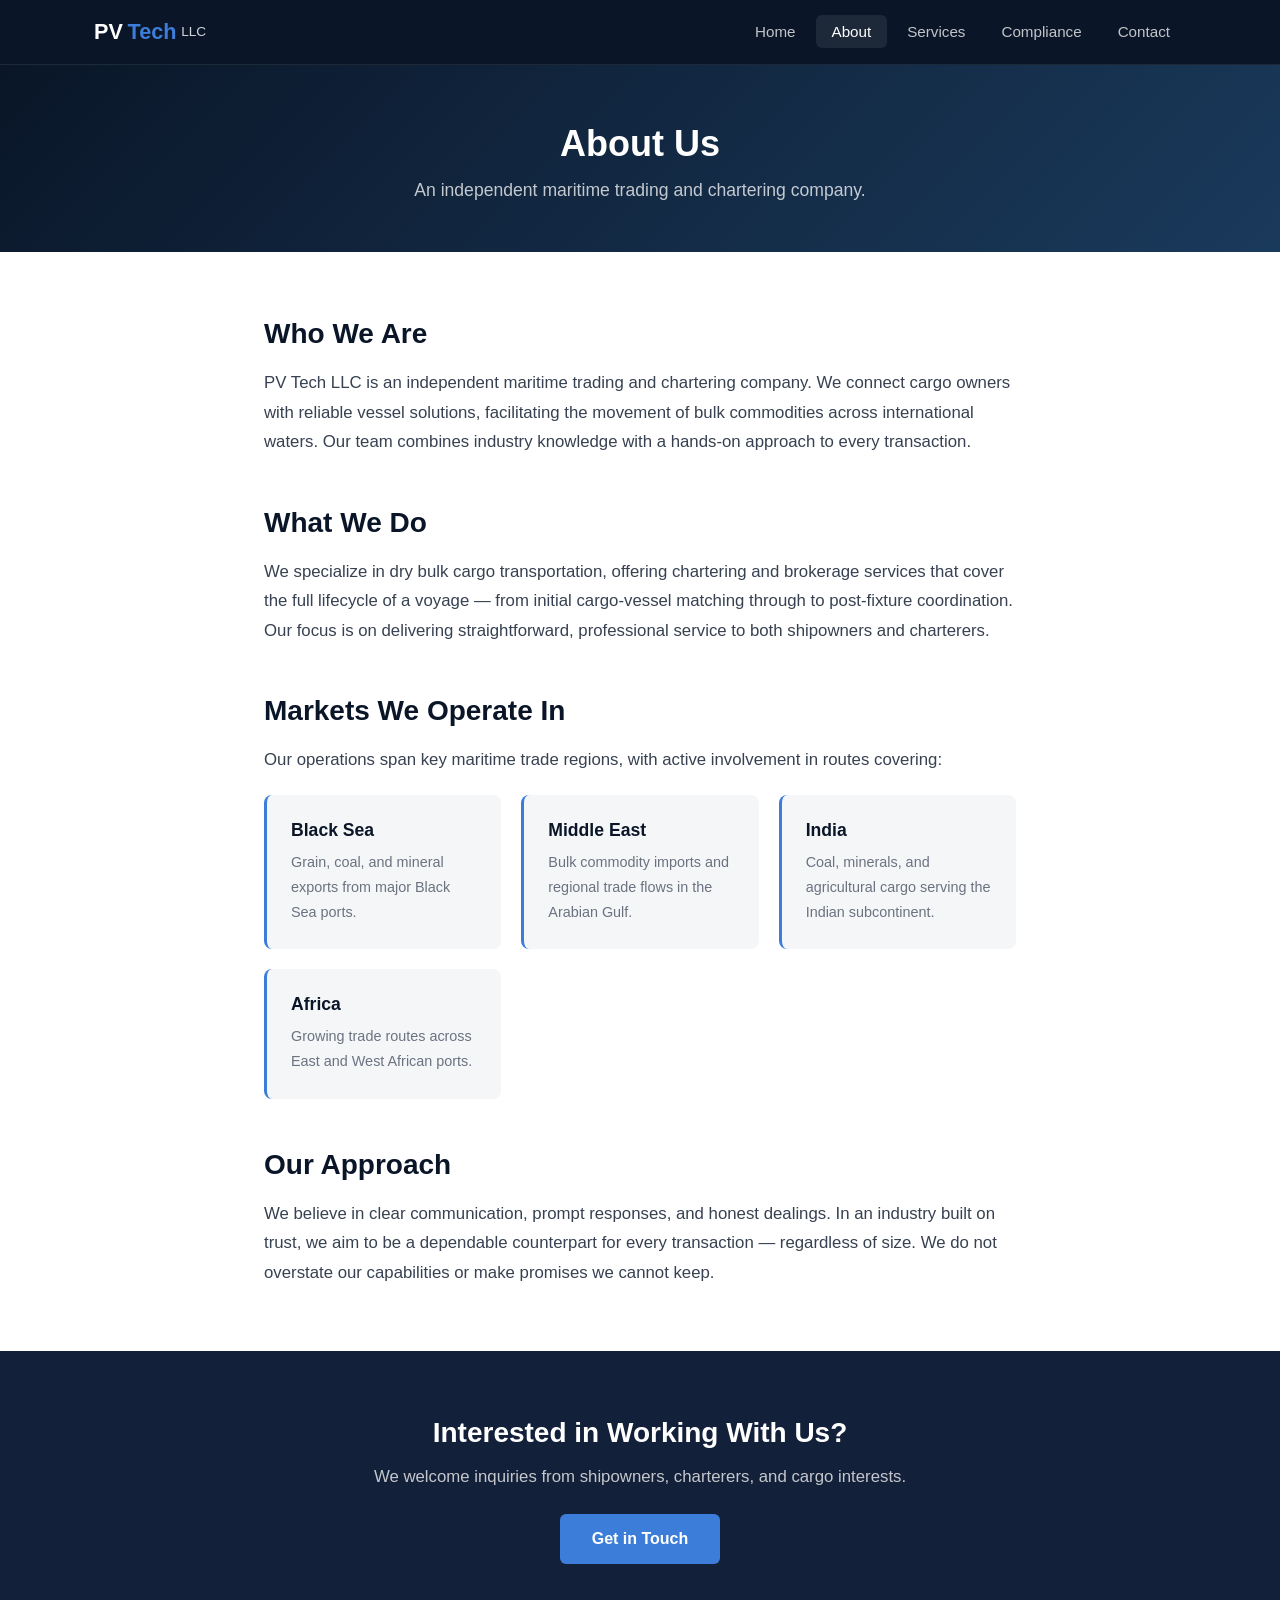
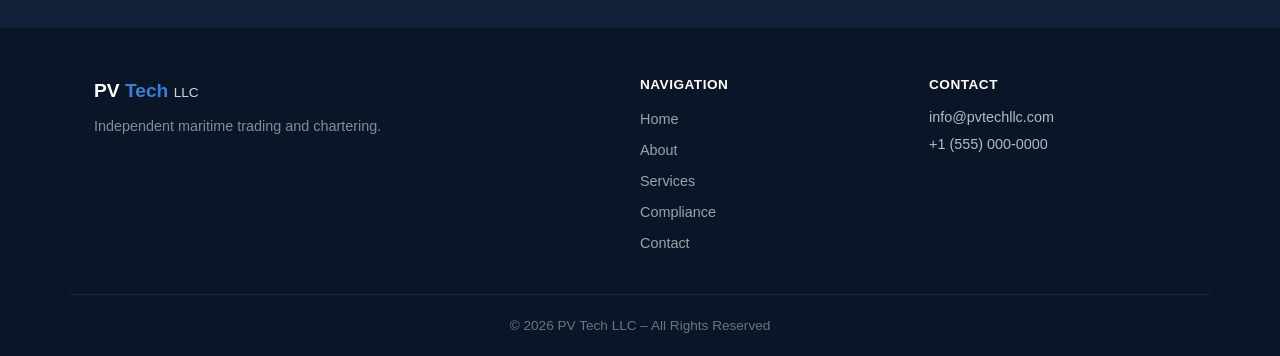
<file: pvtech-website/about.html>
<!DOCTYPE html>
<html lang="en">
<head>
    <meta charset="UTF-8">
    <meta name="viewport" content="width=device-width, initial-scale=1.0">
    <meta name="description" content="About PV Tech LLC – Learn about our maritime trading and chartering operations, markets, and commitment to professional shipping services.">
    <title>About Us – PV Tech LLC</title>
    <link rel="stylesheet" href="css/style.css">
</head>
<body>
    <header class="site-header">
        <div class="container header-inner">
            <a href="index.html" class="logo">
                <span class="logo-pv">PV</span> <span class="logo-tech">Tech</span> <span class="logo-llc">LLC</span>
            </a>
            <button class="mobile-menu-btn" aria-label="Toggle navigation">
                <span></span><span></span><span></span>
            </button>
            <nav class="main-nav">
                <ul>
                    <li><a href="index.html">Home</a></li>
                    <li><a href="about.html" class="active">About</a></li>
                    <li><a href="services.html">Services</a></li>
                    <li><a href="compliance.html">Compliance</a></li>
                    <li><a href="contact.html">Contact</a></li>
                </ul>
            </nav>
        </div>
    </header>

    <section class="page-hero">
        <div class="container">
            <h1>About Us</h1>
            <p>An independent maritime trading and chartering company.</p>
        </div>
    </section>

    <section class="section">
        <div class="container about-content">
            <div class="about-block">
                <h2>Who We Are</h2>
                <p>PV Tech LLC is an independent maritime trading and chartering company. We connect cargo owners with reliable vessel solutions, facilitating the movement of bulk commodities across international waters. Our team combines industry knowledge with a hands-on approach to every transaction.</p>
            </div>

            <div class="about-block">
                <h2>What We Do</h2>
                <p>We specialize in dry bulk cargo transportation, offering chartering and brokerage services that cover the full lifecycle of a voyage — from initial cargo-vessel matching through to post-fixture coordination. Our focus is on delivering straightforward, professional service to both shipowners and charterers.</p>
            </div>

            <div class="about-block">
                <h2>Markets We Operate In</h2>
                <p>Our operations span key maritime trade regions, with active involvement in routes covering:</p>
                <div class="markets-grid">
                    <div class="market-item">
                        <h3>Black Sea</h3>
                        <p>Grain, coal, and mineral exports from major Black Sea ports.</p>
                    </div>
                    <div class="market-item">
                        <h3>Middle East</h3>
                        <p>Bulk commodity imports and regional trade flows in the Arabian Gulf.</p>
                    </div>
                    <div class="market-item">
                        <h3>India</h3>
                        <p>Coal, minerals, and agricultural cargo serving the Indian subcontinent.</p>
                    </div>
                    <div class="market-item">
                        <h3>Africa</h3>
                        <p>Growing trade routes across East and West African ports.</p>
                    </div>
                </div>
            </div>

            <div class="about-block">
                <h2>Our Approach</h2>
                <p>We believe in clear communication, prompt responses, and honest dealings. In an industry built on trust, we aim to be a dependable counterpart for every transaction — regardless of size. We do not overstate our capabilities or make promises we cannot keep.</p>
            </div>
        </div>
    </section>

    <section class="section cta-section">
        <div class="container cta-inner">
            <h2>Interested in Working With Us?</h2>
            <p>We welcome inquiries from shipowners, charterers, and cargo interests.</p>
            <a href="contact.html" class="btn btn-primary">Get in Touch</a>
        </div>
    </section>

    <footer class="site-footer">
        <div class="container footer-inner">
            <div class="footer-brand">
                <span class="footer-logo"><span class="logo-pv">PV</span> <span class="logo-tech">Tech</span> <span class="logo-llc">LLC</span></span>
                <p>Independent maritime trading and chartering.</p>
            </div>
            <div class="footer-links">
                <h4>Navigation</h4>
                <ul>
                    <li><a href="index.html">Home</a></li>
                    <li><a href="about.html">About</a></li>
                    <li><a href="services.html">Services</a></li>
                    <li><a href="compliance.html">Compliance</a></li>
                    <li><a href="contact.html">Contact</a></li>
                </ul>
            </div>
            <div class="footer-contact">
                <h4>Contact</h4>
                <p>info@pvtechllc.com</p>
                <p>+1 (555) 000-0000</p>
            </div>
        </div>
        <div class="footer-bottom">
            <div class="container">
                <p>&copy; 2026 PV Tech LLC &ndash; All Rights Reserved</p>
            </div>
        </div>
    </footer>

    <script src="js/main.js"></script>
</body>
</html>
</file>
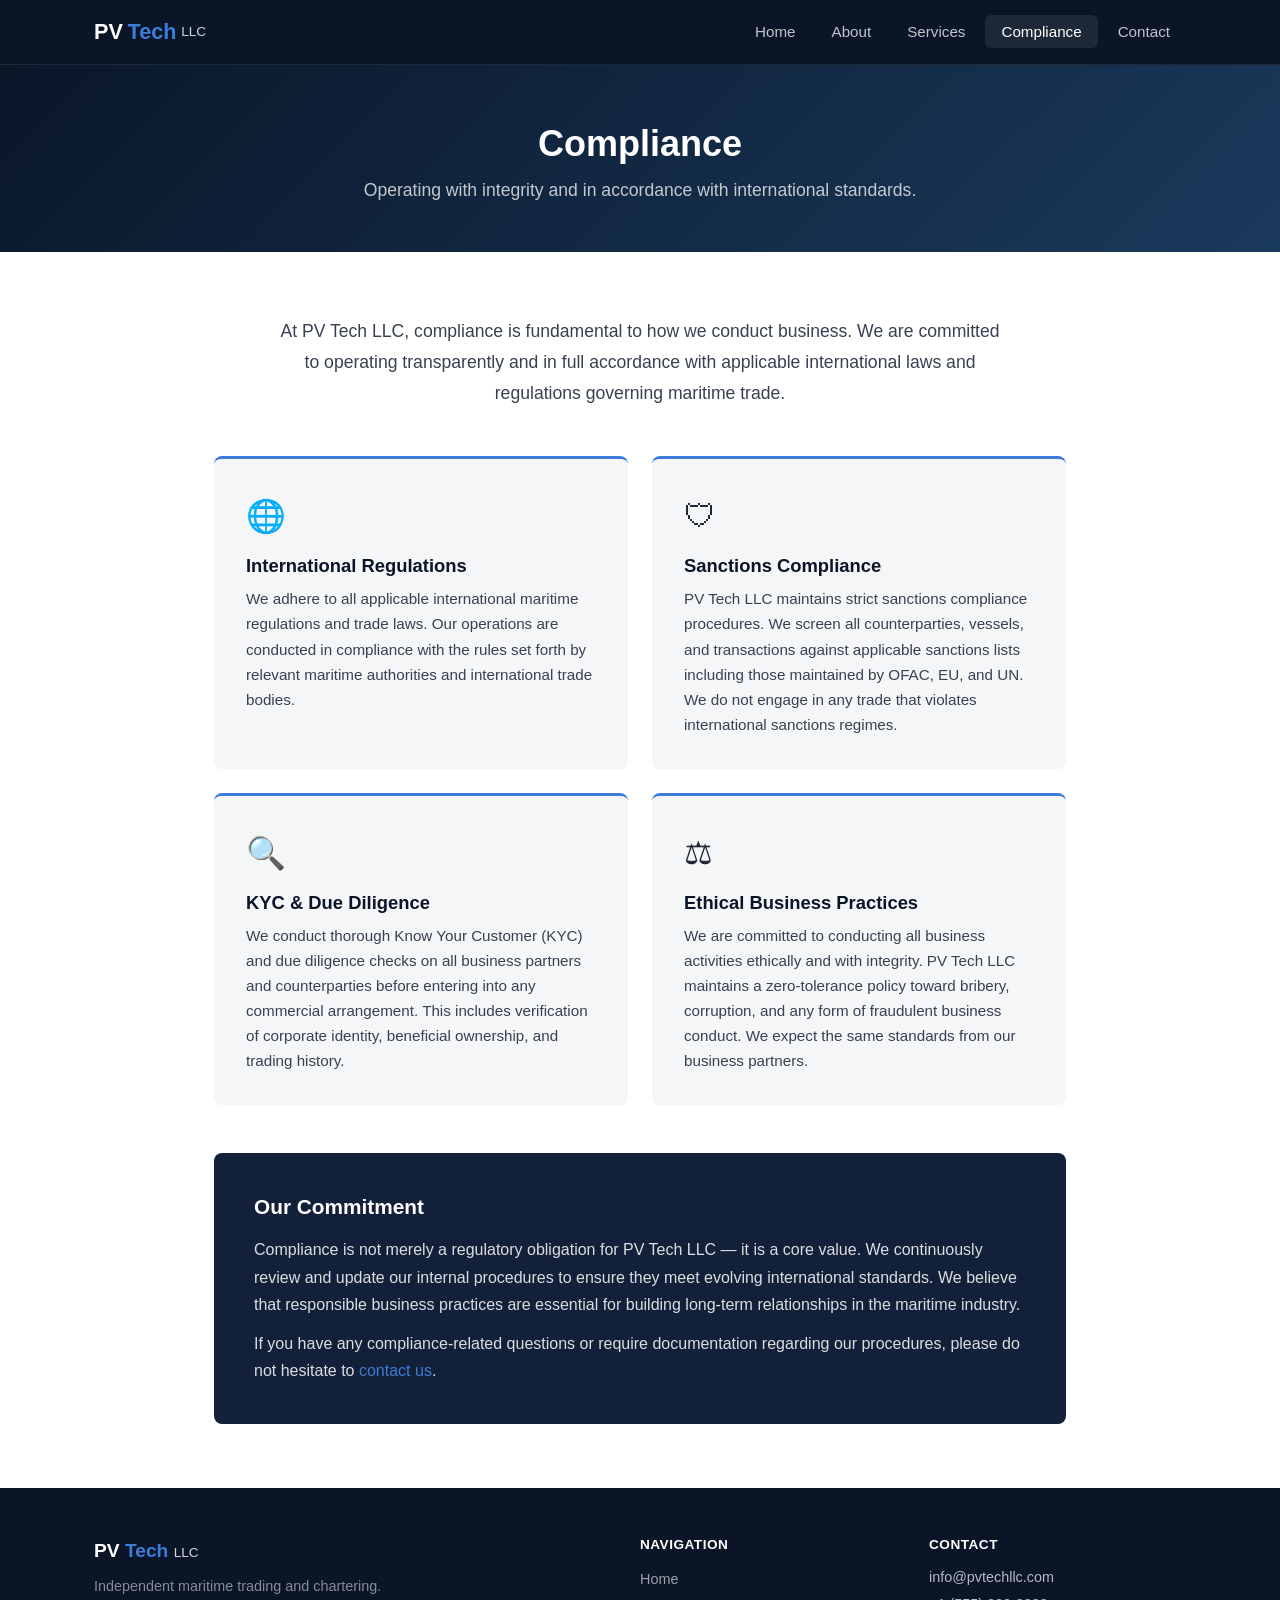
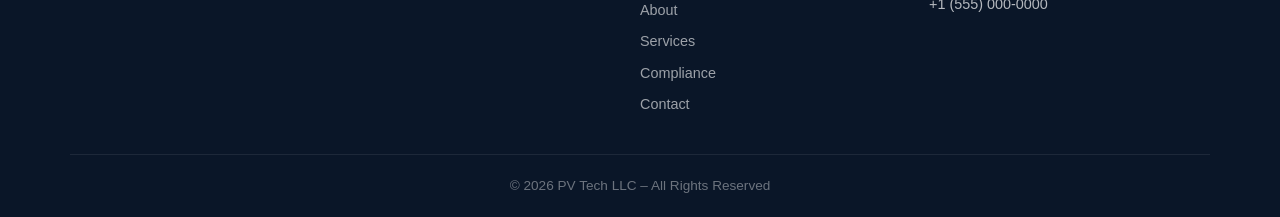
<file: pvtech-website/compliance.html>
<!DOCTYPE html>
<html lang="en">
<head>
    <meta charset="UTF-8">
    <meta name="viewport" content="width=device-width, initial-scale=1.0">
    <meta name="description" content="PV Tech LLC compliance – Our commitment to international regulations, sanctions compliance, KYC due diligence, and ethical business practices.">
    <title>Compliance – PV Tech LLC</title>
    <link rel="stylesheet" href="css/style.css">
</head>
<body>
    <header class="site-header">
        <div class="container header-inner">
            <a href="index.html" class="logo">
                <span class="logo-pv">PV</span> <span class="logo-tech">Tech</span> <span class="logo-llc">LLC</span>
            </a>
            <button class="mobile-menu-btn" aria-label="Toggle navigation">
                <span></span><span></span><span></span>
            </button>
            <nav class="main-nav">
                <ul>
                    <li><a href="index.html">Home</a></li>
                    <li><a href="about.html">About</a></li>
                    <li><a href="services.html">Services</a></li>
                    <li><a href="compliance.html" class="active">Compliance</a></li>
                    <li><a href="contact.html">Contact</a></li>
                </ul>
            </nav>
        </div>
    </header>

    <section class="page-hero">
        <div class="container">
            <h1>Compliance</h1>
            <p>Operating with integrity and in accordance with international standards.</p>
        </div>
    </section>

    <section class="section">
        <div class="container compliance-content">
            <div class="compliance-intro">
                <p>At PV Tech LLC, compliance is fundamental to how we conduct business. We are committed to operating transparently and in full accordance with applicable international laws and regulations governing maritime trade.</p>
            </div>

            <div class="compliance-grid">
                <div class="compliance-card">
                    <div class="compliance-icon">&#127760;</div>
                    <h3>International Regulations</h3>
                    <p>We adhere to all applicable international maritime regulations and trade laws. Our operations are conducted in compliance with the rules set forth by relevant maritime authorities and international trade bodies.</p>
                </div>

                <div class="compliance-card">
                    <div class="compliance-icon">&#128737;</div>
                    <h3>Sanctions Compliance</h3>
                    <p>PV Tech LLC maintains strict sanctions compliance procedures. We screen all counterparties, vessels, and transactions against applicable sanctions lists including those maintained by OFAC, EU, and UN. We do not engage in any trade that violates international sanctions regimes.</p>
                </div>

                <div class="compliance-card">
                    <div class="compliance-icon">&#128269;</div>
                    <h3>KYC &amp; Due Diligence</h3>
                    <p>We conduct thorough Know Your Customer (KYC) and due diligence checks on all business partners and counterparties before entering into any commercial arrangement. This includes verification of corporate identity, beneficial ownership, and trading history.</p>
                </div>

                <div class="compliance-card">
                    <div class="compliance-icon">&#9878;</div>
                    <h3>Ethical Business Practices</h3>
                    <p>We are committed to conducting all business activities ethically and with integrity. PV Tech LLC maintains a zero-tolerance policy toward bribery, corruption, and any form of fraudulent business conduct. We expect the same standards from our business partners.</p>
                </div>
            </div>

            <div class="compliance-statement">
                <h3>Our Commitment</h3>
                <p>Compliance is not merely a regulatory obligation for PV Tech LLC — it is a core value. We continuously review and update our internal procedures to ensure they meet evolving international standards. We believe that responsible business practices are essential for building long-term relationships in the maritime industry.</p>
                <p>If you have any compliance-related questions or require documentation regarding our procedures, please do not hesitate to <a href="contact.html">contact us</a>.</p>
            </div>
        </div>
    </section>

    <footer class="site-footer">
        <div class="container footer-inner">
            <div class="footer-brand">
                <span class="footer-logo"><span class="logo-pv">PV</span> <span class="logo-tech">Tech</span> <span class="logo-llc">LLC</span></span>
                <p>Independent maritime trading and chartering.</p>
            </div>
            <div class="footer-links">
                <h4>Navigation</h4>
                <ul>
                    <li><a href="index.html">Home</a></li>
                    <li><a href="about.html">About</a></li>
                    <li><a href="services.html">Services</a></li>
                    <li><a href="compliance.html">Compliance</a></li>
                    <li><a href="contact.html">Contact</a></li>
                </ul>
            </div>
            <div class="footer-contact">
                <h4>Contact</h4>
                <p>info@pvtechllc.com</p>
                <p>+1 (555) 000-0000</p>
            </div>
        </div>
        <div class="footer-bottom">
            <div class="container">
                <p>&copy; 2026 PV Tech LLC &ndash; All Rights Reserved</p>
            </div>
        </div>
    </footer>

    <script src="js/main.js"></script>
</body>
</html>
</file>
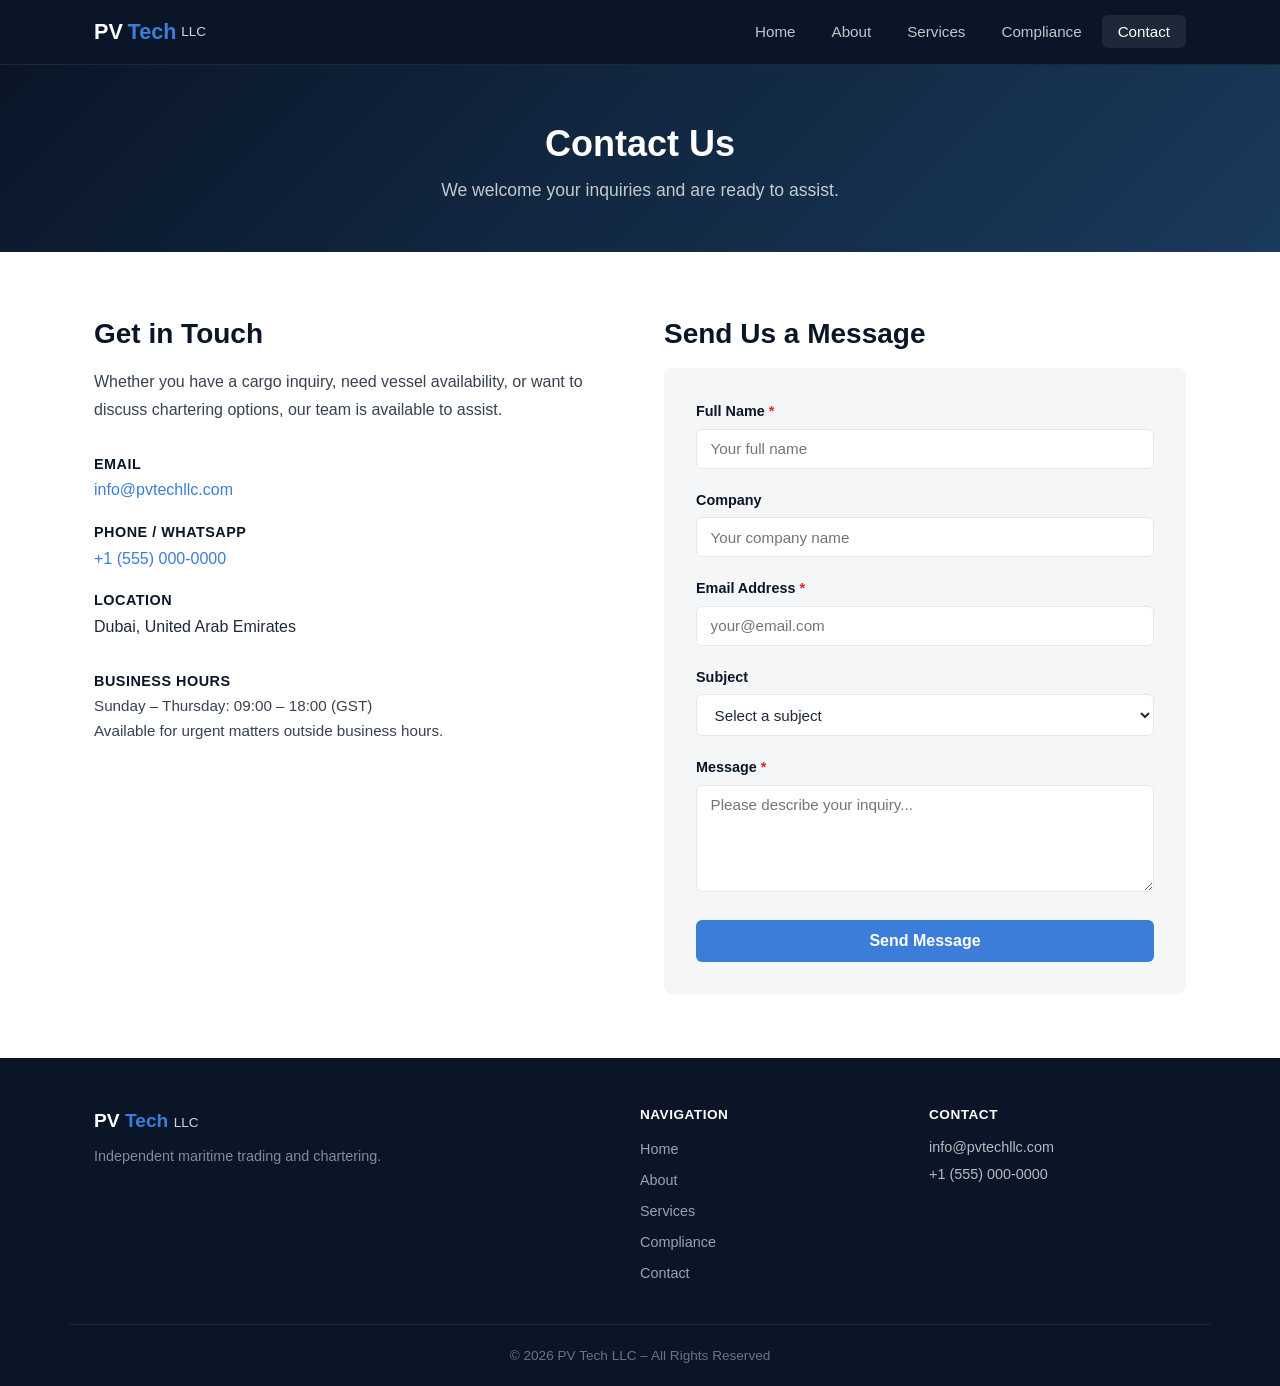
<file: pvtech-website/contact.html>
<!DOCTYPE html>
<html lang="en">
<head>
    <meta charset="UTF-8">
    <meta name="viewport" content="width=device-width, initial-scale=1.0">
    <meta name="description" content="Contact PV Tech LLC – Reach out for cargo inquiries, vessel chartering, and maritime trading services.">
    <title>Contact – PV Tech LLC</title>
    <link rel="stylesheet" href="css/style.css">
</head>
<body>
    <header class="site-header">
        <div class="container header-inner">
            <a href="index.html" class="logo">
                <span class="logo-pv">PV</span> <span class="logo-tech">Tech</span> <span class="logo-llc">LLC</span>
            </a>
            <button class="mobile-menu-btn" aria-label="Toggle navigation">
                <span></span><span></span><span></span>
            </button>
            <nav class="main-nav">
                <ul>
                    <li><a href="index.html">Home</a></li>
                    <li><a href="about.html">About</a></li>
                    <li><a href="services.html">Services</a></li>
                    <li><a href="compliance.html">Compliance</a></li>
                    <li><a href="contact.html" class="active">Contact</a></li>
                </ul>
            </nav>
        </div>
    </header>

    <section class="page-hero">
        <div class="container">
            <h1>Contact Us</h1>
            <p>We welcome your inquiries and are ready to assist.</p>
        </div>
    </section>

    <section class="section">
        <div class="container contact-layout">
            <div class="contact-info">
                <h2>Get in Touch</h2>
                <p>Whether you have a cargo inquiry, need vessel availability, or want to discuss chartering options, our team is available to assist.</p>

                <div class="contact-details">
                    <div class="contact-item">
                        <h3>Email</h3>
                        <p><a href="mailto:info@pvtechllc.com">info@pvtechllc.com</a></p>
                    </div>
                    <div class="contact-item">
                        <h3>Phone / WhatsApp</h3>
                        <p><a href="tel:+15550000000">+1 (555) 000-0000</a></p>
                    </div>
                    <div class="contact-item">
                        <h3>Location</h3>
                        <p>Dubai, United Arab Emirates</p>
                    </div>
                </div>

                <div class="business-hours">
                    <h3>Business Hours</h3>
                    <p>Sunday – Thursday: 09:00 – 18:00 (GST)</p>
                    <p>Available for urgent matters outside business hours.</p>
                </div>
            </div>

            <div class="contact-form-wrapper">
                <h2>Send Us a Message</h2>
                <form id="contact-form" class="contact-form">
                    <div class="form-group">
                        <label for="name">Full Name <span class="required">*</span></label>
                        <input type="text" id="name" name="name" required placeholder="Your full name">
                    </div>
                    <div class="form-group">
                        <label for="company">Company</label>
                        <input type="text" id="company" name="company" placeholder="Your company name">
                    </div>
                    <div class="form-group">
                        <label for="email">Email Address <span class="required">*</span></label>
                        <input type="email" id="email" name="email" required placeholder="your@email.com">
                    </div>
                    <div class="form-group">
                        <label for="subject">Subject</label>
                        <select id="subject" name="subject">
                            <option value="">Select a subject</option>
                            <option value="cargo-inquiry">Cargo Inquiry</option>
                            <option value="vessel-chartering">Vessel Chartering</option>
                            <option value="freight-rates">Freight Rates</option>
                            <option value="general">General Inquiry</option>
                        </select>
                    </div>
                    <div class="form-group">
                        <label for="message">Message <span class="required">*</span></label>
                        <textarea id="message" name="message" rows="5" required placeholder="Please describe your inquiry..."></textarea>
                    </div>
                    <button type="submit" class="btn btn-primary btn-full">Send Message</button>
                    <div id="form-status" class="form-status"></div>
                </form>
            </div>
        </div>
    </section>

    <footer class="site-footer">
        <div class="container footer-inner">
            <div class="footer-brand">
                <span class="footer-logo"><span class="logo-pv">PV</span> <span class="logo-tech">Tech</span> <span class="logo-llc">LLC</span></span>
                <p>Independent maritime trading and chartering.</p>
            </div>
            <div class="footer-links">
                <h4>Navigation</h4>
                <ul>
                    <li><a href="index.html">Home</a></li>
                    <li><a href="about.html">About</a></li>
                    <li><a href="services.html">Services</a></li>
                    <li><a href="compliance.html">Compliance</a></li>
                    <li><a href="contact.html">Contact</a></li>
                </ul>
            </div>
            <div class="footer-contact">
                <h4>Contact</h4>
                <p>info@pvtechllc.com</p>
                <p>+1 (555) 000-0000</p>
            </div>
        </div>
        <div class="footer-bottom">
            <div class="container">
                <p>&copy; 2026 PV Tech LLC &ndash; All Rights Reserved</p>
            </div>
        </div>
    </footer>

    <script src="js/main.js"></script>
</body>
</html>
</file>
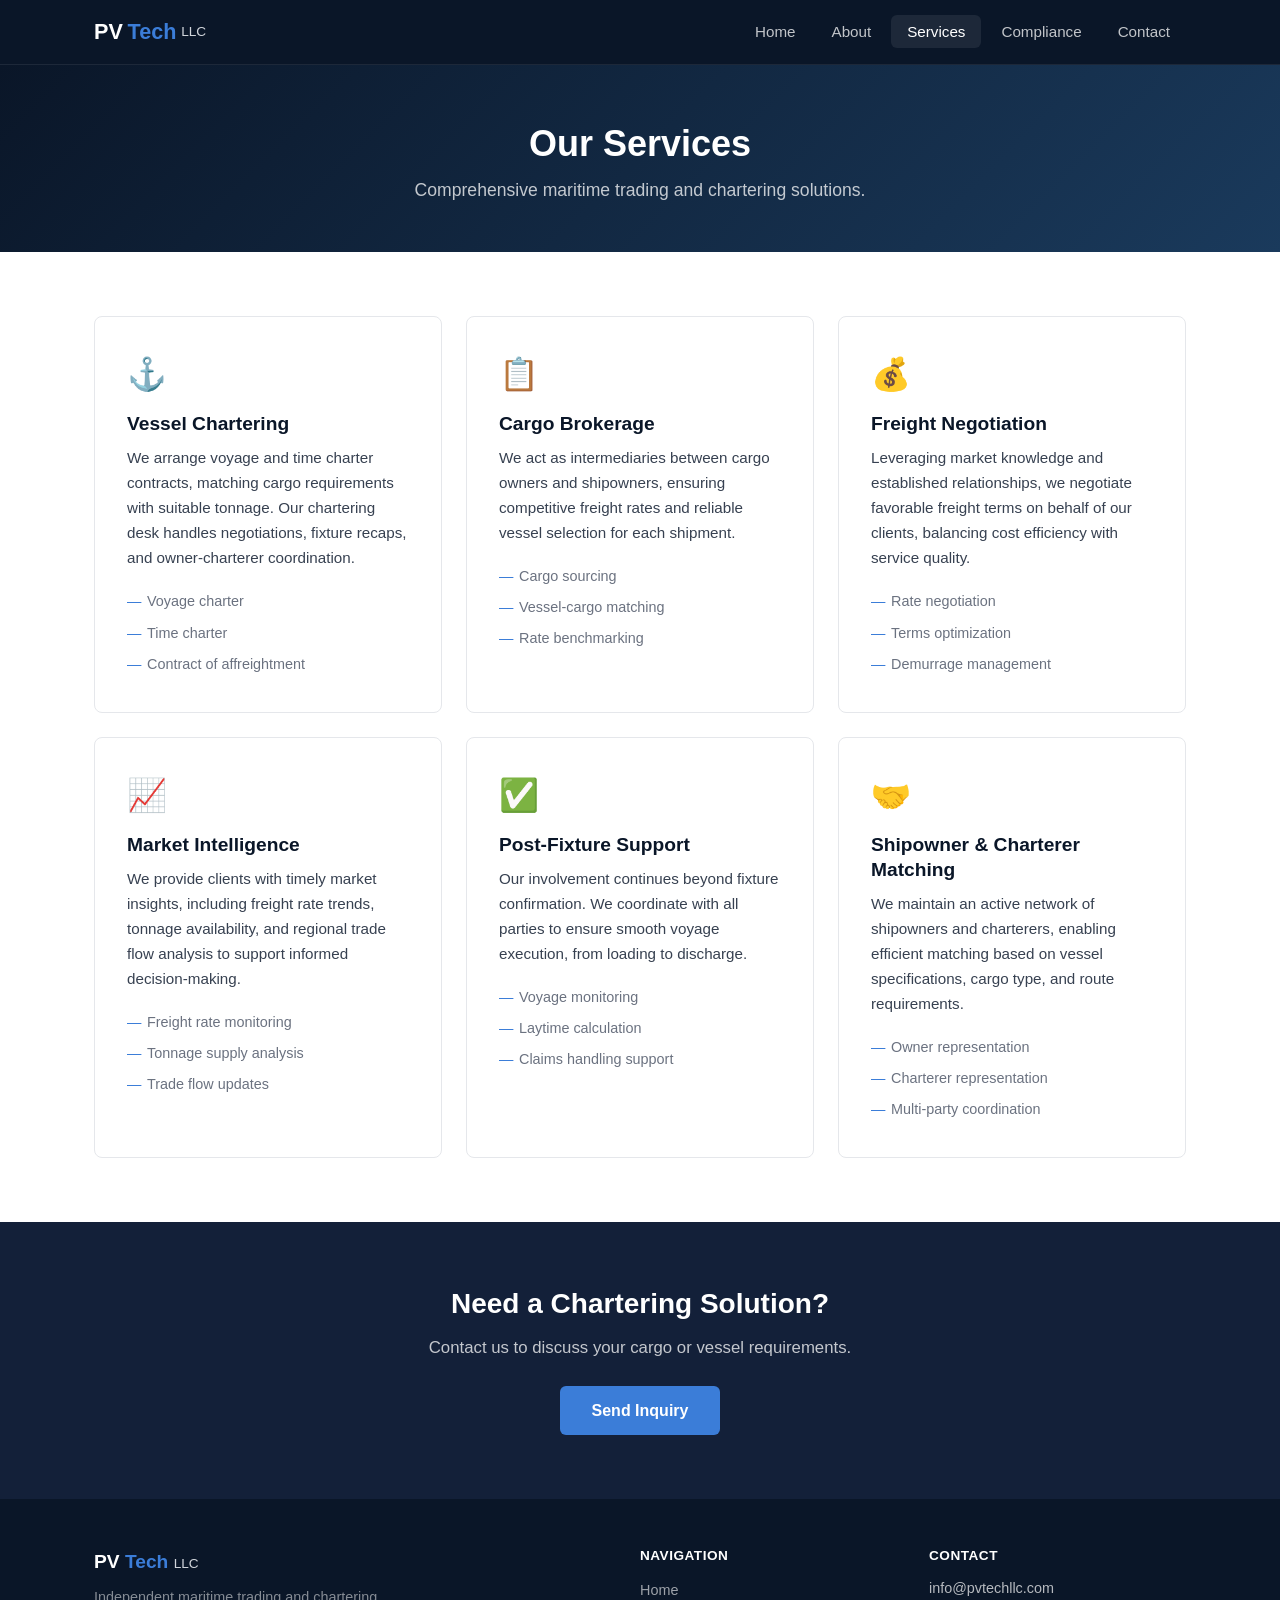
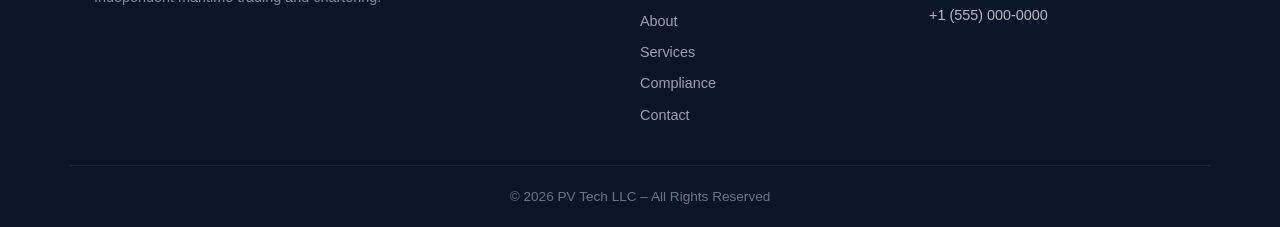
<file: pvtech-website/services.html>
<!DOCTYPE html>
<html lang="en">
<head>
    <meta charset="UTF-8">
    <meta name="viewport" content="width=device-width, initial-scale=1.0">
    <meta name="description" content="PV Tech LLC services – Vessel chartering, cargo brokerage, freight negotiation, market intelligence, and post-fixture support.">
    <title>Services – PV Tech LLC</title>
    <link rel="stylesheet" href="css/style.css">
</head>
<body>
    <header class="site-header">
        <div class="container header-inner">
            <a href="index.html" class="logo">
                <span class="logo-pv">PV</span> <span class="logo-tech">Tech</span> <span class="logo-llc">LLC</span>
            </a>
            <button class="mobile-menu-btn" aria-label="Toggle navigation">
                <span></span><span></span><span></span>
            </button>
            <nav class="main-nav">
                <ul>
                    <li><a href="index.html">Home</a></li>
                    <li><a href="about.html">About</a></li>
                    <li><a href="services.html" class="active">Services</a></li>
                    <li><a href="compliance.html">Compliance</a></li>
                    <li><a href="contact.html">Contact</a></li>
                </ul>
            </nav>
        </div>
    </header>

    <section class="page-hero">
        <div class="container">
            <h1>Our Services</h1>
            <p>Comprehensive maritime trading and chartering solutions.</p>
        </div>
    </section>

    <section class="section">
        <div class="container">
            <div class="services-grid">
                <div class="service-card">
                    <div class="service-icon">&#9875;</div>
                    <h3>Vessel Chartering</h3>
                    <p>We arrange voyage and time charter contracts, matching cargo requirements with suitable tonnage. Our chartering desk handles negotiations, fixture recaps, and owner-charterer coordination.</p>
                    <ul class="service-details">
                        <li>Voyage charter</li>
                        <li>Time charter</li>
                        <li>Contract of affreightment</li>
                    </ul>
                </div>

                <div class="service-card">
                    <div class="service-icon">&#128203;</div>
                    <h3>Cargo Brokerage</h3>
                    <p>We act as intermediaries between cargo owners and shipowners, ensuring competitive freight rates and reliable vessel selection for each shipment.</p>
                    <ul class="service-details">
                        <li>Cargo sourcing</li>
                        <li>Vessel-cargo matching</li>
                        <li>Rate benchmarking</li>
                    </ul>
                </div>

                <div class="service-card">
                    <div class="service-icon">&#128176;</div>
                    <h3>Freight Negotiation</h3>
                    <p>Leveraging market knowledge and established relationships, we negotiate favorable freight terms on behalf of our clients, balancing cost efficiency with service quality.</p>
                    <ul class="service-details">
                        <li>Rate negotiation</li>
                        <li>Terms optimization</li>
                        <li>Demurrage management</li>
                    </ul>
                </div>

                <div class="service-card">
                    <div class="service-icon">&#128200;</div>
                    <h3>Market Intelligence</h3>
                    <p>We provide clients with timely market insights, including freight rate trends, tonnage availability, and regional trade flow analysis to support informed decision-making.</p>
                    <ul class="service-details">
                        <li>Freight rate monitoring</li>
                        <li>Tonnage supply analysis</li>
                        <li>Trade flow updates</li>
                    </ul>
                </div>

                <div class="service-card">
                    <div class="service-icon">&#9989;</div>
                    <h3>Post-Fixture Support</h3>
                    <p>Our involvement continues beyond fixture confirmation. We coordinate with all parties to ensure smooth voyage execution, from loading to discharge.</p>
                    <ul class="service-details">
                        <li>Voyage monitoring</li>
                        <li>Laytime calculation</li>
                        <li>Claims handling support</li>
                    </ul>
                </div>

                <div class="service-card">
                    <div class="service-icon">&#129309;</div>
                    <h3>Shipowner &amp; Charterer Matching</h3>
                    <p>We maintain an active network of shipowners and charterers, enabling efficient matching based on vessel specifications, cargo type, and route requirements.</p>
                    <ul class="service-details">
                        <li>Owner representation</li>
                        <li>Charterer representation</li>
                        <li>Multi-party coordination</li>
                    </ul>
                </div>
            </div>
        </div>
    </section>

    <section class="section cta-section">
        <div class="container cta-inner">
            <h2>Need a Chartering Solution?</h2>
            <p>Contact us to discuss your cargo or vessel requirements.</p>
            <a href="contact.html" class="btn btn-primary">Send Inquiry</a>
        </div>
    </section>

    <footer class="site-footer">
        <div class="container footer-inner">
            <div class="footer-brand">
                <span class="footer-logo"><span class="logo-pv">PV</span> <span class="logo-tech">Tech</span> <span class="logo-llc">LLC</span></span>
                <p>Independent maritime trading and chartering.</p>
            </div>
            <div class="footer-links">
                <h4>Navigation</h4>
                <ul>
                    <li><a href="index.html">Home</a></li>
                    <li><a href="about.html">About</a></li>
                    <li><a href="services.html">Services</a></li>
                    <li><a href="compliance.html">Compliance</a></li>
                    <li><a href="contact.html">Contact</a></li>
                </ul>
            </div>
            <div class="footer-contact">
                <h4>Contact</h4>
                <p>info@pvtechllc.com</p>
                <p>+1 (555) 000-0000</p>
            </div>
        </div>
        <div class="footer-bottom">
            <div class="container">
                <p>&copy; 2026 PV Tech LLC &ndash; All Rights Reserved</p>
            </div>
        </div>
    </footer>

    <script src="js/main.js"></script>
</body>
</html>
</file>
<file: pvtech-website/css/style.css>
/* ============================================
   PV Tech LLC – Maritime Corporate Stylesheet
   Colors: Dark blue, white, grey
   ============================================ */

/* --- Reset & Base --- */
*, *::before, *::after {
    margin: 0;
    padding: 0;
    box-sizing: border-box;
}

:root {
    --navy: #0a1628;
    --navy-light: #132039;
    --blue: #1a3a5c;
    --blue-medium: #2a5a8c;
    --blue-accent: #3b7dd8;
    --white: #ffffff;
    --grey-light: #f4f6f8;
    --grey: #d1d5db;
    --grey-medium: #6b7280;
    --grey-dark: #374151;
    --text: #1f2937;
    --text-light: #9ca3af;
    --border: #e5e7eb;
}

html {
    font-size: 16px;
    scroll-behavior: smooth;
}

body {
    font-family: -apple-system, BlinkMacSystemFont, 'Segoe UI', Roboto, 'Helvetica Neue', Arial, sans-serif;
    color: var(--text);
    line-height: 1.6;
    background: var(--white);
}

img {
    max-width: 100%;
    height: auto;
}

a {
    color: var(--blue-accent);
    text-decoration: none;
}

a:hover {
    color: var(--blue-medium);
}

h1, h2, h3, h4 {
    line-height: 1.3;
    color: var(--navy);
}

h1 { font-size: 2.25rem; font-weight: 700; }
h2 { font-size: 1.75rem; font-weight: 700; margin-bottom: 1rem; }
h3 { font-size: 1.25rem; font-weight: 600; margin-bottom: 0.5rem; }

.container {
    max-width: 1140px;
    margin: 0 auto;
    padding: 0 1.5rem;
}

.section {
    padding: 4rem 0;
}

.section-intro {
    color: var(--grey-medium);
    font-size: 1.1rem;
    max-width: 640px;
    margin: 0 auto 2.5rem;
    text-align: center;
}

/* --- Header --- */
.site-header {
    background: var(--navy);
    position: sticky;
    top: 0;
    z-index: 100;
    border-bottom: 1px solid rgba(255,255,255,0.08);
}

.header-inner {
    display: flex;
    align-items: center;
    justify-content: space-between;
    height: 64px;
}

.logo {
    font-size: 1.35rem;
    font-weight: 700;
    text-decoration: none;
    display: flex;
    align-items: center;
    gap: 0.3rem;
}

.logo-pv {
    color: var(--white);
}

.logo-tech {
    color: var(--blue-accent);
}

.logo-llc {
    color: var(--grey);
    font-weight: 400;
    font-size: 0.85rem;
}

.main-nav ul {
    display: flex;
    list-style: none;
    gap: 0.25rem;
}

.main-nav a {
    color: rgba(255,255,255,0.75);
    text-decoration: none;
    padding: 0.5rem 1rem;
    border-radius: 6px;
    font-size: 0.95rem;
    transition: color 0.2s, background 0.2s;
}

.main-nav a:hover,
.main-nav a.active {
    color: var(--white);
    background: rgba(255,255,255,0.08);
}

/* Mobile menu button */
.mobile-menu-btn {
    display: none;
    flex-direction: column;
    gap: 5px;
    background: none;
    border: none;
    cursor: pointer;
    padding: 4px;
}

.mobile-menu-btn span {
    display: block;
    width: 24px;
    height: 2px;
    background: var(--white);
    border-radius: 2px;
    transition: transform 0.2s;
}

/* --- Hero (Home) --- */
.hero {
    background: linear-gradient(135deg, var(--navy) 0%, var(--blue) 100%);
    color: var(--white);
    padding: 5rem 0 4.5rem;
    text-align: center;
}

.hero h1 {
    color: var(--white);
    font-size: 2.75rem;
    margin-bottom: 1.25rem;
}

.hero-subtitle {
    font-size: 1.15rem;
    color: rgba(255,255,255,0.8);
    max-width: 640px;
    margin: 0 auto 2.5rem;
    line-height: 1.7;
}

.hero-points {
    display: flex;
    justify-content: center;
    gap: 2.5rem;
    margin-bottom: 2.5rem;
    flex-wrap: wrap;
}

.hero-point {
    display: flex;
    align-items: center;
    gap: 0.5rem;
    font-size: 1rem;
    color: rgba(255,255,255,0.9);
}

.hero-icon {
    font-size: 1.4rem;
}

/* --- Page Hero (Inner pages) --- */
.page-hero {
    background: linear-gradient(135deg, var(--navy) 0%, var(--blue) 100%);
    color: var(--white);
    padding: 3.5rem 0 3rem;
    text-align: center;
}

.page-hero h1 {
    color: var(--white);
    margin-bottom: 0.5rem;
}

.page-hero p {
    color: rgba(255,255,255,0.75);
    font-size: 1.1rem;
}

/* --- Buttons --- */
.btn {
    display: inline-block;
    padding: 0.75rem 2rem;
    border-radius: 6px;
    font-size: 1rem;
    font-weight: 600;
    text-decoration: none;
    cursor: pointer;
    border: none;
    transition: background 0.2s, transform 0.1s;
}

.btn:active {
    transform: translateY(1px);
}

.btn-primary {
    background: var(--blue-accent);
    color: var(--white);
}

.btn-primary:hover {
    background: #2d6bc4;
    color: var(--white);
}

.btn-full {
    width: 100%;
    text-align: center;
}

/* --- Cards --- */
.card-grid {
    display: grid;
    grid-template-columns: repeat(auto-fit, minmax(240px, 1fr));
    gap: 1.5rem;
}

.card {
    background: var(--white);
    border: 1px solid var(--border);
    border-radius: 8px;
    padding: 1.75rem;
    transition: box-shadow 0.2s;
}

.card:hover {
    box-shadow: 0 4px 16px rgba(0,0,0,0.06);
}

.card-icon {
    font-size: 2rem;
    margin-bottom: 0.75rem;
}

.card h3 {
    color: var(--navy);
}

.card p {
    color: var(--grey-medium);
    font-size: 0.95rem;
}

/* --- Vessel types / cargo on grey bg --- */
.vessel-types {
    background: var(--grey-light);
}

/* --- CTA Section --- */
.cta-section {
    background: var(--navy-light);
    color: var(--white);
    text-align: center;
}

.cta-inner h2 {
    color: var(--white);
    margin-bottom: 0.75rem;
}

.cta-inner p {
    color: rgba(255,255,255,0.75);
    margin-bottom: 1.5rem;
    font-size: 1.05rem;
}

/* --- About Page --- */
.about-content {
    max-width: 800px;
    margin: 0 auto;
}

.about-block {
    margin-bottom: 3rem;
}

.about-block:last-child {
    margin-bottom: 0;
}

.about-block p {
    color: var(--grey-dark);
    font-size: 1.05rem;
    line-height: 1.75;
}

.markets-grid {
    display: grid;
    grid-template-columns: repeat(auto-fit, minmax(220px, 1fr));
    gap: 1.25rem;
    margin-top: 1.25rem;
}

.market-item {
    background: var(--grey-light);
    border-radius: 8px;
    padding: 1.5rem;
    border-left: 3px solid var(--blue-accent);
}

.market-item h3 {
    color: var(--navy);
    font-size: 1.1rem;
}

.market-item p {
    color: var(--grey-medium);
    font-size: 0.9rem;
}

/* --- Services Page --- */
.services-grid {
    display: grid;
    grid-template-columns: repeat(auto-fit, minmax(320px, 1fr));
    gap: 1.5rem;
}

.service-card {
    background: var(--white);
    border: 1px solid var(--border);
    border-radius: 8px;
    padding: 2rem;
    transition: box-shadow 0.2s;
}

.service-card:hover {
    box-shadow: 0 4px 16px rgba(0,0,0,0.06);
}

.service-icon {
    font-size: 2rem;
    margin-bottom: 0.75rem;
}

.service-card h3 {
    color: var(--navy);
    font-size: 1.2rem;
}

.service-card p {
    color: var(--grey-dark);
    font-size: 0.95rem;
    margin-bottom: 1rem;
    line-height: 1.65;
}

.service-details {
    list-style: none;
    padding: 0;
}

.service-details li {
    color: var(--grey-medium);
    font-size: 0.9rem;
    padding: 0.25rem 0;
    padding-left: 1.25rem;
    position: relative;
}

.service-details li::before {
    content: '—';
    position: absolute;
    left: 0;
    color: var(--blue-accent);
}

/* --- Compliance Page --- */
.compliance-content {
    max-width: 900px;
    margin: 0 auto;
}

.compliance-intro {
    text-align: center;
    margin-bottom: 3rem;
}

.compliance-intro p {
    font-size: 1.1rem;
    color: var(--grey-dark);
    line-height: 1.75;
    max-width: 720px;
    margin: 0 auto;
}

.compliance-grid {
    display: grid;
    grid-template-columns: repeat(auto-fit, minmax(280px, 1fr));
    gap: 1.5rem;
    margin-bottom: 3rem;
}

.compliance-card {
    background: var(--grey-light);
    border-radius: 8px;
    padding: 2rem;
    border-top: 3px solid var(--blue-accent);
}

.compliance-icon {
    font-size: 2rem;
    margin-bottom: 0.75rem;
}

.compliance-card h3 {
    color: var(--navy);
    font-size: 1.15rem;
}

.compliance-card p {
    color: var(--grey-dark);
    font-size: 0.95rem;
    line-height: 1.65;
}

.compliance-statement {
    background: var(--navy-light);
    color: var(--white);
    border-radius: 8px;
    padding: 2.5rem;
}

.compliance-statement h3 {
    color: var(--white);
    margin-bottom: 1rem;
    font-size: 1.3rem;
}

.compliance-statement p {
    color: rgba(255,255,255,0.85);
    font-size: 1rem;
    line-height: 1.7;
    margin-bottom: 0.75rem;
}

.compliance-statement p:last-child {
    margin-bottom: 0;
}

.compliance-statement a {
    color: var(--blue-accent);
}

.compliance-statement a:hover {
    color: #93bbf0;
}

/* --- Contact Page --- */
.contact-layout {
    display: grid;
    grid-template-columns: 1fr 1fr;
    gap: 3rem;
    align-items: start;
}

.contact-info h2,
.contact-form-wrapper h2 {
    margin-bottom: 1rem;
}

.contact-info > p {
    color: var(--grey-dark);
    line-height: 1.7;
    margin-bottom: 2rem;
}

.contact-details {
    margin-bottom: 2rem;
}

.contact-item {
    margin-bottom: 1.25rem;
}

.contact-item h3 {
    color: var(--navy);
    font-size: 0.9rem;
    text-transform: uppercase;
    letter-spacing: 0.5px;
    margin-bottom: 0.25rem;
}

.contact-item p {
    font-size: 1rem;
}

.contact-item a {
    color: var(--blue-accent);
}

.business-hours h3 {
    color: var(--navy);
    font-size: 0.9rem;
    text-transform: uppercase;
    letter-spacing: 0.5px;
    margin-bottom: 0.25rem;
}

.business-hours p {
    color: var(--grey-dark);
    font-size: 0.95rem;
}

/* --- Contact Form --- */
.contact-form {
    background: var(--grey-light);
    border-radius: 8px;
    padding: 2rem;
}

.form-group {
    margin-bottom: 1.25rem;
}

.form-group label {
    display: block;
    font-size: 0.9rem;
    font-weight: 600;
    color: var(--navy);
    margin-bottom: 0.35rem;
}

.required {
    color: #dc2626;
}

.form-group input,
.form-group select,
.form-group textarea {
    width: 100%;
    padding: 0.65rem 0.85rem;
    border: 1px solid var(--border);
    border-radius: 6px;
    font-size: 0.95rem;
    font-family: inherit;
    color: var(--text);
    background: var(--white);
    transition: border-color 0.2s;
}

.form-group input:focus,
.form-group select:focus,
.form-group textarea:focus {
    outline: none;
    border-color: var(--blue-accent);
    box-shadow: 0 0 0 3px rgba(59, 125, 216, 0.12);
}

.form-group textarea {
    resize: vertical;
    min-height: 100px;
}

.form-status {
    margin-top: 1rem;
    padding: 0.75rem;
    border-radius: 6px;
    font-size: 0.95rem;
    display: none;
}

.form-status.success {
    display: block;
    background: #ecfdf5;
    color: #065f46;
    border: 1px solid #a7f3d0;
}

.form-status.error {
    display: block;
    background: #fef2f2;
    color: #991b1b;
    border: 1px solid #fecaca;
}

/* --- Footer --- */
.site-footer {
    background: var(--navy);
    color: rgba(255,255,255,0.7);
    padding-top: 3rem;
}

.footer-inner {
    display: grid;
    grid-template-columns: 2fr 1fr 1fr;
    gap: 2rem;
    padding-bottom: 2rem;
    border-bottom: 1px solid rgba(255,255,255,0.08);
}

.footer-logo {
    font-size: 1.2rem;
    font-weight: 700;
    display: block;
    margin-bottom: 0.5rem;
}

.footer-brand p {
    font-size: 0.9rem;
    color: rgba(255,255,255,0.5);
}

.footer-links h4,
.footer-contact h4 {
    color: var(--white);
    font-size: 0.85rem;
    text-transform: uppercase;
    letter-spacing: 0.5px;
    margin-bottom: 0.75rem;
}

.footer-links ul {
    list-style: none;
}

.footer-links li {
    margin-bottom: 0.35rem;
}

.footer-links a {
    color: rgba(255,255,255,0.6);
    font-size: 0.9rem;
    text-decoration: none;
}

.footer-links a:hover {
    color: var(--white);
}

.footer-contact p {
    font-size: 0.9rem;
    margin-bottom: 0.25rem;
}

.footer-bottom {
    padding: 1.25rem 0;
    text-align: center;
}

.footer-bottom p {
    font-size: 0.85rem;
    color: rgba(255,255,255,0.4);
}

/* --- Responsive --- */
@media (max-width: 768px) {
    .mobile-menu-btn {
        display: flex;
    }

    .main-nav {
        display: none;
        position: absolute;
        top: 64px;
        left: 0;
        right: 0;
        background: var(--navy);
        border-top: 1px solid rgba(255,255,255,0.08);
        padding: 1rem;
    }

    .main-nav.open {
        display: block;
    }

    .main-nav ul {
        flex-direction: column;
        gap: 0;
    }

    .main-nav a {
        display: block;
        padding: 0.75rem 1rem;
    }

    h1 {
        font-size: 1.75rem;
    }

    .hero {
        padding: 3.5rem 0 3rem;
    }

    .hero h1 {
        font-size: 2rem;
    }

    .hero-points {
        flex-direction: column;
        align-items: center;
        gap: 1rem;
    }

    .contact-layout {
        grid-template-columns: 1fr;
    }

    .footer-inner {
        grid-template-columns: 1fr;
        gap: 1.5rem;
    }

    .services-grid {
        grid-template-columns: 1fr;
    }

    .card-grid {
        grid-template-columns: 1fr 1fr;
    }
}

@media (max-width: 480px) {
    .card-grid {
        grid-template-columns: 1fr;
    }

    .markets-grid {
        grid-template-columns: 1fr;
    }

    .compliance-grid {
        grid-template-columns: 1fr;
    }
}
</file>
